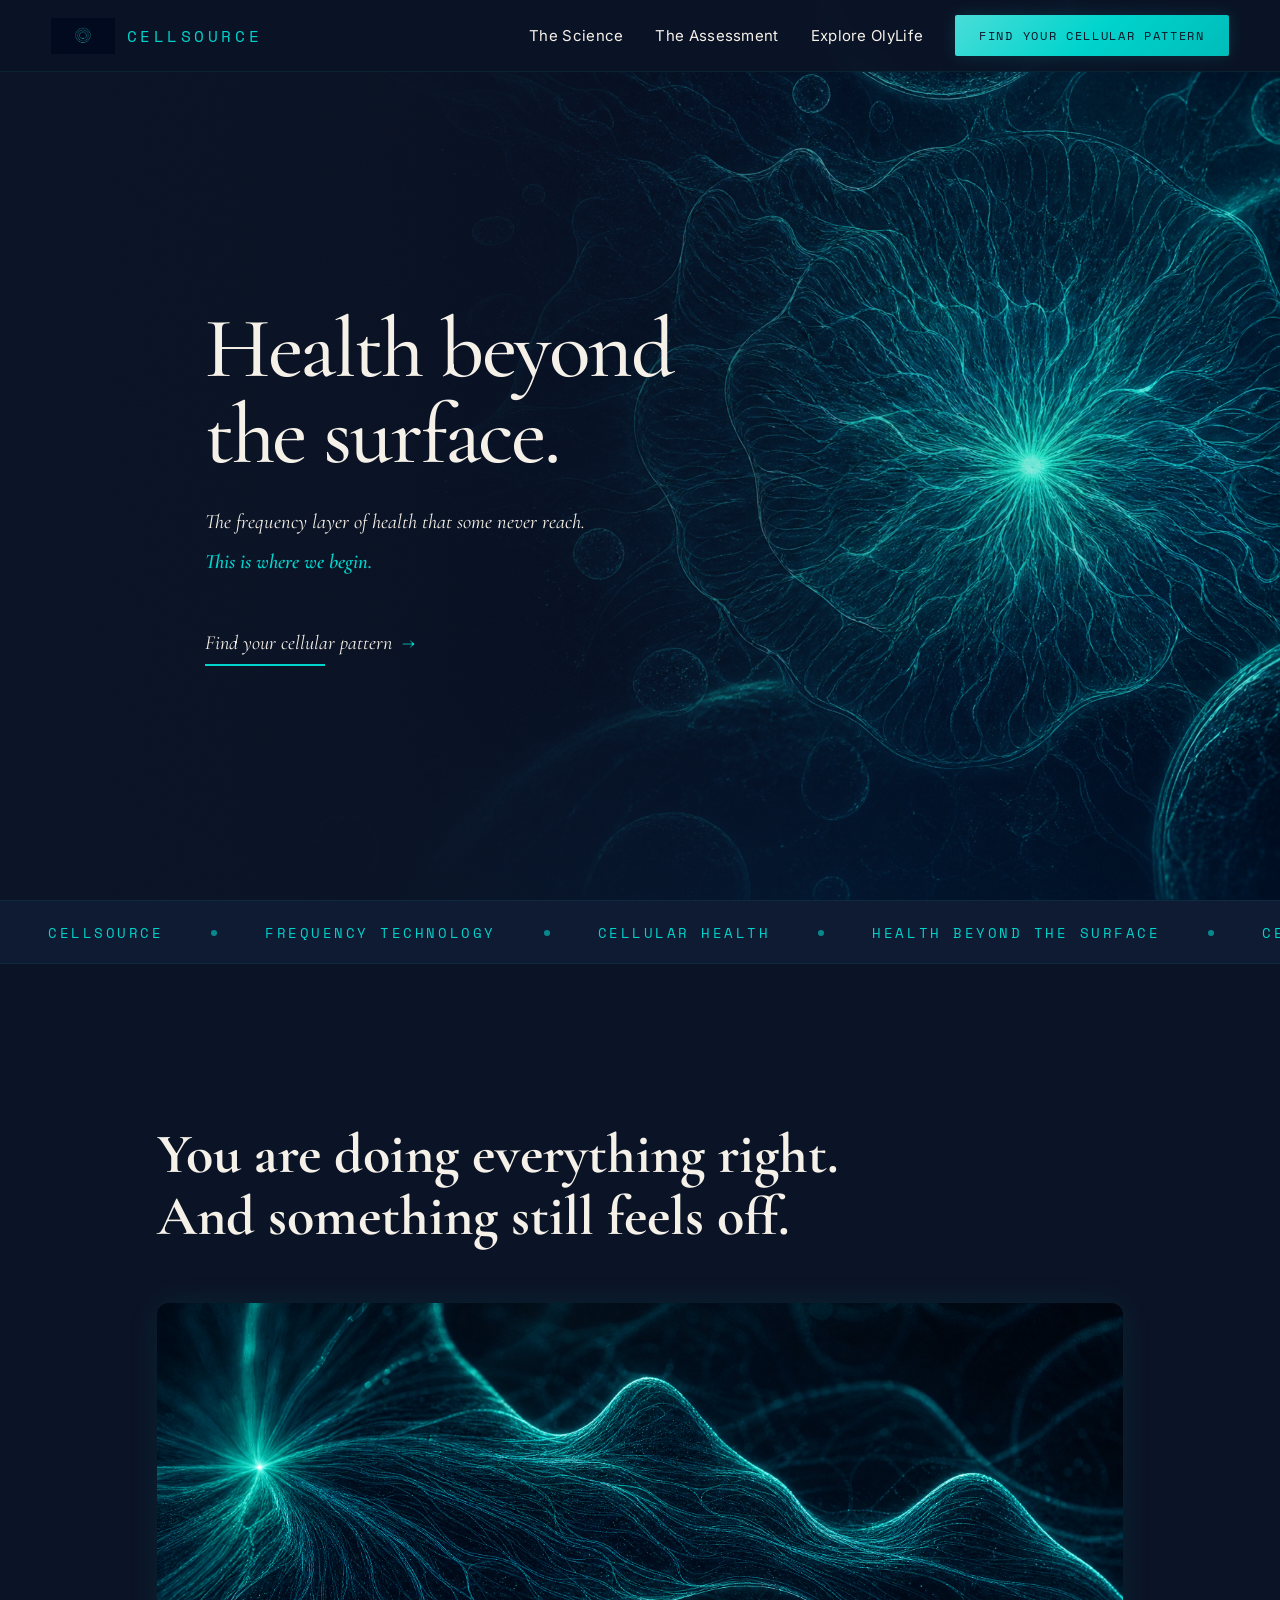
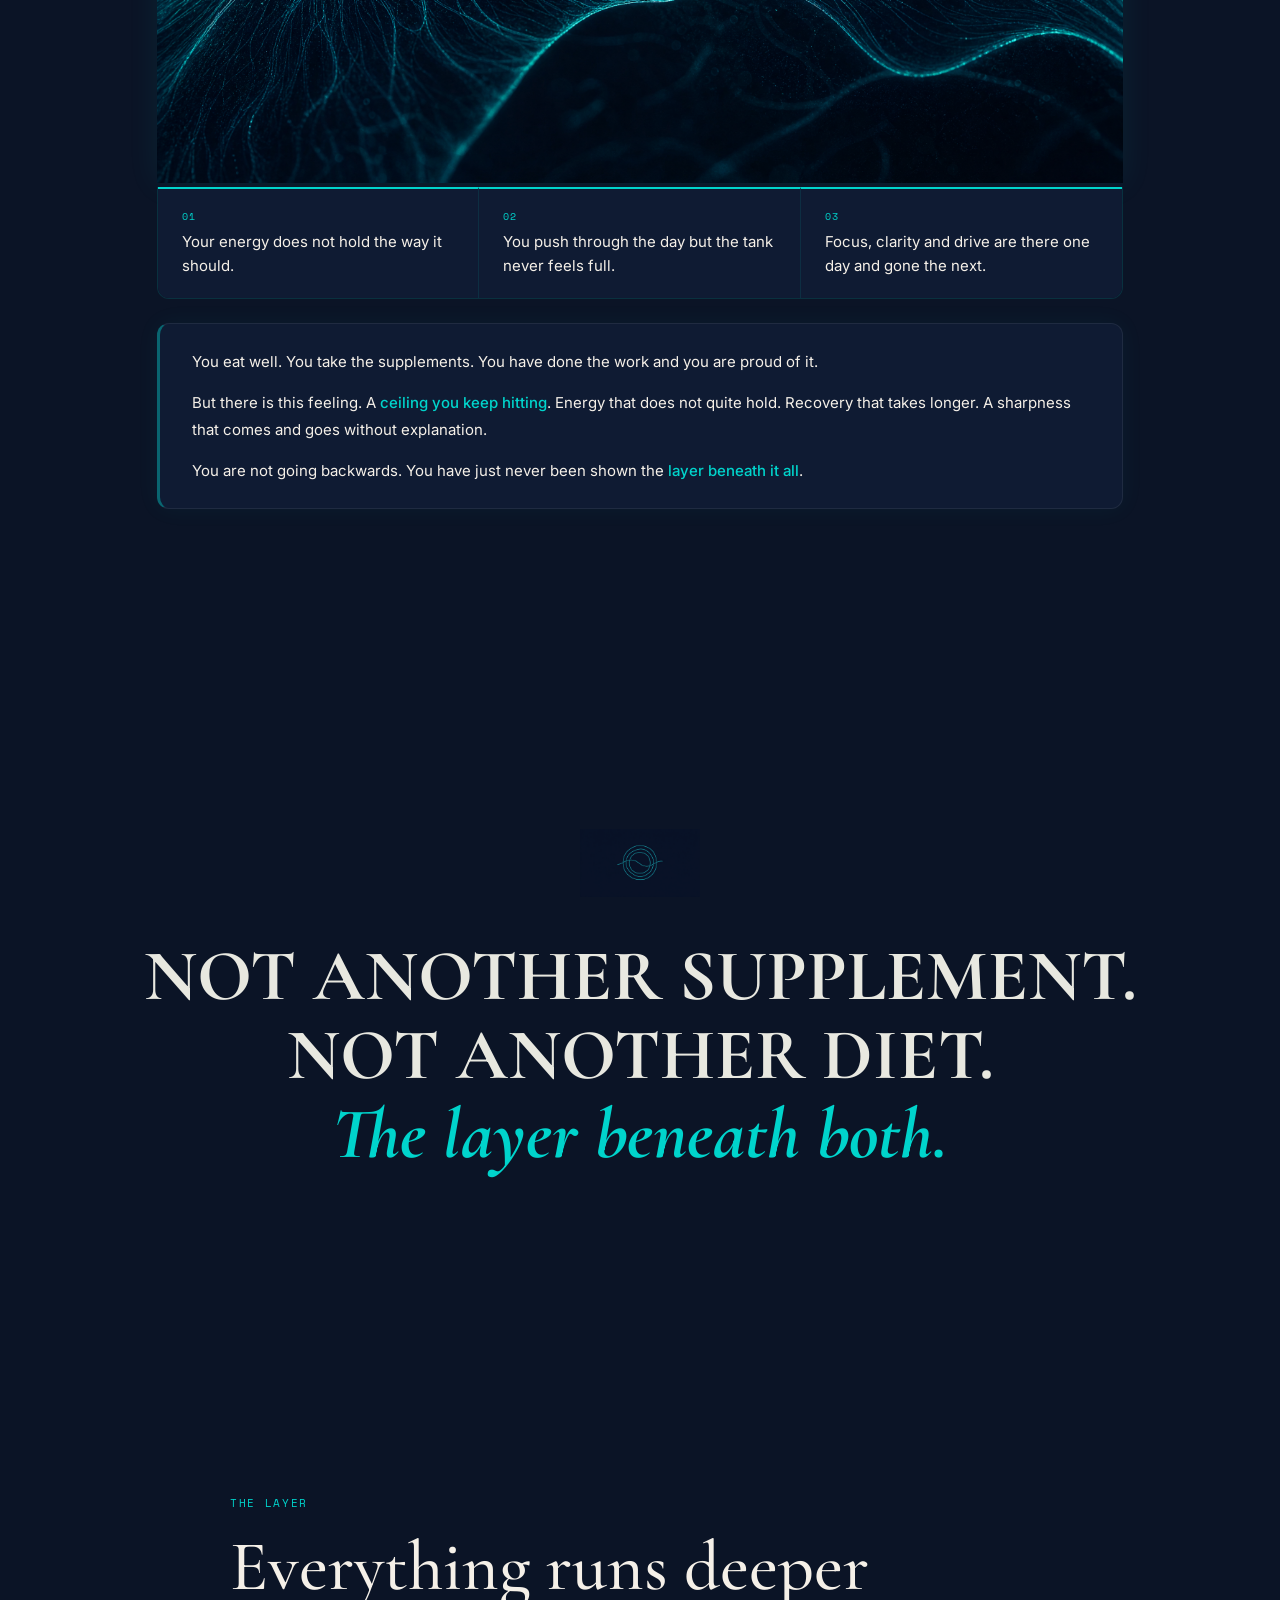
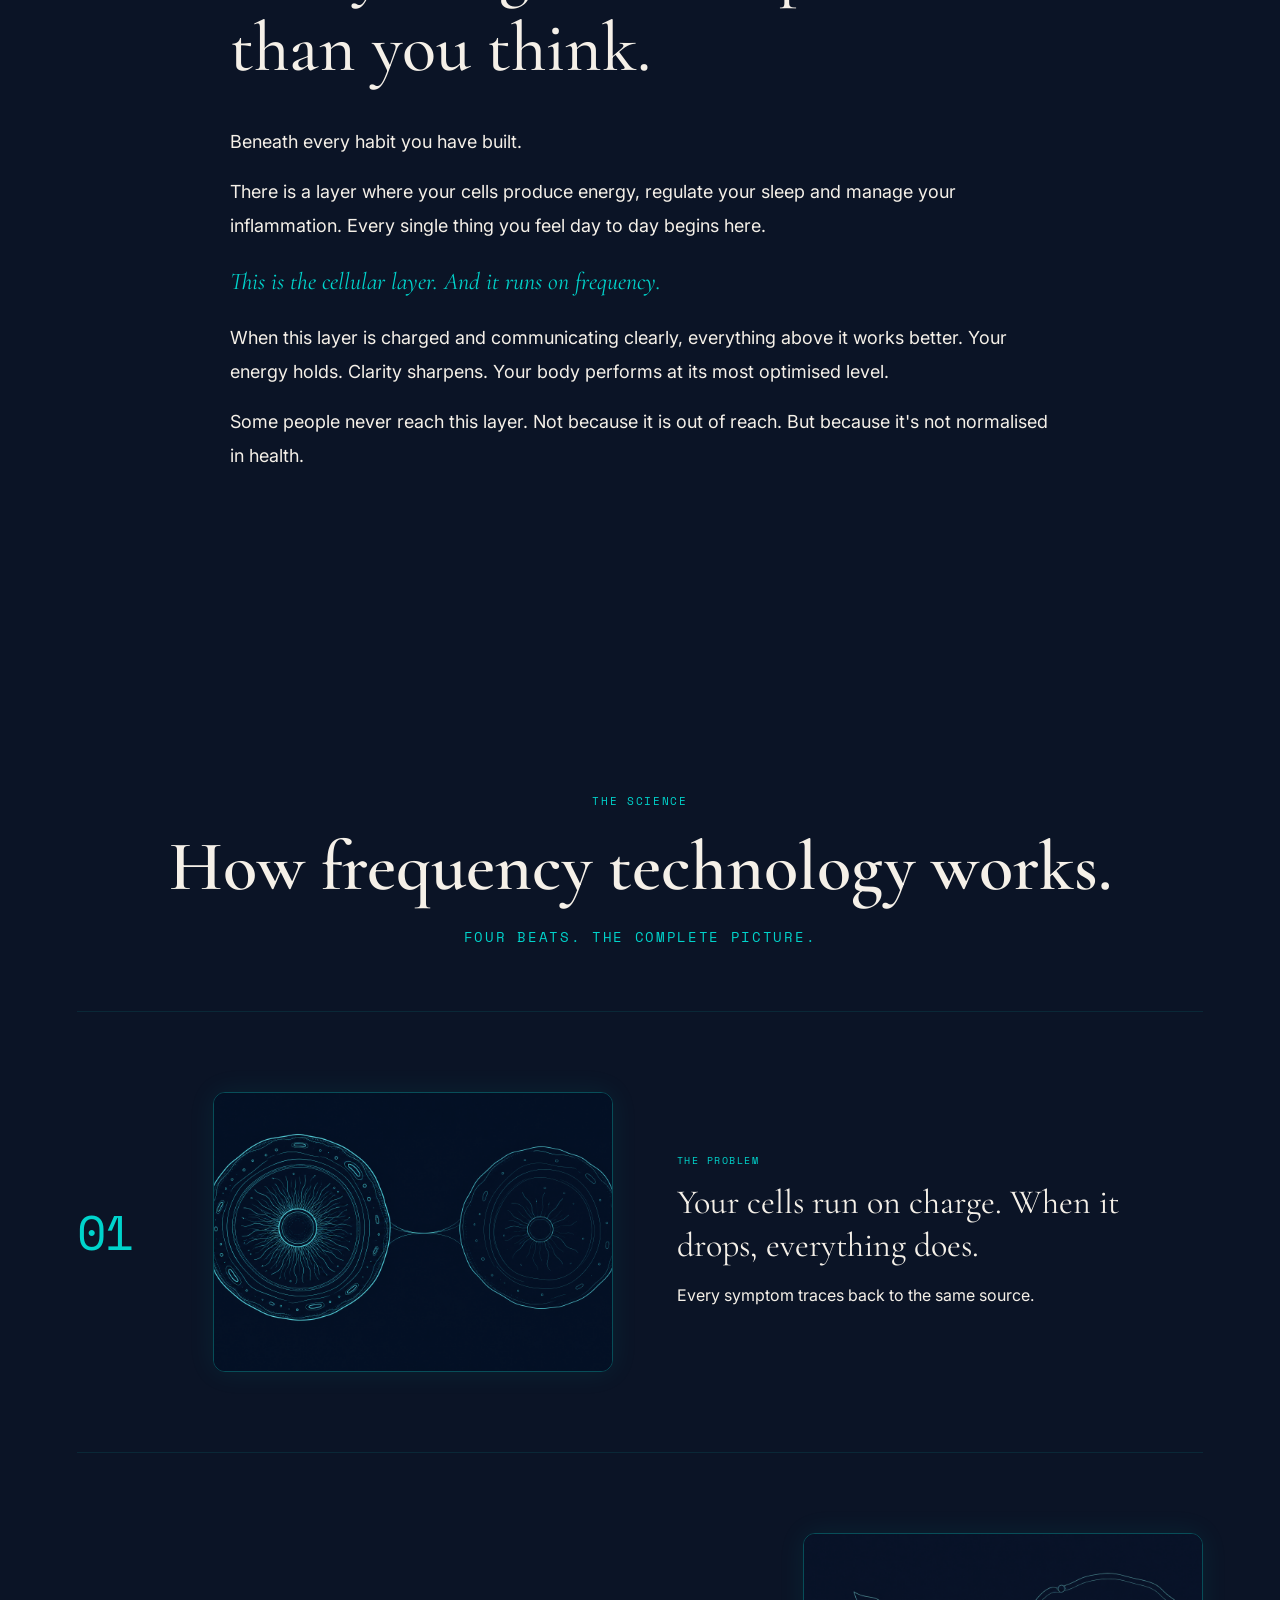
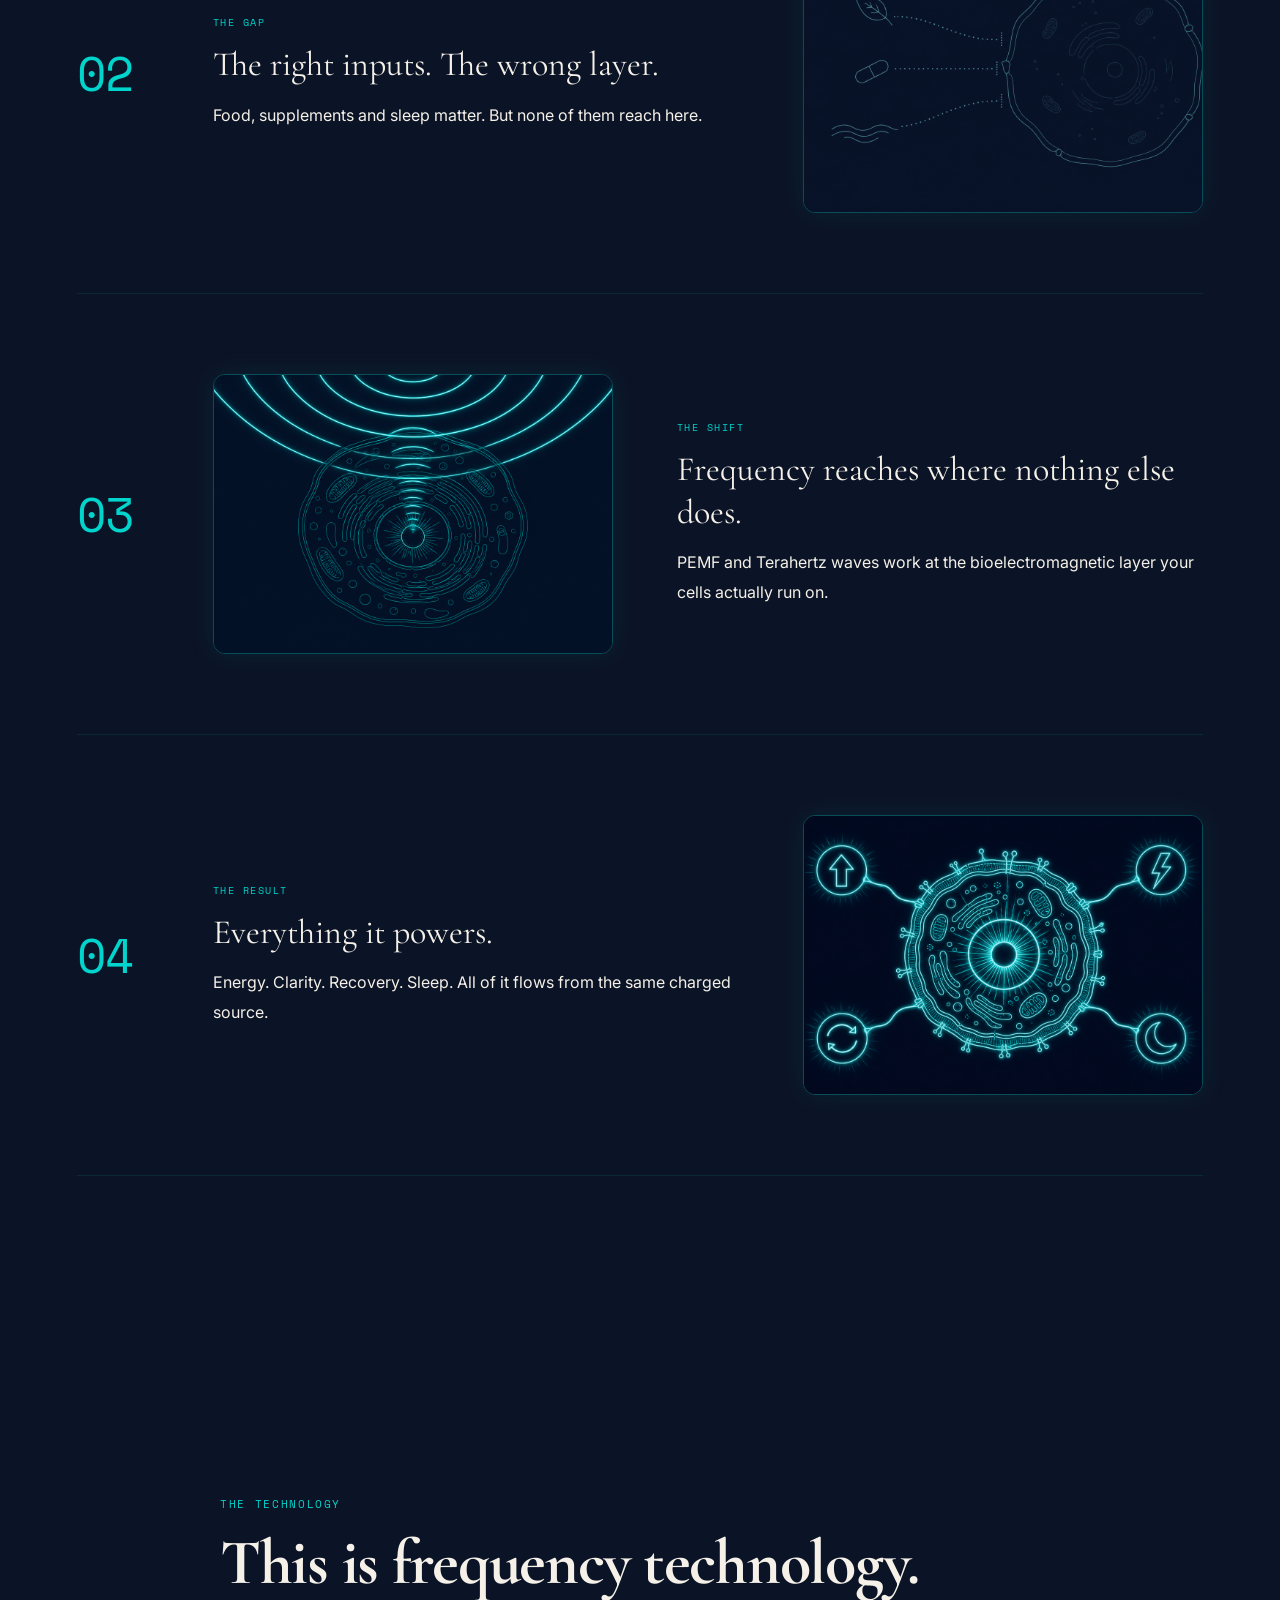
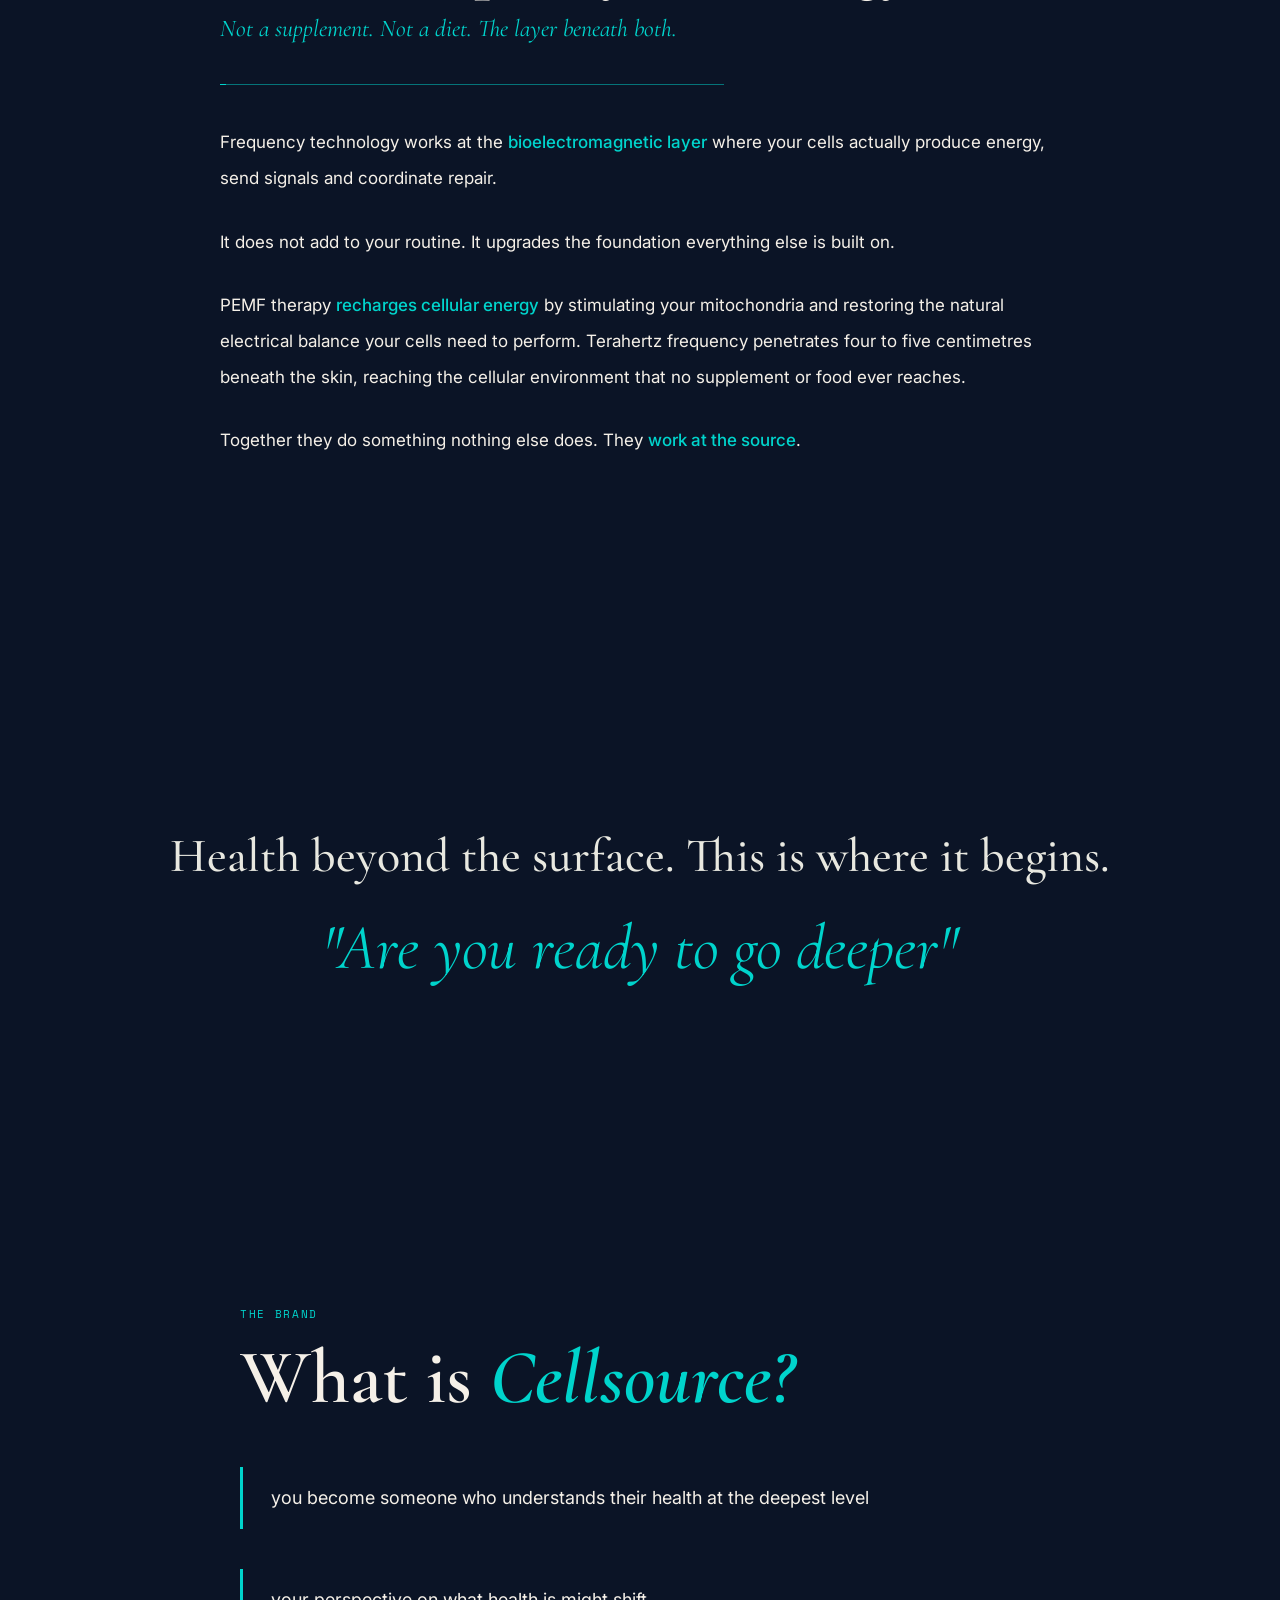
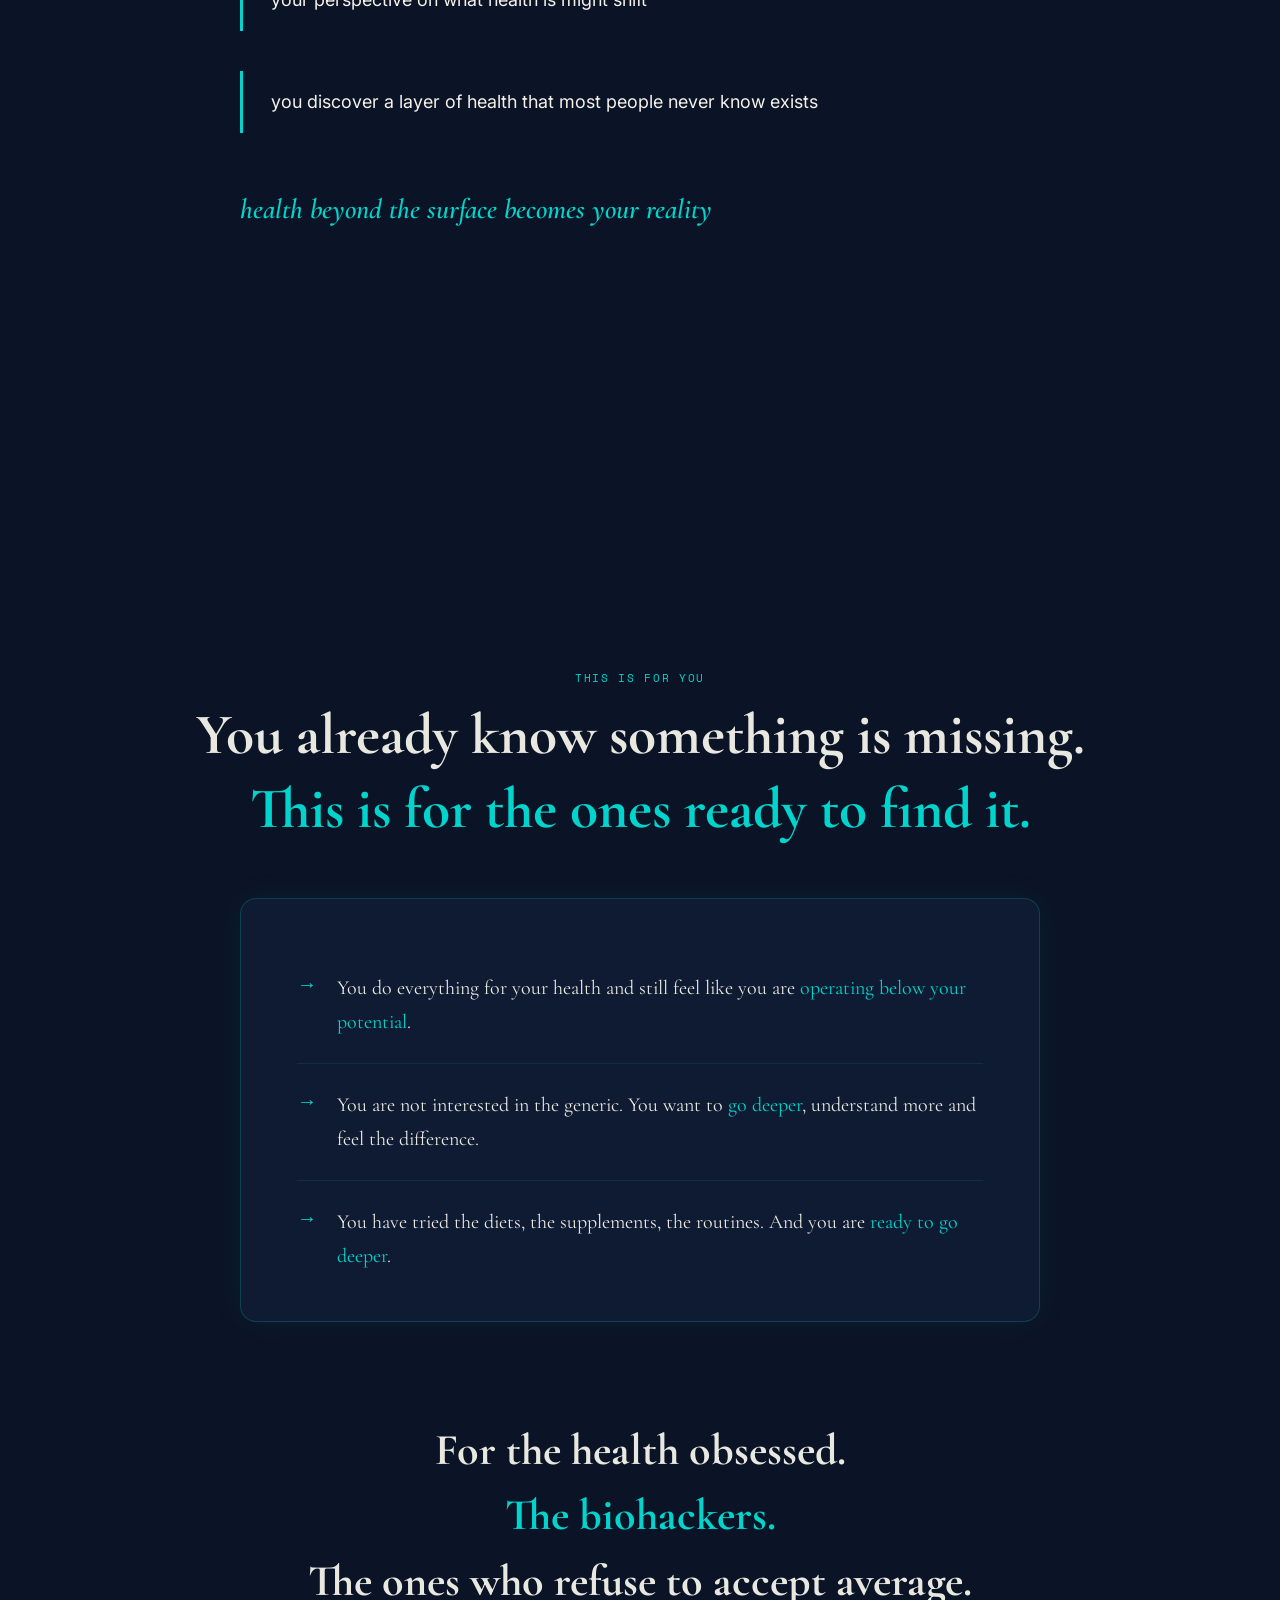
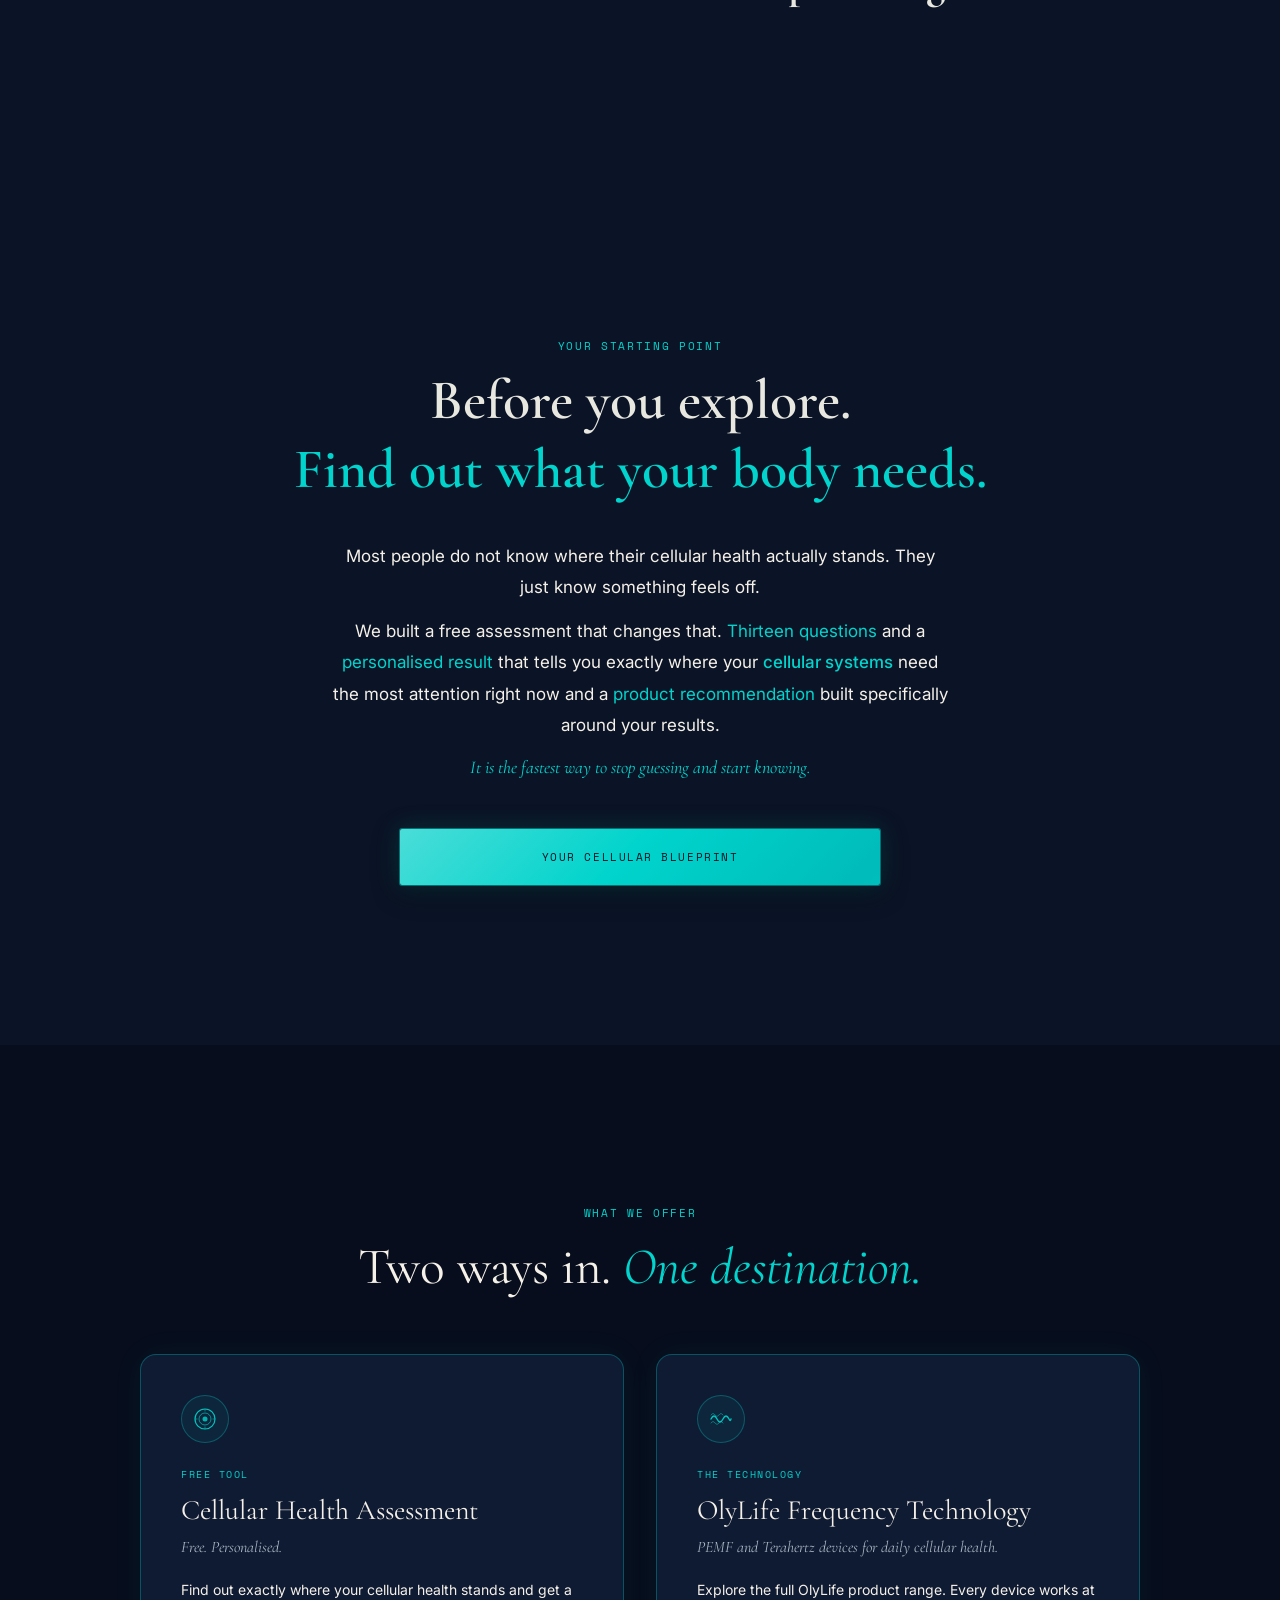
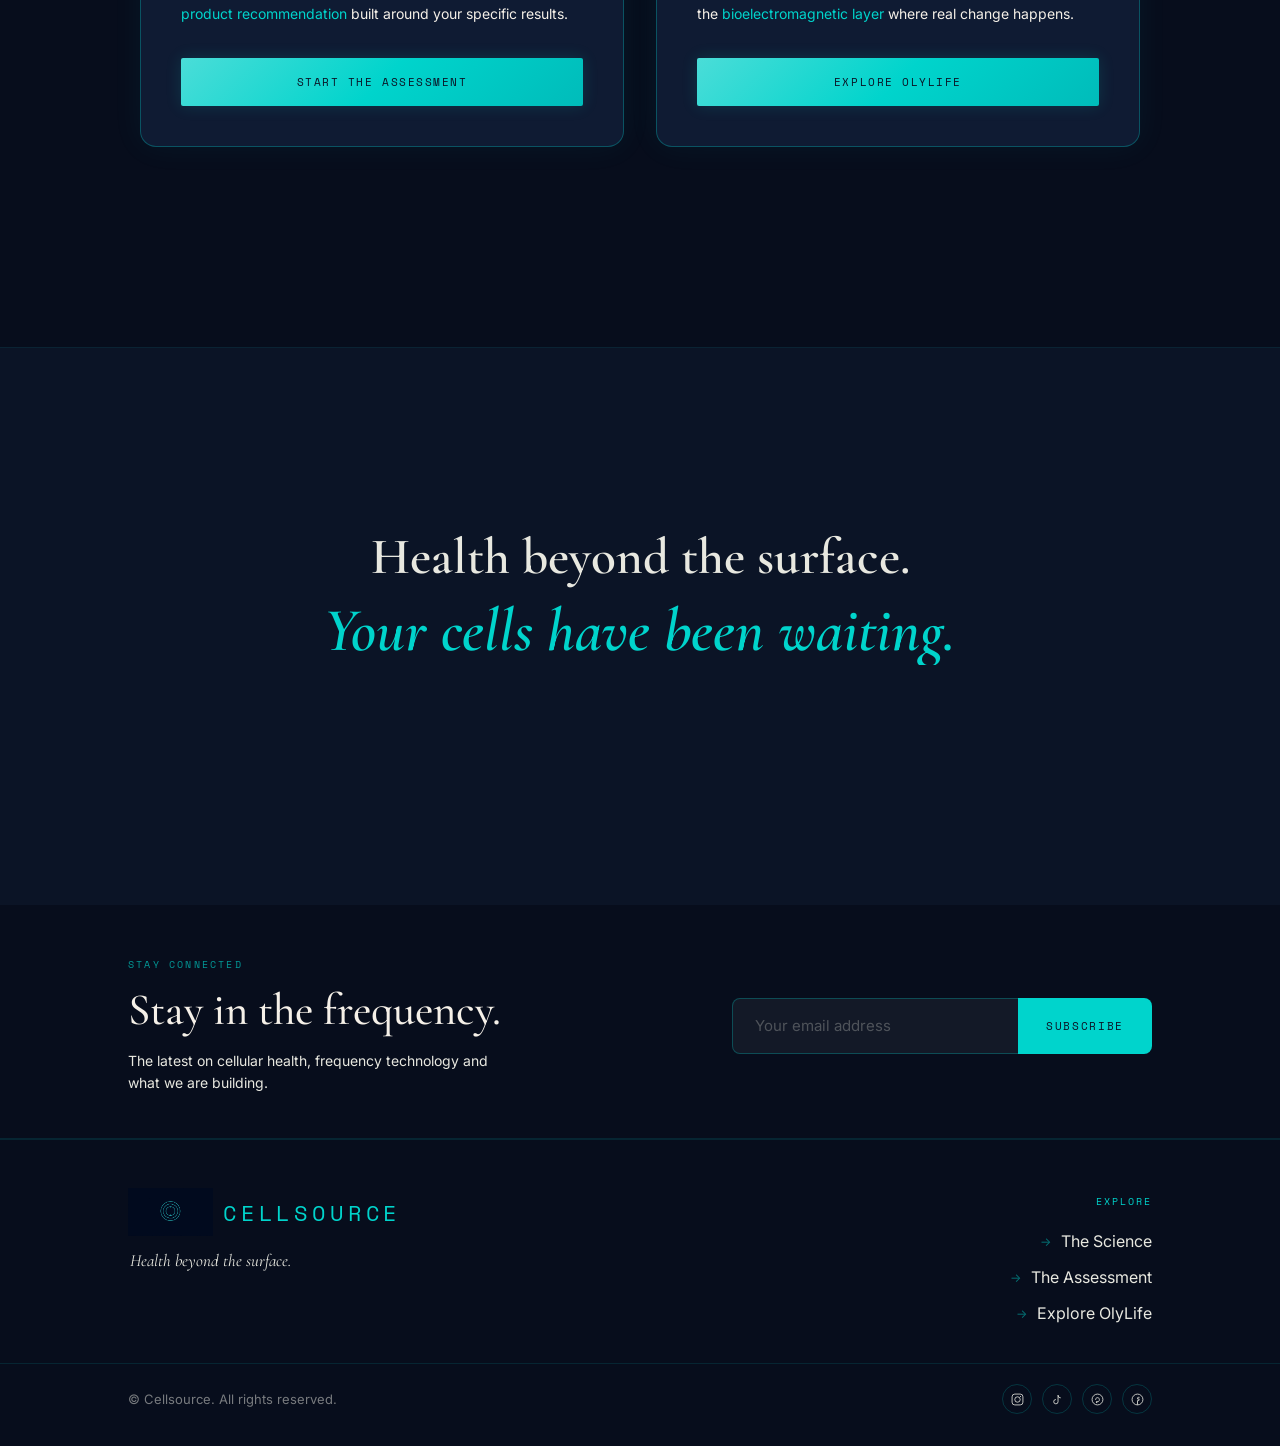
<file: index.html>
<!DOCTYPE html>
<html lang="en">
<head>
  <meta charset="UTF-8">
  <meta name="viewport" content="width=device-width, initial-scale=1.0">
  <title>Cellsource — Health Beyond the Surface</title>
  <link rel="preconnect" href="https://fonts.googleapis.com">
  <link rel="preconnect" href="https://fonts.gstatic.com" crossorigin>
  <link href="https://fonts.googleapis.com/css2?family=Cormorant+Garamond:ital,wght@0,300;0,400;0,500;0,600;1,300;1,400;1,500;1,600&family=Inter:wght@300;400;500&family=Space+Mono:wght@400&display=swap" rel="stylesheet">
  <link rel="stylesheet" href="hub.css?v=2">
</head>
<body>

<!-- ═══════════════════════════════════════
     NAVIGATION
═══════════════════════════════════════ -->
<nav class="hub-nav" role="navigation" aria-label="Main navigation">
  <div class="hub-nav-inner">

    <a href="index.html" class="hub-nav-brand">
      <img
        src="images/nav-brand-mark.png"
        alt="Cellsource"
        class="hub-nav-brandmark"
        width="36"
        height="36"
      >
      <span class="hub-nav-wordmark">Cellsource</span>
    </a>

    <div class="hub-nav-right">
      <ul class="hub-nav-links">
        <li><a href="science/science.html">The Science</a></li>
        <li><a href="assessment/index.html">The Assessment</a></li>
        <li><a href="olylife/olylife.html" target="_blank" rel="noopener">Explore OlyLife</a></li>
      </ul>
      <a href="assessment/index.html" class="hub-nav-cta desktop-only">Find your cellular pattern</a>
    </div>

    <button class="hub-hamburger" aria-label="Open menu" aria-expanded="false">
      <span></span>
      <span></span>
      <span></span>
    </button>

  </div>
</nav>

<!-- Mobile Menu Overlay -->
<div class="hub-mobile-menu" role="dialog" aria-label="Navigation menu">
  <a href="#science">The Science</a>
  <a href="assessment/index.html">The Assessment</a>
  <a href="olylife/olylife.html" target="_blank" rel="noopener">Explore OlyLife</a>
  <a href="assessment/index.html" class="hub-nav-cta">Find your cellular pattern</a>
</div>

<!-- ═══════════════════════════════════════
     SECTION 1 — HERO
═══════════════════════════════════════ -->
<section class="hub-hero" aria-label="Hero">

  <div class="hub-hero-bg" style="background-image: url('images/hero-background.png');"></div>
  <div class="hub-hero-atmosphere"></div>
  <div class="hub-hero-grain"></div>

  <div class="hub-hero-content hub-hero__content">

    <h1 class="hub-hero-headline hub-hero__headline">Health beyond the surface.</h1>

    <p class="hub-hero-sub">
      <span class="hub-hero-sub-first">The frequency layer of health that some never reach.</span>
      <span class="hub-hero-sub-second">This is where we begin.</span>
    </p>

    <a href="assessment/index.html" class="hub-hero-cta-link">
      <span class="hub-hero-cta-label">Find your cellular pattern <span class="hub-hero-cta-chevron">→</span></span>
      <span class="hub-hero-cta-underline"></span>
    </a>

  </div>

  <div class="hub-scroll-indicator" aria-hidden="true">
    <svg width="20" height="20" viewBox="0 0 20 20" fill="none" xmlns="http://www.w3.org/2000/svg">
      <path d="M10 3v14M4 11l6 6 6-6" stroke="#00D4CC" stroke-width="1.5" stroke-linecap="round" stroke-linejoin="round"/>
    </svg>
  </div>

</section>

<!-- ═══════════════════════════════════════
     TICKER STRIP
═══════════════════════════════════════ -->
<div class="hub-ticker" aria-hidden="true">
  <div id="tickerTrack" class="hub-ticker-track hub-ticker__track">
    <div id="tickerGroup" class="hub-ticker-group">
      <span class="hub-ticker-phrase">Cellsource</span>
      <span class="hub-ticker-sep"></span>
      <span class="hub-ticker-phrase">Frequency Technology</span>
      <span class="hub-ticker-sep"></span>
      <span class="hub-ticker-phrase">Cellular Health</span>
      <span class="hub-ticker-sep"></span>
      <span class="hub-ticker-phrase">Health Beyond the Surface</span>
      <span class="hub-ticker-sep"></span>
    </div>
  </div>
</div>

<!-- ═══════════════════════════════════════
     SECTION 2 — THE REALITY CHECK
═══════════════════════════════════════ -->
<section class="hub-section hub-reality" aria-label="The Reality Check">
  <div class="hub-section-inner">

    <h2 class="hub-reality-headline-above reveal">You are doing everything right.<br>And something still feels off.</h2>

    <div class="hub-reality-cols">

      <!-- Image: full width, top of stack -->
      <div class="hub-reality-image-wrap reveal reveal-d1">
        <img
          src="images/visual-2-macro.png"
          alt="Cellular health visualised"
          class="hub-reality-image"
          loading="lazy"
          width="600"
          height="700"
        >
      </div>

      <!-- Boxes: three-column row below image -->
      <div class="hub-reality-boxes reveal reveal-d2">
        <div class="hub-reality-box">
          <span class="hub-reality-box-num">01</span>
          <span class="hub-reality-box-text">Your energy does not hold the way it should.</span>
        </div>
        <div class="hub-reality-box">
          <span class="hub-reality-box-num">02</span>
          <span class="hub-reality-box-text">You push through the day but the tank never feels full.</span>
        </div>
        <div class="hub-reality-box">
          <span class="hub-reality-box-num">03</span>
          <span class="hub-reality-box-text">Focus, clarity and drive are there one day and gone the next.</span>
        </div>
      </div>

      <!-- Body text: card below boxes -->
      <div class="hub-reality-body reveal reveal-d3">
        <p>You eat well. You take the supplements. You have done the work and you are proud of it.</p>
        <p>But there is this feeling. A <span class="hub-kw">ceiling you keep hitting</span>. Energy that does not quite hold. Recovery that takes longer. A sharpness that comes and goes without explanation.</p>
        <p>You are not going backwards. You have just never been shown the <span class="hub-kw">layer beneath it all</span>.</p>
      </div>

    </div>

  </div>
</section>

<!-- ═══════════════════════════════════════
     QUOTE MOMENT 1
═══════════════════════════════════════ -->
<section class="hub-quote-moment" aria-label="Quote">

  <img
    src="images/quote-symbol-1.png"
    alt=""
    class="hub-quote-symbol reveal"
    loading="lazy"
    width="120"
    height="120"
    aria-hidden="true"
  >

  <span class="hub-qm-line-1 hub-quote__line1 reveal reveal-d1">Not another supplement.</span>
  <span class="hub-qm-line-2 hub-quote__line2 reveal reveal-d2">NOT ANOTHER DIET.</span>
  <span class="hub-qm-line-3 hub-quote__line3 reveal reveal-d3">The layer beneath both.</span>

</section>

<!-- ═══════════════════════════════════════
     SECTION 3 — THE LAYER
═══════════════════════════════════════ -->
<section class="hub-section hub-layer" id="science" aria-label="The Layer">
  <div class="hub-layer-inner reveal">

    <span class="hub-label">The Layer</span>

    <h2 class="hub-layer-headline">Everything runs deeper<br>than you think.</h2>

    <div class="hub-layer-body">
      <p>Beneath every habit you have built.</p>
      <p>There is a layer where your cells produce energy, regulate your sleep and manage your inflammation. Every single thing you feel day to day begins here.</p>
      <p><span class="hub-layer-emphasis">This is the cellular layer. And it runs on frequency.</span></p>
      <p>When this layer is charged and communicating clearly, everything above it works better. Your energy holds. Clarity sharpens. Your body performs at its most optimised level.</p>
      <p>Some people never reach this layer. Not because it is out of reach. But because it's not normalised in health.</p>
    </div>

  </div>
</section>

<!-- ═══════════════════════════════════════
     THE SCIENCE — VERTICAL STEPS
═══════════════════════════════════════ -->
<section class="hub-beats" aria-label="How frequency technology works">

  <div class="hub-beats-header-wrap">
    <span class="hub-label reveal">The Science</span>
    <h2 class="hub-beats-title reveal reveal-d1">How frequency technology works.</h2>
    <p class="hub-beats-sub reveal reveal-d2">Four beats. The complete picture.</p>
  </div>

  <div class="hub-beats-steps">

    <!-- Beat 1: num | image | copy -->
    <div class="hub-beat-row hub-beat-row-odd reveal">
      <div class="hub-beat-row-divider"></div>
      <div class="hub-beat-row-inner">
        <div class="hub-beat-row-num">01</div>
        <div class="hub-beat-row-image">
          <img
            src="images/beat-1.png"
            alt="Charged vs depleted cells"
            loading="lazy"
            width="320"
            height="220"
          >
        </div>
        <div class="hub-beat-row-copy">
          <span class="hub-beat-label">The Problem</span>
          <h3 class="hub-beat-headline">Your cells run on charge. When it drops, everything does.</h3>
          <p class="hub-beat-body">Every symptom traces back to the same source.</p>
        </div>
      </div>
    </div>

    <!-- Beat 2: num | copy | image -->
    <div class="hub-beat-row hub-beat-row-even reveal reveal-d1">
      <div class="hub-beat-row-divider"></div>
      <div class="hub-beat-row-inner">
        <div class="hub-beat-row-num">02</div>
        <div class="hub-beat-row-image">
          <img
            src="images/beat-2.png"
            alt="Inputs blocked at cellular level"
            loading="lazy"
            width="320"
            height="220"
          >
        </div>
        <div class="hub-beat-row-copy">
          <span class="hub-beat-label">The Gap</span>
          <h3 class="hub-beat-headline">The right inputs. The wrong layer.</h3>
          <p class="hub-beat-body">Food, supplements and sleep matter. But none of them reach here.</p>
        </div>
      </div>
    </div>

    <!-- Beat 3: num | image | copy -->
    <div class="hub-beat-row hub-beat-row-odd reveal reveal-d1">
      <div class="hub-beat-row-divider"></div>
      <div class="hub-beat-row-inner">
        <div class="hub-beat-row-num">03</div>
        <div class="hub-beat-row-image">
          <img
            src="images/beat-3.png"
            alt="Frequency arriving at cellular level"
            loading="lazy"
            width="320"
            height="220"
          >
        </div>
        <div class="hub-beat-row-copy">
          <span class="hub-beat-label">The Shift</span>
          <h3 class="hub-beat-headline">Frequency reaches where nothing else does.</h3>
          <p class="hub-beat-body">PEMF and Terahertz waves work at the bioelectromagnetic layer your cells actually run on.</p>
        </div>
      </div>
    </div>

    <!-- Beat 4: num | copy | image -->
    <div class="hub-beat-row hub-beat-row-even reveal reveal-d2">
      <div class="hub-beat-row-divider"></div>
      <div class="hub-beat-row-inner">
        <div class="hub-beat-row-num">04</div>
        <div class="hub-beat-row-image">
          <img
            src="images/beat-4.png"
            alt="Fully charged cells"
            loading="lazy"
            width="320"
            height="220"
          >
        </div>
        <div class="hub-beat-row-copy">
          <span class="hub-beat-label">The Result</span>
          <h3 class="hub-beat-headline">Everything it powers.</h3>
          <p class="hub-beat-body">Energy. Clarity. Recovery. Sleep. All of it flows from the same charged source.</p>
        </div>
      </div>
    </div>

    <!-- Final divider -->
    <div class="hub-beat-row-divider"></div>

  </div>

</section>

<!-- ═══════════════════════════════════════
     SECTION 4 — THE TECHNOLOGY
═══════════════════════════════════════ -->
<section class="hub-tech" aria-label="The Technology">

  <div class="hub-tech-content">
    <span class="hub-label reveal">The Technology</span>

    <h2 class="hub-tech-headline reveal reveal-d1">This is frequency technology.</h2>

    <p class="hub-tech-sub reveal reveal-d2">Not a supplement. Not a diet. The layer beneath both.</p>

    <hr class="hub-tech-rule reveal reveal-d3">

    <div class="hub-tech-body reveal reveal-d4">
      <p>Frequency technology works at the <span class="hub-kw">bioelectromagnetic layer</span> where your cells actually produce energy, send signals and coordinate repair.</p>
      <p>It does not add to your routine. It upgrades the foundation everything else is built on.</p>
      <p>PEMF therapy <span class="hub-kw">recharges cellular energy</span> by stimulating your mitochondria and restoring the natural electrical balance your cells need to perform. Terahertz frequency penetrates four to five centimetres beneath the skin, reaching the cellular environment that no supplement or food ever reaches.</p>
      <p>Together they do something nothing else does. They <span class="hub-kw">work at the source</span>.</p>
    </div>

  </div>

</section>

<!-- ═══════════════════════════════════════
     QUOTE COMBINED
═══════════════════════════════════════ -->
<section class="hub-quote-combined" aria-label="Quote">
  <p class="hub-quote-combined__line1">Health beyond the surface. This is where it begins.</p>
  <p class="hub-quote-combined__line2">"Are you ready to go deeper"</p>
</section>

<!-- ═══════════════════════════════════════
     SECTION 5 — WHAT IS CELLSOURCE
═══════════════════════════════════════ -->
<section class="hub-section hub-brand" aria-label="What is Cellsource">
  <div class="hub-section-inner hub-brand__content">

    <!-- Full-width heading -->
    <div class="hub-brand-heading-wrap reveal">
      <span class="hub-label">The Brand</span>
      <h2 class="hub-brand-main-heading">What is <span class="teal-italic">Cellsource?</span></h2>
    </div>

    <!-- Single column content -->
    <div class="hub-brand-cols">

      <div class="hub-brand-left reveal reveal-d1">
        <div class="hub-brand-editorial-lines">
          <div class="hub-brand-editorial-line">
            <p class="hub-brand-editorial-text">you become someone who understands their health at the deepest level</p>
          </div>
          <div class="hub-brand-editorial-line">
            <p class="hub-brand-editorial-text">your perspective on what health is might shift</p>
          </div>
          <div class="hub-brand-editorial-line">
            <p class="hub-brand-editorial-text">you discover a layer of health that most people never know exists</p>
          </div>
        </div>
        <p class="hub-brand-closing">health beyond the surface becomes your reality</p>
      </div>

    </div>

  </div>
</section>

<!-- ═══════════════════════════════════════
     SECTION 6 — WHO THIS IS FOR
═══════════════════════════════════════ -->
<section class="hub-section hub-audience" aria-label="Who this is for">
  <div class="hub-audience-inner">

    <span class="hub-label reveal">This Is For You</span>

    <h2 class="hub-audience-headline reveal reveal-d1">
      <span class="tify-line1">You already know something is missing.</span>
      <span class="tify-line2">This is for the ones ready to find it.</span>
    </h2>

    <div class="tify-card">
      <div class="tify-card__item">
        <span class="tify-card__arrow">→</span>
        <p class="tify-card__text">You do everything for your health and still feel like you are <span style="color:#00D4CC">operating below your potential</span>.</p>
      </div>
      <div class="tify-card__item">
        <span class="tify-card__arrow">→</span>
        <p class="tify-card__text">You are not interested in the generic. You want to <span style="color:#00D4CC">go deeper</span>, understand more and feel the difference.</p>
      </div>
      <div class="tify-card__item">
        <span class="tify-card__arrow">→</span>
        <p class="tify-card__text">You have tried the diets, the supplements, the routines. And you are <span style="color:#00D4CC">ready to go deeper</span>.</p>
      </div>
    </div>

    <div class="tify-closing">
      <span class="tify-closing__text tify-closing__text--white">For the health obsessed.</span>
      <span class="tify-closing__text tify-closing__text--teal">The biohackers.</span>
      <span class="tify-closing__text tify-closing__text--white">The ones who refuse to accept average.</span>
    </div>

  </div>
</section>

<!-- ═══════════════════════════════════════
     SECTION 8 — YOUR STARTING POINT
═══════════════════════════════════════ -->
<section class="hub-section hub-start" aria-label="Your Starting Point">
  <div class="hub-start-inner">

    <span class="hub-label reveal">Your Starting Point</span>

    <div class="sp-heading reveal reveal-d1">
      <span class="sp-heading__line1">Before you explore.</span>
      <span class="sp-heading__line2">Find out what your body needs.</span>
    </div>

    <div class="hub-start-body reveal reveal-d2">
      <p>Most people do not know where their cellular health actually stands. They just know something feels off.</p>
      <p>We built a free assessment that changes that. <span class="hub-teal-highlight">Thirteen questions</span> and a <span class="hub-teal-highlight">personalised result</span> that tells you exactly where your <span class="hub-kw">cellular systems</span> need the most attention right now and a <span class="hub-teal-highlight">product recommendation</span> built specifically around your results.</p>
    </div>

    <span class="hub-start-italic hub-start-italic-teal reveal reveal-d3">It is the fastest way to stop guessing and start knowing.</span>

    <a href="assessment/index.html" class="hub-start-cta hub-start-cta-spaced reveal reveal-d4">Your cellular blueprint</a>

  </div>
</section>

<!-- ═══════════════════════════════════════
     SECTION 9 — WHAT WE OFFER
═══════════════════════════════════════ -->
<section class="hub-section hub-offer" aria-label="What we offer">
  <div class="hub-offer-inner">

    <span class="hub-label reveal">What We Offer</span>

    <h2 class="hub-offer-headline reveal reveal-d1">Two ways in. <span class="hub-offer-destination">One destination.</span></h2>

    <div class="hub-offer-cards">

      <!-- Card 1: Assessment -->
      <div class="hub-offer-card reveal reveal-d1">
        <div class="hub-offer-card-icon">
          <svg width="24" height="24" viewBox="0 0 24 24" fill="none" xmlns="http://www.w3.org/2000/svg" aria-hidden="true"><circle cx="12" cy="12" r="10" stroke="#00D4CC" stroke-width="1.2" opacity="0.9"/><circle cx="12" cy="12" r="6" stroke="#00D4CC" stroke-width="1" opacity="0.6"/><circle cx="12" cy="12" r="2.5" fill="#00D4CC" opacity="0.8"/><line x1="12" y1="2" x2="12" y2="4.5" stroke="#00D4CC" stroke-width="1" opacity="0.5"/><line x1="12" y1="19.5" x2="12" y2="22" stroke="#00D4CC" stroke-width="1" opacity="0.5"/><line x1="2" y1="12" x2="4.5" y2="12" stroke="#00D4CC" stroke-width="1" opacity="0.5"/><line x1="19.5" y1="12" x2="22" y2="12" stroke="#00D4CC" stroke-width="1" opacity="0.5"/></svg>
        </div>
        <span class="hub-offer-card-label">Free Tool</span>
        <h3 class="hub-offer-card-heading">Cellular Health Assessment</h3>
        <p class="hub-offer-card-sub">Free. Personalised.</p>
        <p class="hub-offer-card-body">Find out exactly where your cellular health stands and get a <span class="hub-teal-highlight">product recommendation</span> built around your specific results.</p>
        <a href="assessment/index.html" class="hub-offer-btn hub-offer-btn-primary">Start the assessment</a>
      </div>

      <!-- Card 2: OlyLife -->
      <div class="hub-offer-card reveal reveal-d2">
        <div class="hub-offer-card-icon">
          <svg width="24" height="24" viewBox="0 0 24 24" fill="none" xmlns="http://www.w3.org/2000/svg" aria-hidden="true"><path d="M2 12 Q5 6 8 12 Q11 18 14 12 Q17 6 20 12 Q21.5 15 22 12" stroke="#00D4CC" stroke-width="1.4" stroke-linecap="round" fill="none" opacity="0.9"/><path d="M2 16 Q4 13 6 16 Q8 19 10 16 Q12 13 14 16" stroke="#00D4CC" stroke-width="1" stroke-linecap="round" fill="none" opacity="0.45"/><path d="M2 8 Q4 5 6 8 Q8 11 10 8 Q12 5 14 8" stroke="#00D4CC" stroke-width="1" stroke-linecap="round" fill="none" opacity="0.45"/></svg>
        </div>
        <span class="hub-offer-card-label">The Technology</span>
        <h3 class="hub-offer-card-heading">OlyLife Frequency Technology</h3>
        <p class="hub-offer-card-sub">PEMF and Terahertz devices for daily cellular health.</p>
        <p class="hub-offer-card-body">Explore the full OlyLife product range. Every device works at the <span class="hub-teal-highlight">bioelectromagnetic layer</span> where real change happens.</p>
        <a href="olylife/olylife.html" target="_blank" rel="noopener" class="hub-offer-btn hub-offer-btn-primary">Explore OlyLife</a>
      </div>

    </div>

  </div>
</section>

<!-- ═══════════════════════════════════════
     SECTION 10 — THE CLOSE
═══════════════════════════════════════ -->
<section class="hub-close" aria-label="Closing">
  <div class="hub-close-content reveal" style="transition-delay: 300ms;">
    <p class="hub-close-line-1">Health beyond the surface.</p>
    <p class="hub-close-line-2">Your cells have been waiting.</p>
  </div>
</section>

<!-- ═══════════════════════════════════════
     NEWSLETTER
═══════════════════════════════════════ -->
<section class="hub-newsletter">
  <div class="hub-newsletter-inner">
    <div class="hub-newsletter-left">
      <p class="hub-newsletter-eyebrow">Stay Connected</p>
      <p class="hub-newsletter-heading">Stay in the frequency.</p>
      <p class="hub-newsletter-sub">The latest on cellular health, frequency technology and what we are building.</p>
    </div>
    <form class="hub-newsletter-form" id="hub-newsletter-form" onsubmit="return false;">
      <input type="email" class="hub-newsletter-input" id="hub-email-input" placeholder="Your email address" aria-label="Email address">
      <button type="submit" class="hub-newsletter-btn" id="hub-submit-btn">Subscribe</button>
    </form>
    <p id="hub-form-msg" style="display:none; margin-top:12px; font-family:'Inter',sans-serif; font-size:14px;"></p>
  </div>
</section>

<!-- ═══════════════════════════════════════
     FOOTER
═══════════════════════════════════════ -->
<footer class="hub-footer" role="contentinfo">

  <div class="hub-footer-wrap">

    <div class="hub-newsletter-footer-divider"></div>

    <div class="hub-footer-inner">

      <div class="hub-footer-brand">
        <a href="index.html" class="hub-footer-brand-row">
          <img
            src="images/nav-brand-mark.png"
            alt="Cellsource"
            class="hub-footer-brandmark"
            onerror="this.style.display='none'"
          >
          <span class="hub-footer-wordmark">Cellsource</span>
        </a>
        <span class="hub-footer-tagline">Health beyond the surface.</span>
      </div>

      <nav class="hub-footer-nav" aria-label="Footer navigation">
        <p class="hub-footer-nav-heading">Explore</p>
        <ul class="hub-footer-nav-links">
          <li><a href="science/science.html">The Science</a></li>
          <li><a href="assessment/index.html">The Assessment</a></li>
          <li><a href="olylife/olylife.html">Explore OlyLife</a></li>
        </ul>
      </nav>

    </div>

    <hr class="hub-footer-divider">
    <div class="hub-footer-bottom">
      <p class="hub-footer-copyright">© Cellsource. All rights reserved.</p>
      <div class="hub-footer-socials">
        <a href="#" class="hub-footer-social-link" aria-label="Instagram">
          <svg width="13" height="13" viewBox="0 0 24 24" fill="none" stroke="currentColor" stroke-width="1.5" aria-hidden="true"><rect x="2" y="2" width="20" height="20" rx="5"/><circle cx="12" cy="12" r="5"/><circle cx="17.5" cy="6.5" r="1" fill="currentColor" stroke="none"/></svg>
        </a>
        <a href="#" class="hub-footer-social-link" aria-label="TikTok">
          <svg width="13" height="13" viewBox="0 0 24 24" fill="none" stroke="currentColor" stroke-width="1.5" aria-hidden="true"><path d="M9 12a4 4 0 1 0 4 4V4a5 5 0 0 0 5 5"/></svg>
        </a>
        <a href="#" class="hub-footer-social-link" aria-label="Pinterest">
          <svg width="13" height="13" viewBox="0 0 24 24" fill="none" stroke="currentColor" stroke-width="1.5" aria-hidden="true"><circle cx="12" cy="12" r="10"/><path d="M8.5 12c0-1.9 1.5-3.5 3.5-3.5s3.5 1.6 3.5 3.5c0 2.5-1.1 4-2.8 4-.6 0-1.1-.3-1.2-.7l-.3 1.3c-.2.7-.6 1.4-.9 1.9-.3-.9-.5-1.8-.3-2.6" stroke-linecap="round"/></svg>
        </a>
        <a href="#" class="hub-footer-social-link" aria-label="Facebook">
          <svg width="13" height="13" viewBox="0 0 24 24" fill="none" stroke="currentColor" stroke-width="1.5" aria-hidden="true"><circle cx="12" cy="12" r="10"/><path d="M15 8h-1.5A1.5 1.5 0 0 0 12 9.5V11h3l-.5 3H12v7" stroke-linecap="round" stroke-linejoin="round"/></svg>
        </a>
      </div>
    </div>

  </div>

</footer>

<!-- ═══════════════════════════════════════
     JAVASCRIPT
═══════════════════════════════════════ -->
<script>
(function () {
  'use strict';

  /* ── Scroll indicator hide ── */
  var scrollIndicator = document.querySelector('.hub-scroll-indicator');
  if (scrollIndicator) {
    window.addEventListener('scroll', function () {
      if (window.scrollY > 120) {
        scrollIndicator.classList.add('is-hidden');
      }
    }, { passive: true });
  }

  /* ── Navigation hamburger ── */
  var hamburger = document.querySelector('.hub-hamburger');
  var mobileMenu = document.querySelector('.hub-mobile-menu');
  if (hamburger && mobileMenu) {
    hamburger.addEventListener('click', function () {
      var isOpen = hamburger.classList.toggle('is-open');
      mobileMenu.classList.toggle('is-open', isOpen);
      hamburger.setAttribute('aria-expanded', String(isOpen));
      document.body.style.overflow = isOpen ? 'hidden' : '';
    });
    mobileMenu.querySelectorAll('a').forEach(function (link) {
      link.addEventListener('click', function () {
        hamburger.classList.remove('is-open');
        mobileMenu.classList.remove('is-open');
        hamburger.setAttribute('aria-expanded', 'false');
        document.body.style.overflow = '';
      });
    });
    document.addEventListener('keydown', function (e) {
      if (e.key === 'Escape' && mobileMenu.classList.contains('is-open')) {
        hamburger.classList.remove('is-open');
        mobileMenu.classList.remove('is-open');
        hamburger.setAttribute('aria-expanded', 'false');
        document.body.style.overflow = '';
      }
    });
  }

  /* ── Ticker — JS seamless loop ── */
  (function () {
    function initTicker() {
      var track = document.getElementById('tickerTrack');
      var group = document.getElementById('tickerGroup');
      if (!track || !group) return;
      track.innerHTML = '';
      track.appendChild(group);
      var groupWidth = group.getBoundingClientRect().width;
      if (groupWidth === 0) {
        requestAnimationFrame(initTicker);
        return;
      }
      var clone = group.cloneNode(true);
      clone.removeAttribute('id');
      clone.setAttribute('aria-hidden', 'true');
      track.appendChild(clone);
      var styleEl = document.getElementById('ticker-keyframe-style');
      if (!styleEl) {
        styleEl = document.createElement('style');
        styleEl.id = 'ticker-keyframe-style';
        document.head.appendChild(styleEl);
      }
      styleEl.textContent =
        '@keyframes ticker-js {' +
        '0% { transform: translateX(0); }' +
        '100% { transform: translateX(-' + groupWidth + 'px); }' +
        '}';
      track.style.animation = 'none';
      track.style.display = 'flex';
      track.style.width = 'max-content';
      track.style.whiteSpace = 'nowrap';
      void track.offsetWidth;
      track.style.animation = 'ticker-js 32s linear infinite';
    }
    if (document.readyState === 'loading') {
      document.addEventListener('DOMContentLoaded', initTicker);
    } else {
      initTicker();
    }
  })();

  /* ── Intersection Observer — scroll reveal ── */
  var revealEls = document.querySelectorAll('.reveal');
  if ('IntersectionObserver' in window) {
    var revealObs = new IntersectionObserver(function (entries) {
      entries.forEach(function (entry) {
        if (entry.isIntersecting) {
          entry.target.classList.add('is-visible');
          revealObs.unobserve(entry.target);
        }
      });
    }, { threshold: 0.15 });
    revealEls.forEach(function (el) { revealObs.observe(el); });
  } else {
    revealEls.forEach(function (el) { el.classList.add('is-visible'); });
  }

  /* ── Hide nav on scroll down, show on scroll up ── */
  (function () {
    var nav = document.querySelector('.hub-nav');
    if (!nav) return;

    var lastScrollY = window.scrollY;
    var ticking = false;
    var navHeight = 72;
    var isHidden = false;

    function updateNav() {
      var currentScrollY = window.scrollY;
      var scrollDelta = currentScrollY - lastScrollY;

      if (currentScrollY < navHeight) {
        if (isHidden) {
          nav.style.transform = 'translateY(0)';
          nav.style.opacity = '1';
          isHidden = false;
        }
      } else if (scrollDelta > 4 && !isHidden) {
        nav.style.transform = 'translateY(-100%)';
        nav.style.opacity = '0';
        isHidden = true;
      } else if (scrollDelta < -4 && isHidden) {
        nav.style.transform = 'translateY(0)';
        nav.style.opacity = '1';
        isHidden = false;
      }

      lastScrollY = currentScrollY;
      ticking = false;
    }

    window.addEventListener('scroll', function () {
      if (!ticking) {
        requestAnimationFrame(updateNav);
        ticking = true;
      }
    }, { passive: true });
  })();

  /* ── Smooth flowing scroll (desktop only) ── */
  (function () {
    var isTouch = ('ontouchstart' in window) ||
      (navigator.maxTouchPoints > 0);
    if (isTouch) return;

    var currentY = window.scrollY;
    var targetY = window.scrollY;
    var ease = 0.07;
    var running = false;
    var maxStep = 120;

    function lerp(a, b, t) {
      return a + (b - a) * t;
    }

    function clamp(val, min, max) {
      return Math.min(Math.max(val, min), max);
    }

    function tick() {
      currentY = lerp(currentY, targetY, ease);
      var diff = Math.abs(targetY - currentY);
      if (diff < 0.5) {
        currentY = targetY;
        running = false;
        return;
      }
      window.scrollTo(0, currentY);
      requestAnimationFrame(tick);
    }

    window.addEventListener('wheel', function (e) {
      e.preventDefault();
      var step = clamp(e.deltaY, -maxStep, maxStep);
      targetY = clamp(targetY + step, 0, document.body.scrollHeight - window.innerHeight);
      if (!running) {
        running = true;
        requestAnimationFrame(tick);
      }
    }, { passive: false });
  })();

  /* ── Newsletter email capture ── */
  (function() {
    var form = document.getElementById('hub-newsletter-form');
    var input = document.getElementById('hub-email-input');
    var btn = document.getElementById('hub-submit-btn');
    var msg = document.getElementById('hub-form-msg');
    if (!form) return;
    btn.addEventListener('click', async function() {
      var email = input.value.trim();
      if (!email) return;
      btn.textContent = 'Sending...';
      btn.disabled = true;
      try {
        var res = await fetch(
          'https://cellsource-email-capture.jaidasuthers.workers.dev',
          {
            method: 'POST',
            headers: { 'Content-Type': 'application/json' },
            body: JSON.stringify({
              email: email,
              source: 'Hub Page Newsletter',
              destination: 'website'
            })
          }
        );
        var data = await res.json();
        if (res.ok) {
          msg.textContent = 'You are in.';
          msg.style.color = '#00D4CC';
          msg.style.display = 'block';
          input.value = '';
        } else {
          msg.textContent = data.error || 'Something went wrong. Try again.';
          msg.style.color = '#E8E8E0';
          msg.style.display = 'block';
        }
      } catch(e) {
        msg.textContent = 'Something went wrong. Try again.';
        msg.style.color = '#E8E8E0';
        msg.style.display = 'block';
      }
      btn.textContent = 'Subscribe';
      btn.disabled = false;
    });
  })();

})();
</script>

</body>
</html>
</file>
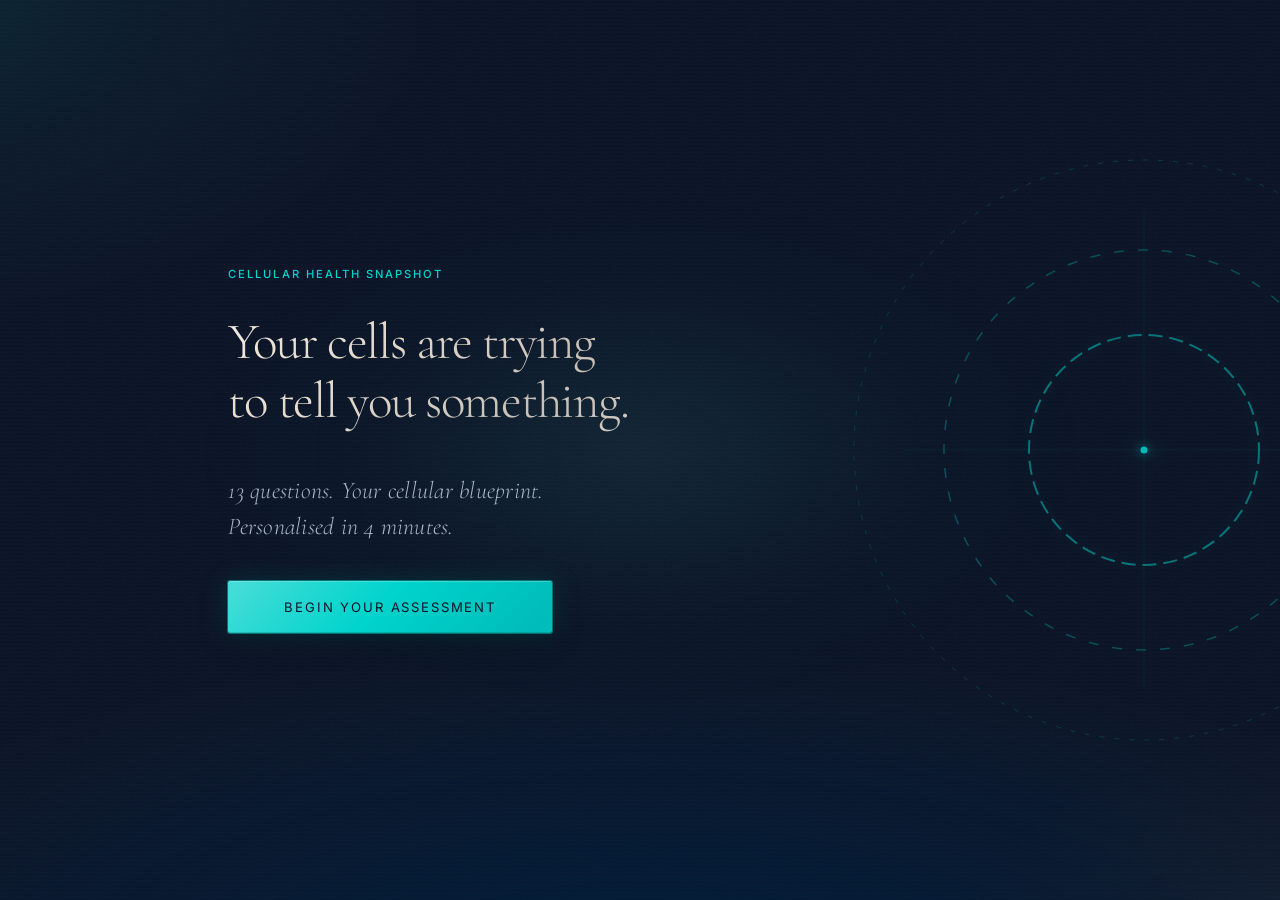
<file: assessment/index.html>
<!DOCTYPE html>
<html lang="en">
<head>
  <meta charset="UTF-8">
  <meta name="viewport" content="width=device-width, initial-scale=1.0">
  <title>Cellsource — Cellular Health Snapshot</title>
  <meta name="description" content="13 questions. Your cellular blueprint. Personalised in 4 minutes.">
  <link rel="preconnect" href="https://fonts.googleapis.com">
  <link rel="preconnect" href="https://fonts.gstatic.com" crossorigin>
  <link href="https://fonts.googleapis.com/css2?family=Cormorant+Garamond:ital,wght@0,300;0,400;0,600;1,300;1,400&family=Inter:wght@300;400;500&family=Space+Mono:wght@400&display=swap" rel="stylesheet">
  <link rel="stylesheet" href="styles.css">
</head>
<body>
  <div id="app">

    <!-- ═══════════════════════════════════════
         ATMOSPHERIC BACKGROUND (fixed, always visible)
    ════════════════════════════════════════ -->
    <div class="bg-atmosphere" aria-hidden="true">
      <div class="bg-layer bg-layer-foundation"></div>
      <div class="bg-layer bg-layer-teal"></div>
      <div class="bg-layer bg-layer-gold"></div>
      <div class="bg-layer bg-layer-grain"></div>
      <div class="bg-layer bg-layer-scanlines"></div>
    </div>

    <!-- Cursor-reactive light layers -->
    <div class="bg-cursor-teal" aria-hidden="true"></div>
    <div class="bg-cursor-gold" aria-hidden="true"></div>

    <!-- Floating particles container -->
    <div id="particles-container" aria-hidden="true"></div>

    <!-- ═══════════════════════════════════════
         SCREEN 0 — LANDING PAGE
    ════════════════════════════════════════ -->
    <div id="screen-landing" class="screen active" role="main">
      <div class="landing-layout">

        <div class="landing-text-col">
          <div class="landing-content">
            <span class="type-label landing-element landing-label">Cellular Health Snapshot</span>

            <h1 class="type-display gradient-text gradient-text-animated landing-element landing-headline">
              Your cells are trying<br>to tell you something.
            </h1>

            <p class="type-sub landing-element landing-sub">
              13 questions. Your cellular blueprint.<br>Personalised in 4 minutes.
            </p>

            <div class="landing-element landing-cta">
              <button class="btn-primary" id="btn-begin" aria-label="Begin the cellular health assessment">
                <span class="gradient-text">Begin Your Assessment</span>
              </button>
            </div>
          </div>
        </div>

        <div class="landing-right" aria-hidden="true">
          <div class="cell-membrane-wrap">
            <svg class="cell-membrane-svg" viewBox="0 0 640 640" xmlns="http://www.w3.org/2000/svg">
              <circle class="cm-ring cm-ring-outer" cx="320" cy="320" r="290"
                fill="none" stroke="rgba(0,212,204,0.18)" stroke-width="1" stroke-dasharray="5 10"/>
              <circle class="cm-ring cm-ring-mid" cx="320" cy="320" r="200"
                fill="none" stroke="rgba(0,212,204,0.30)" stroke-width="1.5" stroke-dasharray="10 14"/>
              <circle class="cm-ring cm-ring-inner" cx="320" cy="320" r="115"
                fill="none" stroke="rgba(0,212,204,0.50)" stroke-width="2" stroke-dasharray="14 7"/>
              <circle class="cm-core" cx="320" cy="320" r="3.5" fill="rgba(0,212,204,0.85)"/>
              <line class="cm-wave" x1="320" y1="320" x2="320" y2="80"
                stroke="rgba(0,212,204,0.06)" stroke-width="1"/>
              <line class="cm-wave" x1="320" y1="320" x2="560" y2="320"
                stroke="rgba(0,212,204,0.06)" stroke-width="1"/>
              <line class="cm-wave" x1="320" y1="320" x2="320" y2="560"
                stroke="rgba(0,212,204,0.06)" stroke-width="1"/>
              <line class="cm-wave" x1="320" y1="320" x2="80" y2="320"
                stroke="rgba(0,212,204,0.06)" stroke-width="1"/>
            </svg>
          </div>
        </div>

      </div>
    </div>

    <!-- ═══════════════════════════════════════
         SCREENS 1–13 — QUESTION CONTAINER
    ════════════════════════════════════════ -->
    <div id="screen-questions" class="screen" style="display:none;" role="main" aria-label="Assessment questions">
      <div class="question-outer content-grid">

        <!-- Frequency field graphic (background, left bleed) -->
        <svg class="freq-field-svg" viewBox="0 0 600 600" xmlns="http://www.w3.org/2000/svg"
             overflow="visible" aria-hidden="true">
          <path class="ff-arc ff-arc-1" d="M 300,100 A 200,200 0 0,1 300,500"
            fill="none" stroke="rgba(0,212,204,0.08)" stroke-width="1"/>
          <path class="ff-arc ff-arc-2" d="M 300,60 A 240,240 0 0,1 300,540"
            fill="none" stroke="rgba(0,212,204,0.06)" stroke-width="1"/>
          <path class="ff-arc ff-arc-3" d="M 300,20 A 280,280 0 0,1 300,580"
            fill="none" stroke="rgba(0,212,204,0.04)" stroke-width="1"/>
          <path class="ff-arc ff-arc-4" d="M 300,-20 A 320,320 0 0,1 300,620"
            fill="none" stroke="rgba(0,212,204,0.025)" stroke-width="1"/>
        </svg>

        <div class="question-container">
          <!-- Progress -->
          <div class="progress-area">
            <span class="type-data" id="q-progress-label" aria-live="polite">QUESTION 01 OF 13</span>
            <div class="progress-bar-track" role="progressbar" aria-valuemin="0" aria-valuemax="13" aria-valuenow="1">
              <div class="progress-bar-fill" id="progress-bar-fill"></div>
            </div>
          </div>

          <!-- Question content (dynamically rendered) -->
          <div id="question-content" class="question-content-wrap">
          </div>
        </div>

      </div>
    </div>

    <!-- ═══════════════════════════════════════
         SCREEN 14 — EMAIL CAPTURE
    ════════════════════════════════════════ -->
    <div id="screen-email" class="screen" style="display:none;" role="main" aria-label="Enter your email to unlock results">
      <div class="email-outer content-grid">
        <div class="email-container">

          <span class="type-label email-anim" style="--email-delay:0ms">Almost There</span>

          <h2 class="email-headline gradient-text email-anim" style="--email-delay:150ms">
            Your Results Are Ready
          </h2>

          <p class="email-body-text email-anim" style="--email-delay:300ms;">
            Enter your email to unlock your complete Cellular Health Snapshot — your pattern,
            the science behind it, and your personalised product recommendations. Completely free.
          </p>

          <div class="email-form-wrap email-anim" style="--email-delay:450ms">
            <input
              type="email"
              id="email-input"
              class="email-input"
              placeholder="your@email.com"
              autocomplete="email"
              aria-label="Email address"
            >
            <div class="email-error" id="email-error" role="alert" aria-live="assertive"></div>
            <button class="btn-primary" id="btn-unlock" aria-label="Unlock my results">
              <span class="gradient-text">Unlock My Results</span>
            </button>
          </div>

          <p class="type-data email-anim" style="--email-delay:600ms; color:var(--soft-silver); margin-top:var(--space-sm);">
            No spam. Just your results.
          </p>

          <div class="email-stats email-anim" style="--email-delay:750ms" aria-label="Assessment overview">
            <span class="type-data">13 Questions</span>
            <span class="email-stat-dot" aria-hidden="true">·</span>
            <span class="type-data">5–7 Minutes</span>
            <span class="email-stat-dot" aria-hidden="true">·</span>
            <span class="type-data">Free</span>
          </div>

        </div>
      </div>
    </div>

    <!-- ═══════════════════════════════════════
         Q13 REVEAL OVERLAY (full-screen moment)
    ════════════════════════════════════════ -->
    <div id="q13-reveal" class="q13-reveal" style="display:none;" aria-live="polite" role="region" aria-label="Your words reflected back">
      <div class="q13-quote" id="q13-quote-text"></div>
      <div class="q13-response" id="q13-response-text"></div>
      <div class="q13-scroll-prompt">Your report is ready — scroll to reveal</div>
    </div>

    <!-- ═══════════════════════════════════════
         SCREEN 15 — RESULTS PAGE
    ════════════════════════════════════════ -->
    <div id="screen-results" class="screen" style="display:none;" role="main" aria-label="Your Cellular Health Report">

      <!-- Cell membrane graphic (results version — ambient, top right) -->
      <div class="results-membrane-wrap" aria-hidden="true">
        <svg class="cell-membrane-svg" viewBox="0 0 640 640" xmlns="http://www.w3.org/2000/svg">
          <circle class="cm-ring cm-ring-outer" cx="320" cy="320" r="290"
            fill="none" stroke="rgba(0,212,204,0.18)" stroke-width="1" stroke-dasharray="5 10"/>
          <circle class="cm-ring cm-ring-mid" cx="320" cy="320" r="200"
            fill="none" stroke="rgba(0,212,204,0.30)" stroke-width="1.5" stroke-dasharray="10 14"/>
          <circle class="cm-ring cm-ring-inner" cx="320" cy="320" r="115"
            fill="none" stroke="rgba(0,212,204,0.50)" stroke-width="2" stroke-dasharray="14 7"/>
          <circle class="cm-core" cx="320" cy="320" r="3.5" fill="rgba(0,212,204,0.85)"/>
          <line class="cm-wave" x1="320" y1="320" x2="320" y2="80"
            stroke="rgba(0,212,204,0.06)" stroke-width="1"/>
          <line class="cm-wave" x1="320" y1="320" x2="560" y2="320"
            stroke="rgba(0,212,204,0.06)" stroke-width="1"/>
          <line class="cm-wave" x1="320" y1="320" x2="320" y2="560"
            stroke="rgba(0,212,204,0.06)" stroke-width="1"/>
          <line class="cm-wave" x1="320" y1="320" x2="80" y2="320"
            stroke="rgba(0,212,204,0.06)" stroke-width="1"/>
        </svg>
      </div>

      <!-- Results content (dynamically rendered by app.js) -->
      <div class="content-grid" id="results-content">
      </div>

      <!-- Debug panel -->
      <div class="content-grid" style="padding-top:0;">
        <details class="debug-panel">
          <summary class="type-data" style="cursor:pointer; color:var(--soft-silver); padding:var(--space-sm) 0; list-style:none;">
            ▸ Score Debug Panel
          </summary>
          <div id="debug-content" class="type-data debug-content"></div>
        </details>
      </div>

    </div>

  </div><!-- /#app -->

  <script src="app.js"></script>
</body>
</html>
</file>
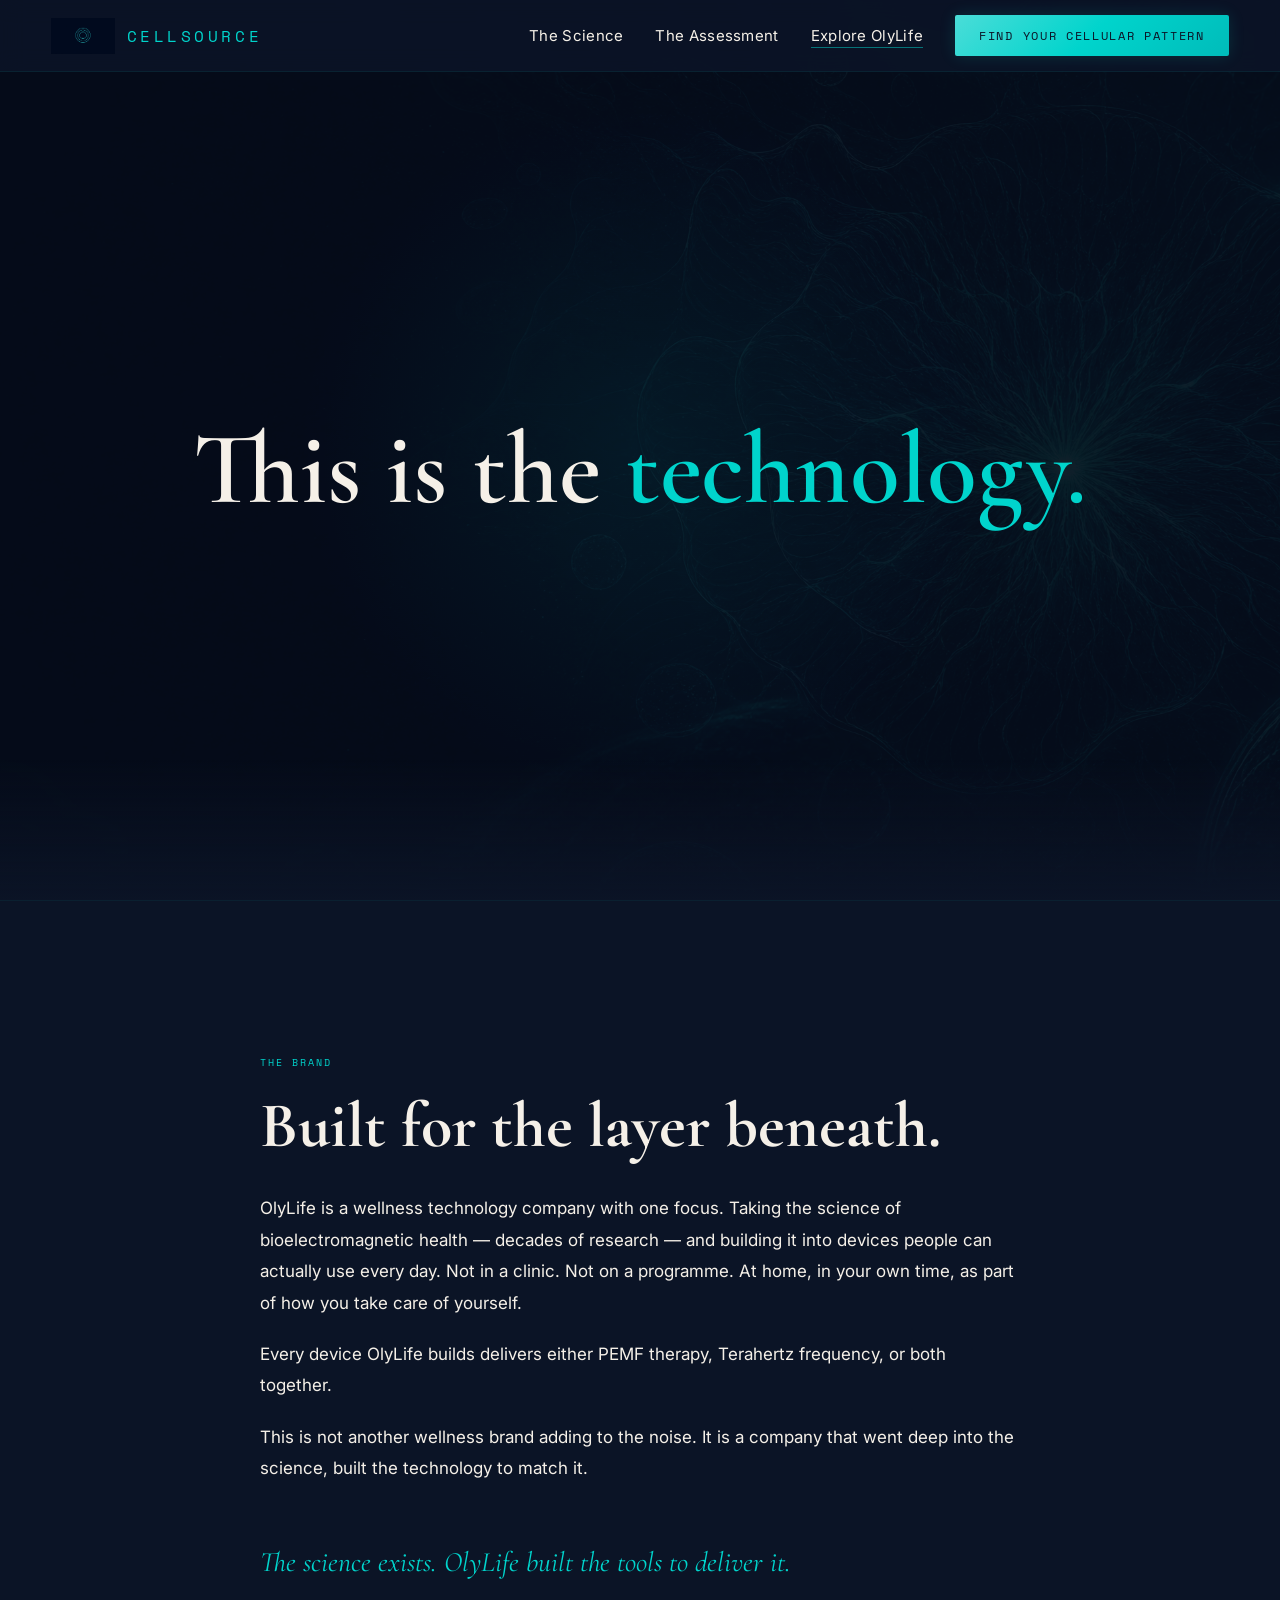
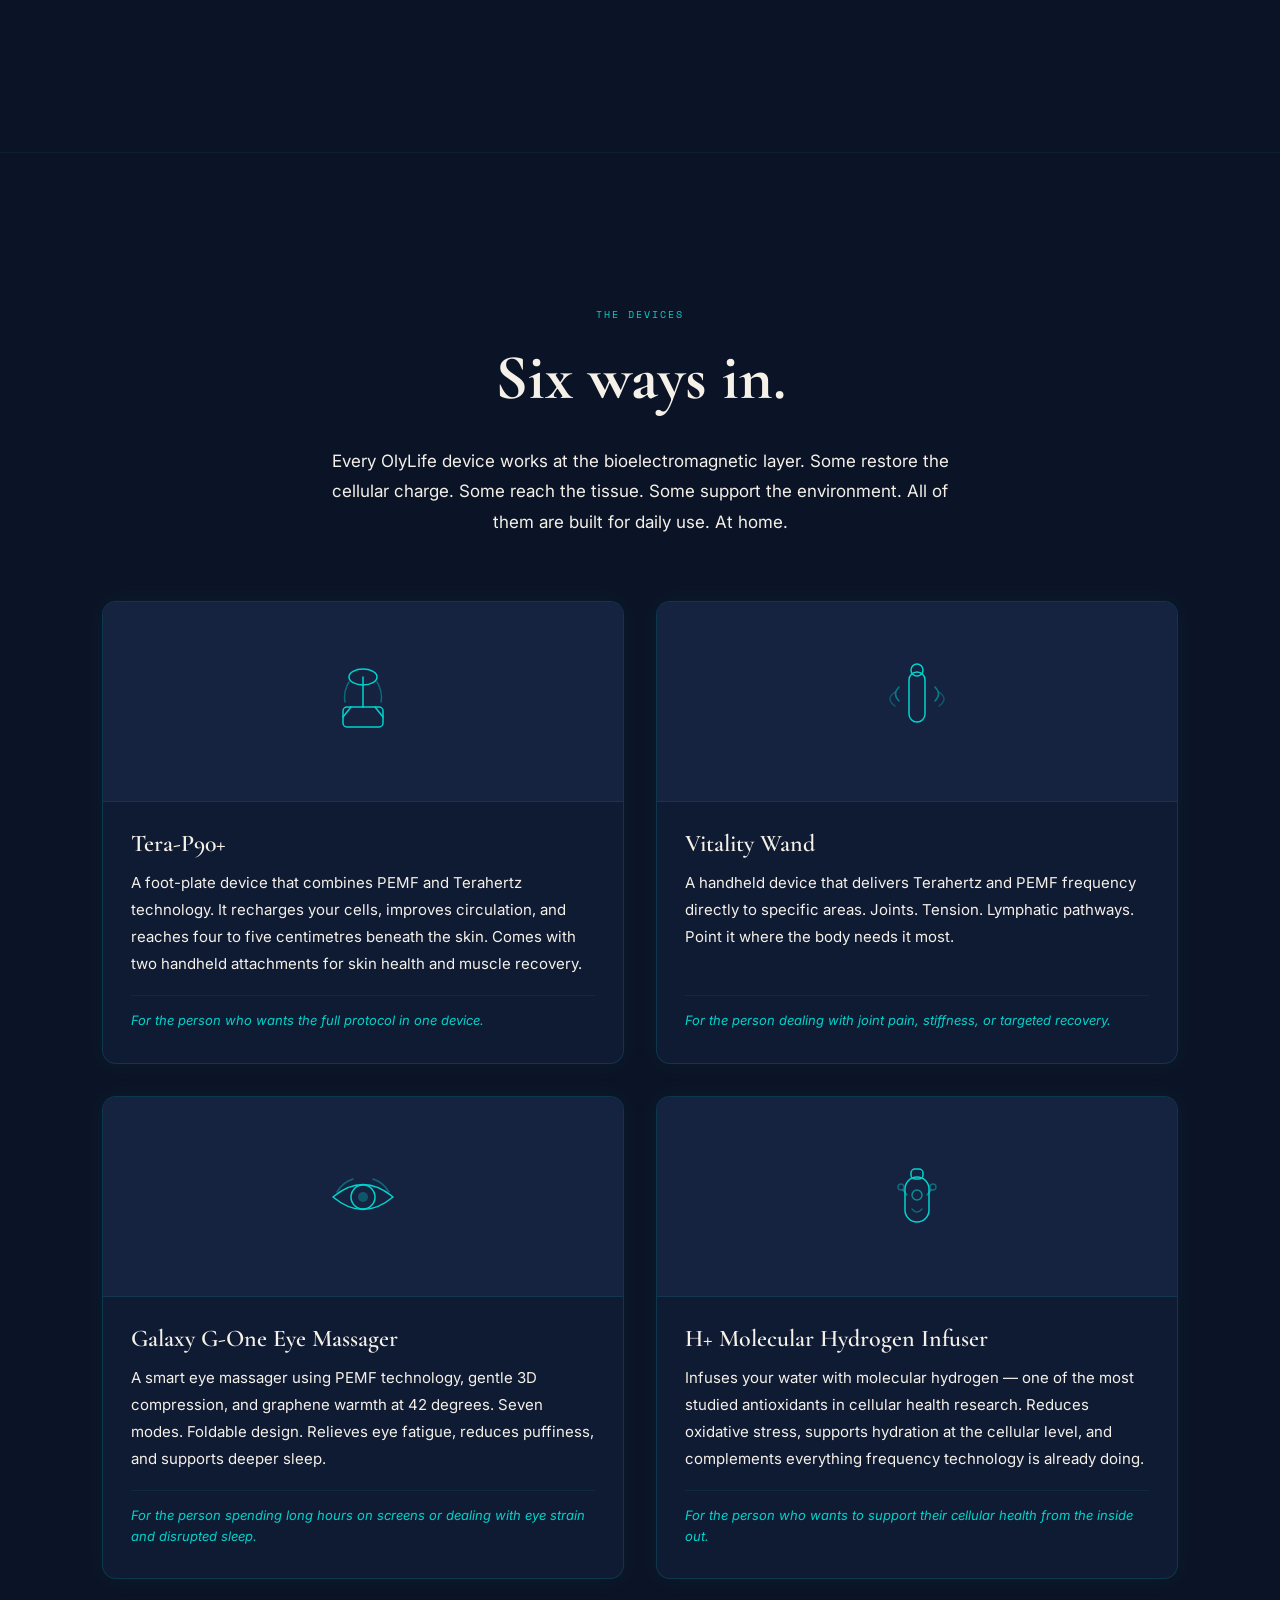
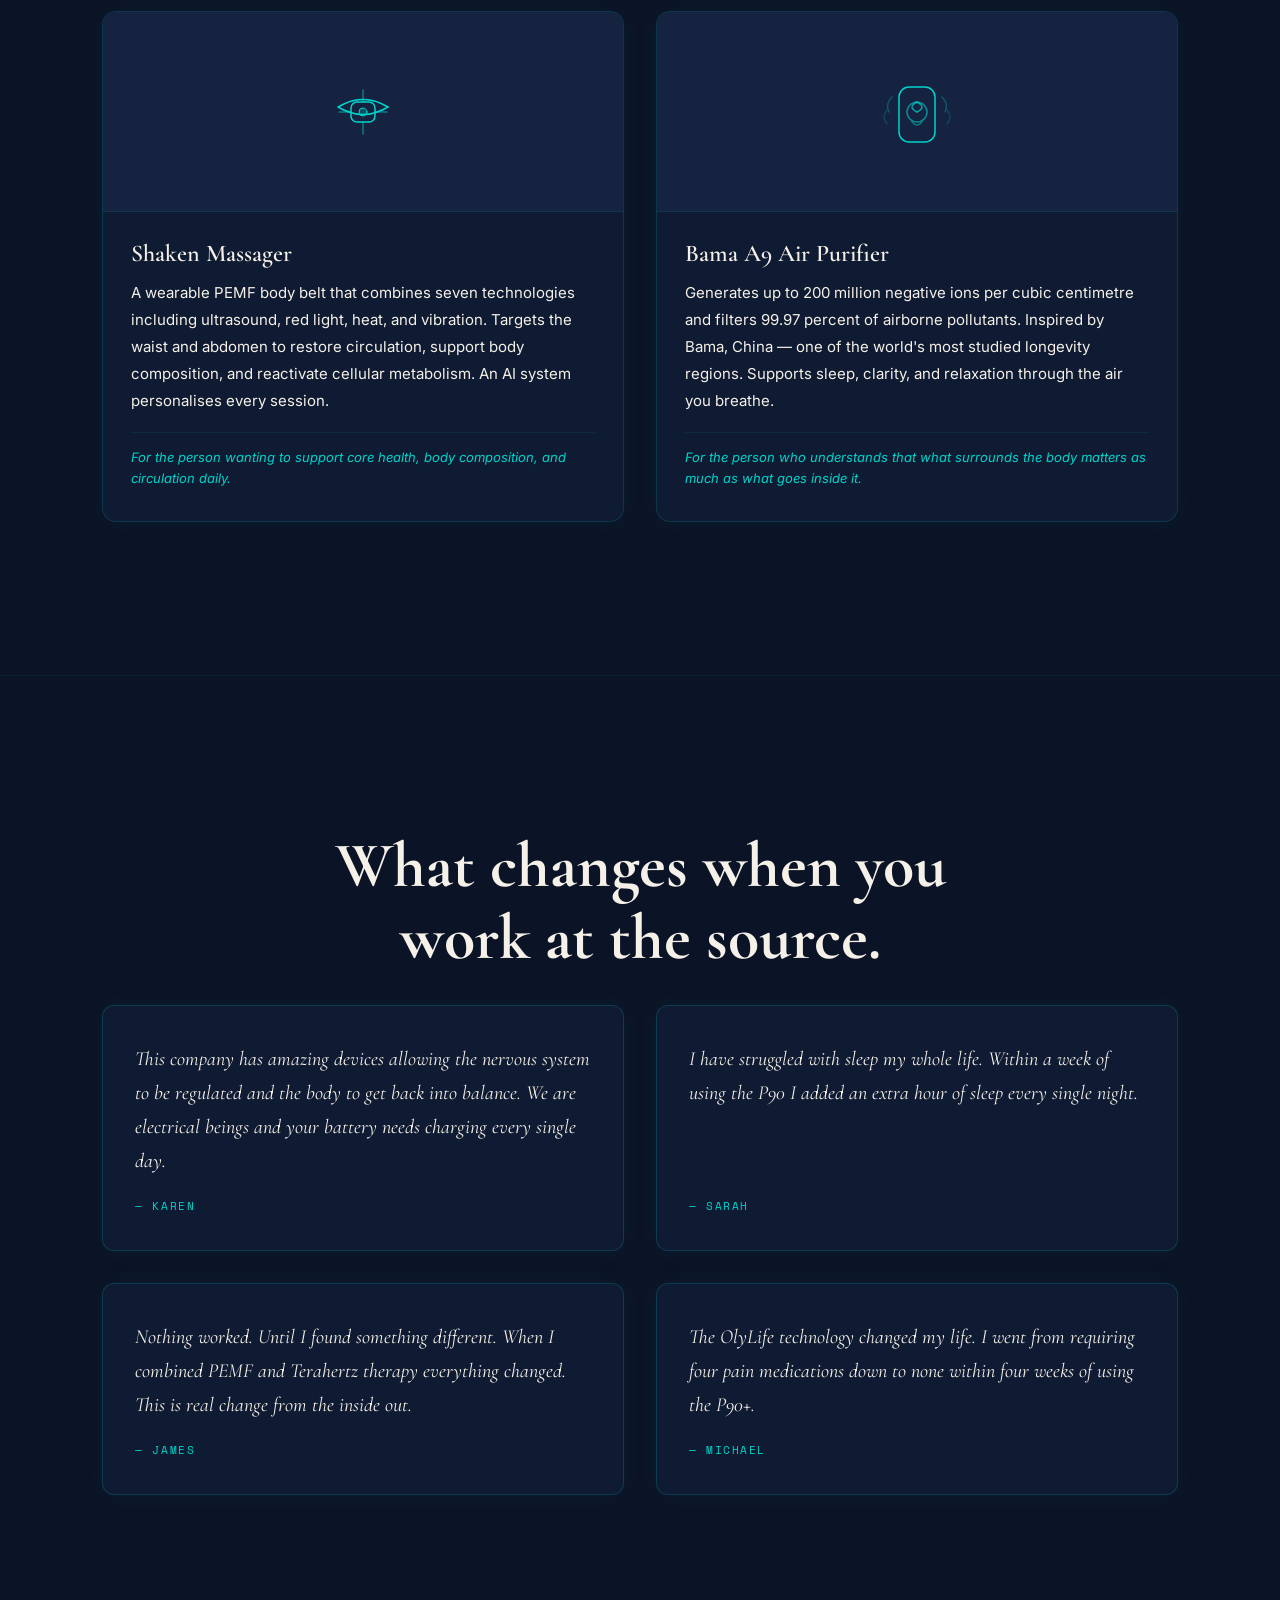
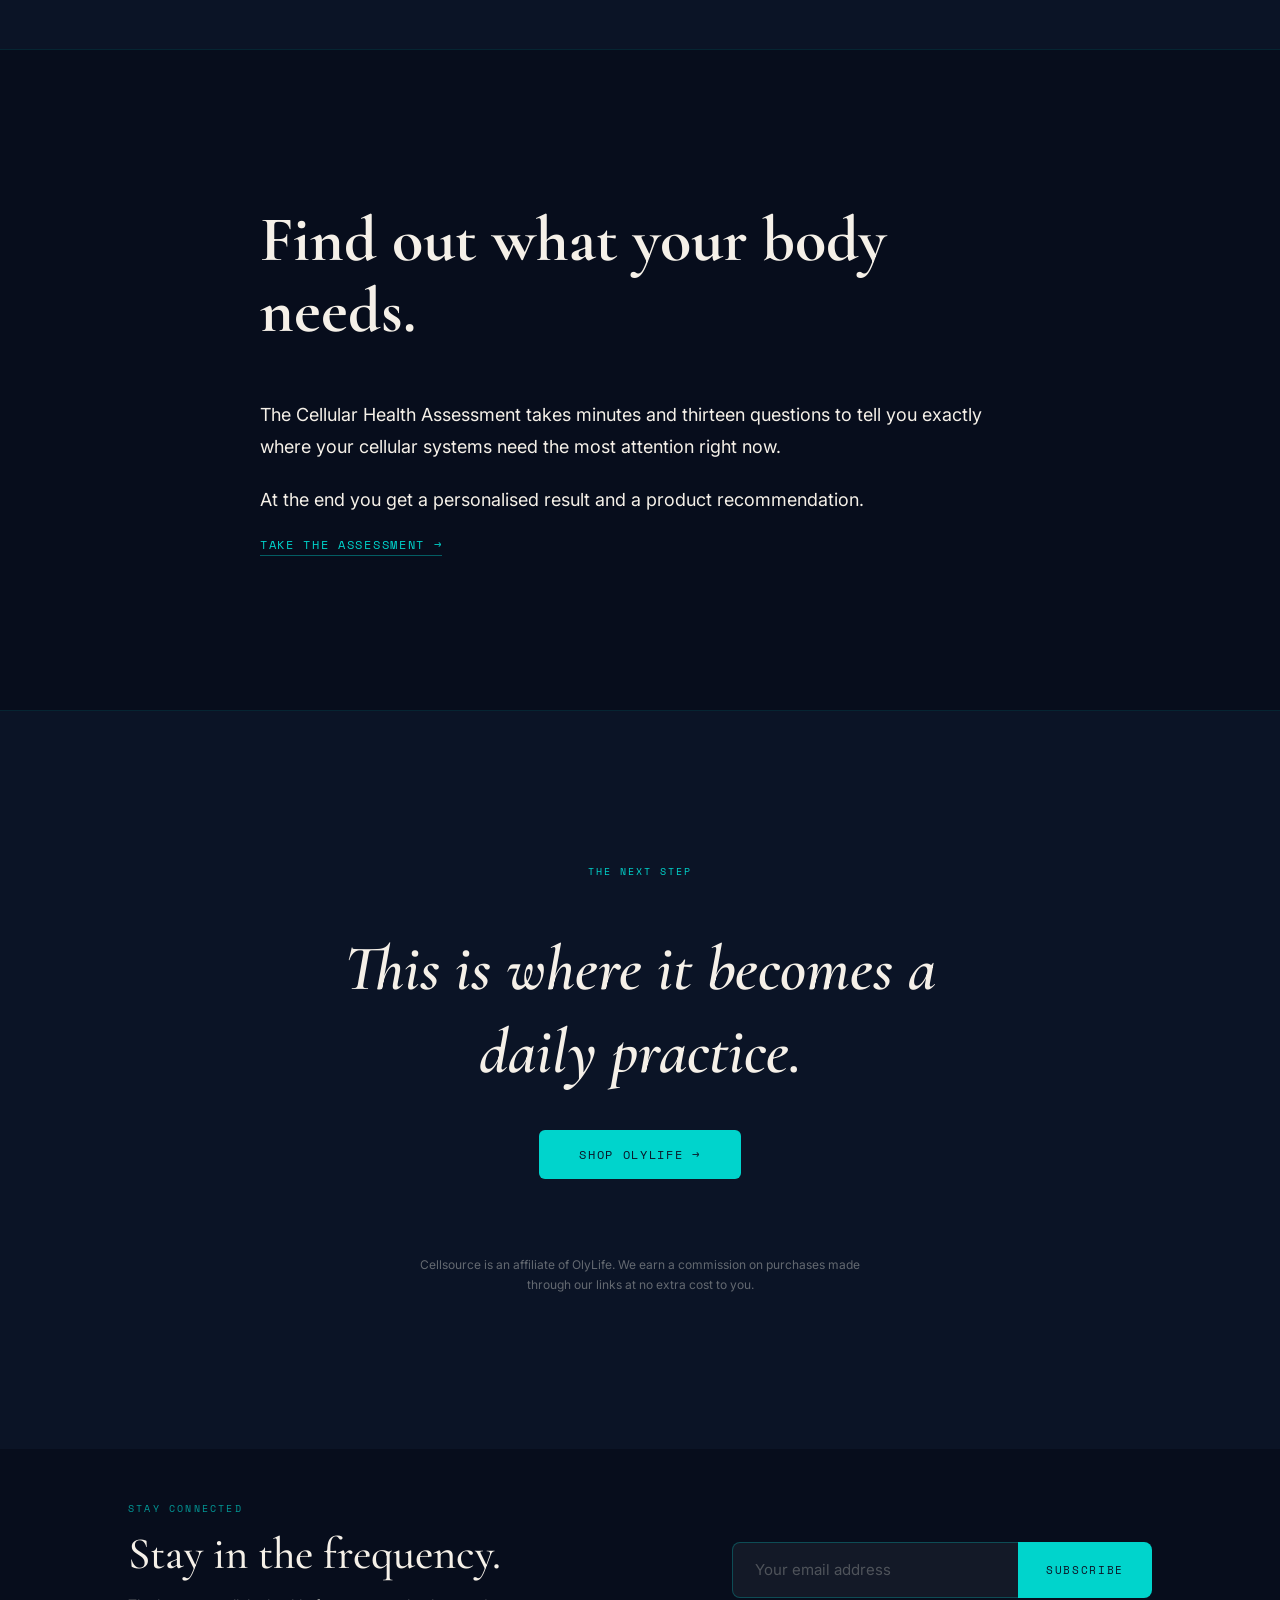
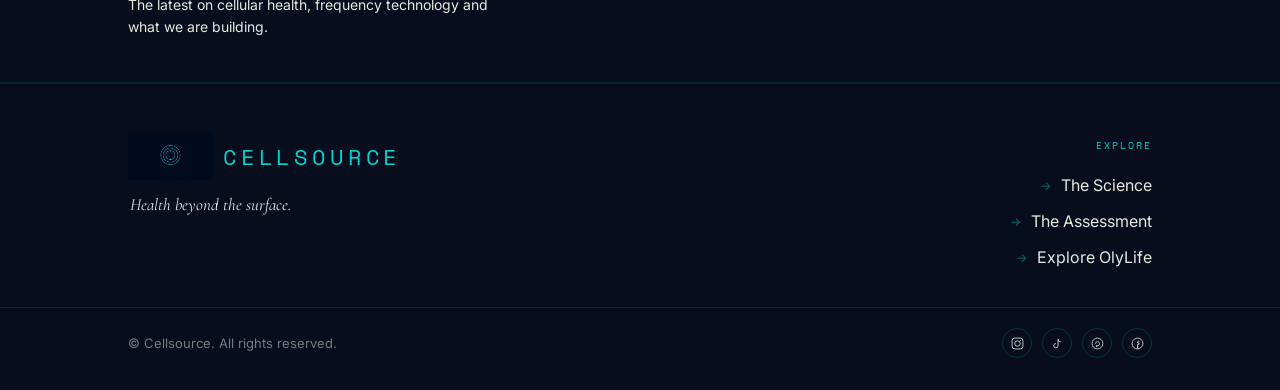
<file: olylife/olylife.html>
<!DOCTYPE html>
<html lang="en">
<head>
  <meta charset="UTF-8">
  <meta name="viewport" content="width=device-width, initial-scale=1.0">
  <meta name="description" content="Explore OlyLife frequency technology devices. PEMF and Terahertz wellness technology built for daily use at home. Backed by the science of bioelectromagnetic health.">
  <title>Explore OlyLife — Cellsource</title>
  <link rel="preconnect" href="https://fonts.googleapis.com">
  <link rel="preconnect" href="https://fonts.gstatic.com" crossorigin>
  <link href="https://fonts.googleapis.com/css2?family=Cormorant+Garamond:ital,wght@0,300;0,400;0,500;0,600;0,700;1,300;1,400;1,500;1,600;1,700&family=Inter:wght@300;400;500&family=Space+Mono:wght@400;700&display=swap" rel="stylesheet">
  <link rel="stylesheet" href="../hub.css?v=1">
  <link rel="stylesheet" href="olylife.css?v=1">
</head>
<body>

<!-- ═══════════════════════════════════════
     NAVIGATION
═══════════════════════════════════════ -->
<nav class="hub-nav" role="navigation" aria-label="Main navigation">
  <div class="hub-nav-inner">

    <a href="../index.html" class="hub-nav-brand">
      <img
        src="../images/nav-brand-mark.png"
        alt="Cellsource"
        class="hub-nav-brandmark"
        width="36"
        height="36"
      >
      <span class="hub-nav-wordmark">Cellsource</span>
    </a>

    <div class="hub-nav-right">
      <ul class="hub-nav-links">
        <li><a href="../science/science.html">The Science</a></li>
        <li><a href="../assessment/index.html">The Assessment</a></li>
        <li><a href="olylife.html" class="hub-nav-link--active">Explore OlyLife</a></li>
      </ul>
      <a href="../assessment/index.html" class="hub-nav-cta desktop-only">Find your cellular pattern</a>
    </div>

    <button class="hub-hamburger" aria-label="Open menu" aria-expanded="false">
      <span></span>
      <span></span>
      <span></span>
    </button>

  </div>
</nav>

<!-- Mobile Menu Overlay -->
<div class="hub-mobile-menu" role="dialog" aria-label="Navigation menu">
  <a href="../science/science.html">The Science</a>
  <a href="../assessment/index.html">The Assessment</a>
  <a href="olylife.html" class="hub-nav-link--active">Explore OlyLife</a>
  <a href="../assessment/index.html" class="hub-nav-cta">Find your cellular pattern</a>
</div>

<!-- ═══════════════════════════════════════
     SECTION 00 — THE LIVING OPENING
═══════════════════════════════════════ -->
<section class="ol-hero" aria-label="The Living Opening">

  <div class="ol-hero-bg" aria-hidden="true"></div>

  <div class="ol-hero-content reveal">
    <h1 class="ol-hero-headline">This is the <span style="color: #00D4CC">technology.</span></h1>
  </div>

</section>

<!-- ═══════════════════════════════════════
     SECTION 01 — WHO OLYLIFE IS
═══════════════════════════════════════ -->
<section class="ol-section ol-brand reveal" aria-label="Who OlyLife Is">

  <div class="ol-section-inner">
    <div class="ol-section-copy">
      <p class="ol-section-label">The Brand</p>
      <h2 class="ol-section-headline">Built for the layer beneath.</h2>
      <p class="ol-section-body">OlyLife is a wellness technology company with one focus. Taking the science of bioelectromagnetic health — decades of research — and building it into devices people can actually use every day. Not in a clinic. Not on a programme. At home, in your own time, as part of how you take care of yourself.</p>
      <p class="ol-section-body">Every device OlyLife builds delivers either PEMF therapy, Terahertz frequency, or both together.</p>
      <p class="ol-section-body">This is not another wellness brand adding to the noise. It is a company that went deep into the science, built the technology to match it.</p>
      <blockquote class="ol-callout" style="border-left: none; padding-left: 0;">The science exists. OlyLife built the tools to deliver it.</blockquote>
    </div>
  </div>

</section>

<!-- ═══════════════════════════════════════
     SECTION 02 — THE PRODUCTS
═══════════════════════════════════════ -->
<section class="ol-section ol-products reveal" aria-label="The Devices">

  <div class="ol-products-inner">
    <p class="ol-section-label">The Devices</p>
    <h2 class="ol-section-headline ol-headline-centre">Six ways in.</h2>
    <p class="ol-products-intro">Every OlyLife device works at the bioelectromagnetic layer. Some restore the cellular charge. Some reach the tissue. Some support the environment. All of them are built for daily use. At home.</p>

    <div class="ol-products-grid">

      <!-- Card 1: Tera-P90+ -->
      <div class="ol-product-card reveal">
        <div class="ol-product-image" aria-hidden="true">
          <svg width="80" height="80" viewBox="0 0 80 80" fill="none" stroke="#00D4CC" stroke-width="1.5" stroke-linecap="round">
            <rect x="20" y="45" width="40" height="20" rx="4"/>
            <line x1="40" y1="45" x2="40" y2="15"/>
            <ellipse cx="40" cy="15" rx="14" ry="8"/>
            <line x1="28" y1="45" x2="20" y2="55"/>
            <line x1="52" y1="45" x2="60" y2="55"/>
            <path d="M 26 20 Q 20 30 22 40" opacity="0.4"/>
            <path d="M 54 20 Q 60 30 58 40" opacity="0.4"/>
          </svg>
        </div>
        <div class="ol-product-copy">
          <p class="ol-product-name">Tera-P90+</p>
          <p class="ol-product-body">A foot-plate device that combines PEMF and Terahertz technology. It recharges your cells, improves circulation, and reaches four to five centimetres beneath the skin. Comes with two handheld attachments for skin health and muscle recovery.</p>
          <p class="ol-product-for"><span style="color: #00D4CC">For the person who wants the full protocol in one device.</span></p>
        </div>
      </div>

      <!-- Card 2: Vitality Wand -->
      <div class="ol-product-card reveal">
        <div class="ol-product-image" aria-hidden="true">
          <svg width="80" height="80" viewBox="0 0 80 80" fill="none" stroke="#00D4CC" stroke-width="1.5" stroke-linecap="round">
            <rect x="32" y="10" width="16" height="50" rx="8"/>
            <circle cx="40" cy="8" r="6"/>
            <path d="M 22 25 Q 15 32 22 39" opacity="0.5"/>
            <path d="M 58 25 Q 65 32 58 39" opacity="0.5"/>
            <path d="M 18 30 Q 8 37 18 44" opacity="0.3"/>
            <path d="M 62 30 Q 72 37 62 44" opacity="0.3"/>
          </svg>
        </div>
        <div class="ol-product-copy">
          <p class="ol-product-name">Vitality Wand</p>
          <p class="ol-product-body">A handheld device that delivers Terahertz and PEMF frequency directly to specific areas. Joints. Tension. Lymphatic pathways. Point it where the body needs it most.</p>
          <p class="ol-product-for"><span style="color: #00D4CC">For the person dealing with joint pain, stiffness, or targeted recovery.</span></p>
        </div>
      </div>

      <!-- Card 3: Galaxy G-One Eye Massager -->
      <div class="ol-product-card reveal">
        <div class="ol-product-image" aria-hidden="true">
          <svg width="80" height="80" viewBox="0 0 80 80" fill="none" stroke="#00D4CC" stroke-width="1.5" stroke-linecap="round">
            <path d="M 10 40 Q 40 15 70 40 Q 40 65 10 40"/>
            <circle cx="40" cy="40" r="12"/>
            <circle cx="40" cy="40" r="5" fill="rgba(0,212,204,0.3)" stroke="none"/>
            <path d="M 14 35 Q 20 25 30 22" opacity="0.4"/>
            <path d="M 66 35 Q 60 25 50 22" opacity="0.4"/>
          </svg>
        </div>
        <div class="ol-product-copy">
          <p class="ol-product-name">Galaxy G-One Eye Massager</p>
          <p class="ol-product-body">A smart eye massager using PEMF technology, gentle 3D compression, and graphene warmth at 42 degrees. Seven modes. Foldable design. Relieves eye fatigue, reduces puffiness, and supports deeper sleep.</p>
          <p class="ol-product-for"><span style="color: #00D4CC">For the person spending long hours on screens or dealing with eye strain and disrupted sleep.</span></p>
        </div>
      </div>

      <!-- Card 4: H+ Molecular Hydrogen Infuser -->
      <div class="ol-product-card reveal">
        <div class="ol-product-image" aria-hidden="true">
          <svg width="80" height="80" viewBox="0 0 80 80" fill="none" stroke="#00D4CC" stroke-width="1.5" stroke-linecap="round">
            <rect x="28" y="20" width="24" height="45" rx="12"/>
            <rect x="34" y="12" width="12" height="10" rx="4"/>
            <circle cx="40" cy="38" r="5" opacity="0.6"/>
            <line x1="30" y1="38" x2="26" y2="33" opacity="0.5"/>
            <line x1="50" y1="38" x2="54" y2="33" opacity="0.5"/>
            <circle cx="24" cy="30" r="3" opacity="0.4"/>
            <circle cx="56" cy="30" r="3" opacity="0.4"/>
            <path d="M 35 52 Q 40 58 45 52" opacity="0.4"/>
          </svg>
        </div>
        <div class="ol-product-copy">
          <p class="ol-product-name">H+ Molecular Hydrogen Infuser</p>
          <p class="ol-product-body">Infuses your water with molecular hydrogen — one of the most studied antioxidants in cellular health research. Reduces oxidative stress, supports hydration at the cellular level, and complements everything frequency technology is already doing.</p>
          <p class="ol-product-for"><span style="color: #00D4CC">For the person who wants to support their cellular health from the inside out.</span></p>
        </div>
      </div>

      <!-- Card 5: Shaken Massager -->
      <div class="ol-product-card reveal">
        <div class="ol-product-image" aria-hidden="true">
          <svg width="80" height="80" viewBox="0 0 80 80" fill="none" stroke="#00D4CC" stroke-width="1.5" stroke-linecap="round">
            <path d="M 15 35 Q 40 20 65 35 Q 40 50 15 35"/>
            <rect x="28" y="30" width="24" height="20" rx="6"/>
            <line x1="40" y1="30" x2="40" y2="18" opacity="0.5"/>
            <line x1="40" y1="50" x2="40" y2="62" opacity="0.5"/>
            <line x1="28" y1="40" x2="16" y2="40" opacity="0.5"/>
            <line x1="52" y1="40" x2="64" y2="40" opacity="0.5"/>
            <circle cx="40" cy="40" r="4" fill="rgba(0,212,204,0.25)" stroke="#00D4CC" stroke-width="1"/>
          </svg>
        </div>
        <div class="ol-product-copy">
          <p class="ol-product-name">Shaken Massager</p>
          <p class="ol-product-body">A wearable PEMF body belt that combines seven technologies including ultrasound, red light, heat, and vibration. Targets the waist and abdomen to restore circulation, support body composition, and reactivate cellular metabolism. An AI system personalises every session.</p>
          <p class="ol-product-for"><span style="color: #00D4CC">For the person wanting to support core health, body composition, and circulation daily.</span></p>
        </div>
      </div>

      <!-- Card 6: Bama A9 Air Purifier -->
      <div class="ol-product-card reveal">
        <div class="ol-product-image" aria-hidden="true">
          <svg width="80" height="80" viewBox="0 0 80 80" fill="none" stroke="#00D4CC" stroke-width="1.5" stroke-linecap="round">
            <rect x="22" y="15" width="36" height="55" rx="10"/>
            <circle cx="40" cy="40" r="10" opacity="0.6"/>
            <path d="M 40 30 Q 50 35 40 40" opacity="0.7"/>
            <path d="M 40 30 Q 30 35 40 40" opacity="0.7"/>
            <path d="M 35 50 Q 40 56 45 50" opacity="0.5"/>
            <path d="M 15 25 Q 8 32 12 40" opacity="0.3"/>
            <path d="M 65 25 Q 72 32 68 40" opacity="0.3"/>
            <path d="M 10 38 Q 4 45 10 52" opacity="0.2"/>
            <path d="M 70 38 Q 76 45 70 52" opacity="0.2"/>
          </svg>
        </div>
        <div class="ol-product-copy">
          <p class="ol-product-name">Bama A9 Air Purifier</p>
          <p class="ol-product-body">Generates up to 200 million negative ions per cubic centimetre and filters 99.97 percent of airborne pollutants. Inspired by Bama, China — one of the world's most studied longevity regions. Supports sleep, clarity, and relaxation through the air you breathe.</p>
          <p class="ol-product-for"><span style="color: #00D4CC">For the person who understands that what surrounds the body matters as much as what goes inside it.</span></p>
        </div>
      </div>

    </div>
  </div>

</section>

<!-- ═══════════════════════════════════════
     SECTION 03 — REAL EXPERIENCES
═══════════════════════════════════════ -->
<section class="ol-section ol-experiences reveal" aria-label="Real Experiences">

  <div class="ol-experiences-inner">
    <h2 class="ol-section-headline ol-headline-centre">What changes when you work at the source.</h2>
    <div class="ol-testimonials-grid">

      <div class="ol-testimonial-card reveal">
        <blockquote class="ol-testimonial-quote">This company has amazing devices allowing the nervous system to be regulated and the body to get back into balance. We are electrical beings and your battery needs charging every single day.</blockquote>
        <p class="ol-testimonial-name">— Karen</p>
      </div>

      <div class="ol-testimonial-card reveal">
        <blockquote class="ol-testimonial-quote">I have struggled with sleep my whole life. Within a week of using the P90 I added an extra hour of sleep every single night.</blockquote>
        <p class="ol-testimonial-name">— Sarah</p>
      </div>

      <div class="ol-testimonial-card reveal">
        <blockquote class="ol-testimonial-quote">Nothing worked. Until I found something different. When I combined PEMF and Terahertz therapy everything changed. This is real change from the inside out.</blockquote>
        <p class="ol-testimonial-name">— James</p>
      </div>

      <div class="ol-testimonial-card reveal">
        <blockquote class="ol-testimonial-quote">The OlyLife technology changed my life. I went from requiring four pain medications down to none within four weeks of using the P90+.</blockquote>
        <p class="ol-testimonial-name">— Michael</p>
      </div>

    </div>
  </div>

</section>

<!-- ═══════════════════════════════════════
     SECTION 04 — THE ASSESSMENT BRIDGE
═══════════════════════════════════════ -->
<section class="ol-section ol-assessment-bridge reveal" aria-label="Your Starting Point">

  <div class="ol-bridge-inner">
    <h2 class="ol-section-headline ol-headline-centre">Find out what your body needs.</h2>
    <p class="ol-bridge-body">The Cellular Health Assessment takes minutes and thirteen questions to tell you exactly where your cellular systems need the most attention right now.</p>
    <p class="ol-bridge-body">At the end you get a personalised result and a product recommendation.</p>
    <a href="../assessment/index.html" class="ol-bridge-cta">Take the assessment →</a>
  </div>

</section>

<!-- ═══════════════════════════════════════
     SECTION 05 — THE PURCHASE BRIDGE
═══════════════════════════════════════ -->
<section class="ol-closing reveal" aria-label="The Next Step">

  <div class="ol-closing-inner">
    <p class="ol-section-label">The Next Step</p>
    <p class="ol-closing-body">This is where it becomes a daily practice.</p>
    <a href="https://www.olylife.com" target="_blank" rel="noopener noreferrer" class="ol-closing-cta">Shop OlyLife →</a>
    <p class="ol-closing-disclosure">Cellsource is an affiliate of OlyLife. We earn a commission on purchases made through our links at no extra cost to you.</p>
  </div>

</section>

<!-- ═══════════════════════════════════════
     NEWSLETTER
═══════════════════════════════════════ -->
<section class="hub-newsletter">
  <div class="hub-newsletter-inner">
    <div class="hub-newsletter-left">
      <p class="hub-newsletter-eyebrow">Stay Connected</p>
      <p class="hub-newsletter-heading">Stay in the frequency.</p>
      <p class="hub-newsletter-sub">The latest on cellular health, frequency technology and what we are building.</p>
    </div>
    <form class="hub-newsletter-form" id="ol-newsletter-form" onsubmit="return false;">
      <input type="email" class="hub-newsletter-input" id="ol-email-input" placeholder="Your email address" aria-label="Email address">
      <button type="submit" class="hub-newsletter-btn" id="ol-submit-btn">Subscribe</button>
    </form>
    <p id="ol-form-msg" style="display:none; margin-top:12px; font-family:'Inter',sans-serif; font-size:14px;"></p>
  </div>
</section>

<!-- ═══════════════════════════════════════
     FOOTER
═══════════════════════════════════════ -->
<footer class="hub-footer" role="contentinfo">

  <div class="hub-footer-wrap">

    <div class="hub-newsletter-footer-divider"></div>

    <div class="hub-footer-inner">

      <div class="hub-footer-brand">
        <a href="../index.html" class="hub-footer-brand-row">
          <img
            src="../images/nav-brand-mark.png"
            alt="Cellsource"
            class="hub-footer-brandmark"
            onerror="this.style.display='none'"
          >
          <span class="hub-footer-wordmark">Cellsource</span>
        </a>
        <span class="hub-footer-tagline">Health beyond the surface.</span>
      </div>

      <nav class="hub-footer-nav" aria-label="Footer navigation">
        <p class="hub-footer-nav-heading">Explore</p>
        <ul class="hub-footer-nav-links">
          <li><a href="../science/science.html">The Science</a></li>
          <li><a href="../assessment/index.html">The Assessment</a></li>
          <li><a href="olylife.html">Explore OlyLife</a></li>
        </ul>
      </nav>

    </div>

    <hr class="hub-footer-divider">
    <div class="hub-footer-bottom">
      <p class="hub-footer-copyright">© Cellsource. All rights reserved.</p>
      <div class="hub-footer-socials">
        <a href="#" class="hub-footer-social-link" aria-label="Instagram">
          <svg width="13" height="13" viewBox="0 0 24 24" fill="none" stroke="currentColor" stroke-width="1.5" aria-hidden="true"><rect x="2" y="2" width="20" height="20" rx="5"/><circle cx="12" cy="12" r="5"/><circle cx="17.5" cy="6.5" r="1" fill="currentColor" stroke="none"/></svg>
        </a>
        <a href="#" class="hub-footer-social-link" aria-label="TikTok">
          <svg width="13" height="13" viewBox="0 0 24 24" fill="none" stroke="currentColor" stroke-width="1.5" aria-hidden="true"><path d="M9 12a4 4 0 1 0 4 4V4a5 5 0 0 0 5 5"/></svg>
        </a>
        <a href="#" class="hub-footer-social-link" aria-label="Pinterest">
          <svg width="13" height="13" viewBox="0 0 24 24" fill="none" stroke="currentColor" stroke-width="1.5" aria-hidden="true"><circle cx="12" cy="12" r="10"/><path d="M8.5 12c0-1.9 1.5-3.5 3.5-3.5s3.5 1.6 3.5 3.5c0 2.5-1.1 4-2.8 4-.6 0-1.1-.3-1.2-.7l-.3 1.3c-.2.7-.6 1.4-.9 1.9-.3-.9-.5-1.8-.3-2.6" stroke-linecap="round"/></svg>
        </a>
        <a href="#" class="hub-footer-social-link" aria-label="Facebook">
          <svg width="13" height="13" viewBox="0 0 24 24" fill="none" stroke="currentColor" stroke-width="1.5" aria-hidden="true"><circle cx="12" cy="12" r="10"/><path d="M15 8h-1.5A1.5 1.5 0 0 0 12 9.5V11h3l-.5 3H12v7" stroke-linecap="round" stroke-linejoin="round"/></svg>
        </a>
      </div>
    </div>

  </div>

</footer>

<!-- ═══════════════════════════════════════
     JAVASCRIPT
═══════════════════════════════════════ -->
<script>
(function () {
  'use strict';

  /* ── Scroll indicator hide ── */
  var scrollIndicator = document.querySelector('.hub-scroll-indicator');
  if (scrollIndicator) {
    window.addEventListener('scroll', function () {
      if (window.scrollY > 120) {
        scrollIndicator.classList.add('is-hidden');
      }
    }, { passive: true });
  }

  /* ── Navigation hamburger ── */
  var hamburger = document.querySelector('.hub-hamburger');
  var mobileMenu = document.querySelector('.hub-mobile-menu');
  if (hamburger && mobileMenu) {
    hamburger.addEventListener('click', function () {
      var isOpen = hamburger.classList.toggle('is-open');
      mobileMenu.classList.toggle('is-open', isOpen);
      hamburger.setAttribute('aria-expanded', String(isOpen));
      document.body.style.overflow = isOpen ? 'hidden' : '';
    });
    mobileMenu.querySelectorAll('a').forEach(function (link) {
      link.addEventListener('click', function () {
        hamburger.classList.remove('is-open');
        mobileMenu.classList.remove('is-open');
        hamburger.setAttribute('aria-expanded', 'false');
        document.body.style.overflow = '';
      });
    });
    document.addEventListener('keydown', function (e) {
      if (e.key === 'Escape' && mobileMenu.classList.contains('is-open')) {
        hamburger.classList.remove('is-open');
        mobileMenu.classList.remove('is-open');
        hamburger.setAttribute('aria-expanded', 'false');
        document.body.style.overflow = '';
      }
    });
  }

  /* ── Ticker — JS seamless loop ── */
  (function () {
    function initTicker() {
      var track = document.getElementById('tickerTrack');
      var group = document.getElementById('tickerGroup');
      if (!track || !group) return;
      track.innerHTML = '';
      track.appendChild(group);
      var groupWidth = group.getBoundingClientRect().width;
      if (groupWidth === 0) {
        requestAnimationFrame(initTicker);
        return;
      }
      var clone = group.cloneNode(true);
      clone.removeAttribute('id');
      clone.setAttribute('aria-hidden', 'true');
      track.appendChild(clone);
      var styleEl = document.getElementById('ticker-keyframe-style');
      if (!styleEl) {
        styleEl = document.createElement('style');
        styleEl.id = 'ticker-keyframe-style';
        document.head.appendChild(styleEl);
      }
      styleEl.textContent =
        '@keyframes ticker-js {' +
        '0% { transform: translateX(0); }' +
        '100% { transform: translateX(-' + groupWidth + 'px); }' +
        '}';
      track.style.animation = 'none';
      track.style.display = 'flex';
      track.style.width = 'max-content';
      track.style.whiteSpace = 'nowrap';
      void track.offsetWidth;
      track.style.animation = 'ticker-js 32s linear infinite';
    }
    if (document.readyState === 'loading') {
      document.addEventListener('DOMContentLoaded', initTicker);
    } else {
      initTicker();
    }
  })();

  /* ── Intersection Observer — scroll reveal ── */
  var revealEls = document.querySelectorAll('.reveal');
  if ('IntersectionObserver' in window) {
    var revealObs = new IntersectionObserver(function (entries) {
      entries.forEach(function (entry) {
        if (entry.isIntersecting) {
          entry.target.classList.add('is-visible');
          revealObs.unobserve(entry.target);
        }
      });
    }, { threshold: 0.15 });
    revealEls.forEach(function (el) { revealObs.observe(el); });
  } else {
    revealEls.forEach(function (el) { el.classList.add('is-visible'); });
  }

  /* ── Hide nav on scroll down, show on scroll up ── */
  (function () {
    var nav = document.querySelector('.hub-nav');
    if (!nav) return;

    var lastScrollY = window.scrollY;
    var ticking = false;
    var navHeight = 72;
    var isHidden = false;

    function updateNav() {
      var currentScrollY = window.scrollY;
      var scrollDelta = currentScrollY - lastScrollY;

      if (currentScrollY < navHeight) {
        if (isHidden) {
          nav.style.transform = 'translateY(0)';
          nav.style.opacity = '1';
          isHidden = false;
        }
      } else if (scrollDelta > 4 && !isHidden) {
        nav.style.transform = 'translateY(-100%)';
        nav.style.opacity = '0';
        isHidden = true;
      } else if (scrollDelta < -4 && isHidden) {
        nav.style.transform = 'translateY(0)';
        nav.style.opacity = '1';
        isHidden = false;
      }

      lastScrollY = currentScrollY;
      ticking = false;
    }

    window.addEventListener('scroll', function () {
      if (!ticking) {
        requestAnimationFrame(updateNav);
        ticking = true;
      }
    }, { passive: true });
  })();

  /* ── Smooth flowing scroll (desktop only) ── */
  (function () {
    var isTouch = ('ontouchstart' in window) ||
      (navigator.maxTouchPoints > 0);
    if (isTouch) return;

    var currentY = window.scrollY;
    var targetY = window.scrollY;
    var ease = 0.07;
    var running = false;
    var maxStep = 120;

    function lerp(a, b, t) {
      return a + (b - a) * t;
    }

    function clamp(val, min, max) {
      return Math.min(Math.max(val, min), max);
    }

    function tick() {
      currentY = lerp(currentY, targetY, ease);
      var diff = Math.abs(targetY - currentY);
      if (diff < 0.5) {
        currentY = targetY;
        running = false;
        return;
      }
      window.scrollTo(0, currentY);
      requestAnimationFrame(tick);
    }

    window.addEventListener('wheel', function (e) {
      e.preventDefault();
      var step = clamp(e.deltaY, -maxStep, maxStep);
      targetY = clamp(targetY + step, 0, document.body.scrollHeight - window.innerHeight);
      if (!running) {
        running = true;
        requestAnimationFrame(tick);
      }
    }, { passive: false });
  })();

  /* ── Newsletter email capture ── */
  (function() {
    var input = document.getElementById('ol-email-input');
    var btn = document.getElementById('ol-submit-btn');
    var msg = document.getElementById('ol-form-msg');
    if (!btn) return;
    btn.addEventListener('click', async function() {
      var email = input.value.trim();
      if (!email) return;
      btn.textContent = 'Sending...';
      btn.disabled = true;
      try {
        var res = await fetch(
          'https://cellsource-email-capture.jaidasuthers.workers.dev',
          {
            method: 'POST',
            headers: { 'Content-Type': 'application/json' },
            body: JSON.stringify({
              email: email,
              source: 'OlyLife Page Newsletter',
              destination: 'website'
            })
          }
        );
        var data = await res.json();
        if (res.ok) {
          msg.textContent = 'You are in.';
          msg.style.color = '#00D4CC';
          msg.style.display = 'block';
          input.value = '';
        } else {
          msg.textContent = data.error || 'Something went wrong. Try again.';
          msg.style.color = '#E8E8E0';
          msg.style.display = 'block';
        }
      } catch(e) {
        msg.textContent = 'Something went wrong. Try again.';
        msg.style.color = '#E8E8E0';
        msg.style.display = 'block';
      }
      btn.textContent = 'Subscribe';
      btn.disabled = false;
    });
  })();

})();
</script>

</body>
</html>
</file>
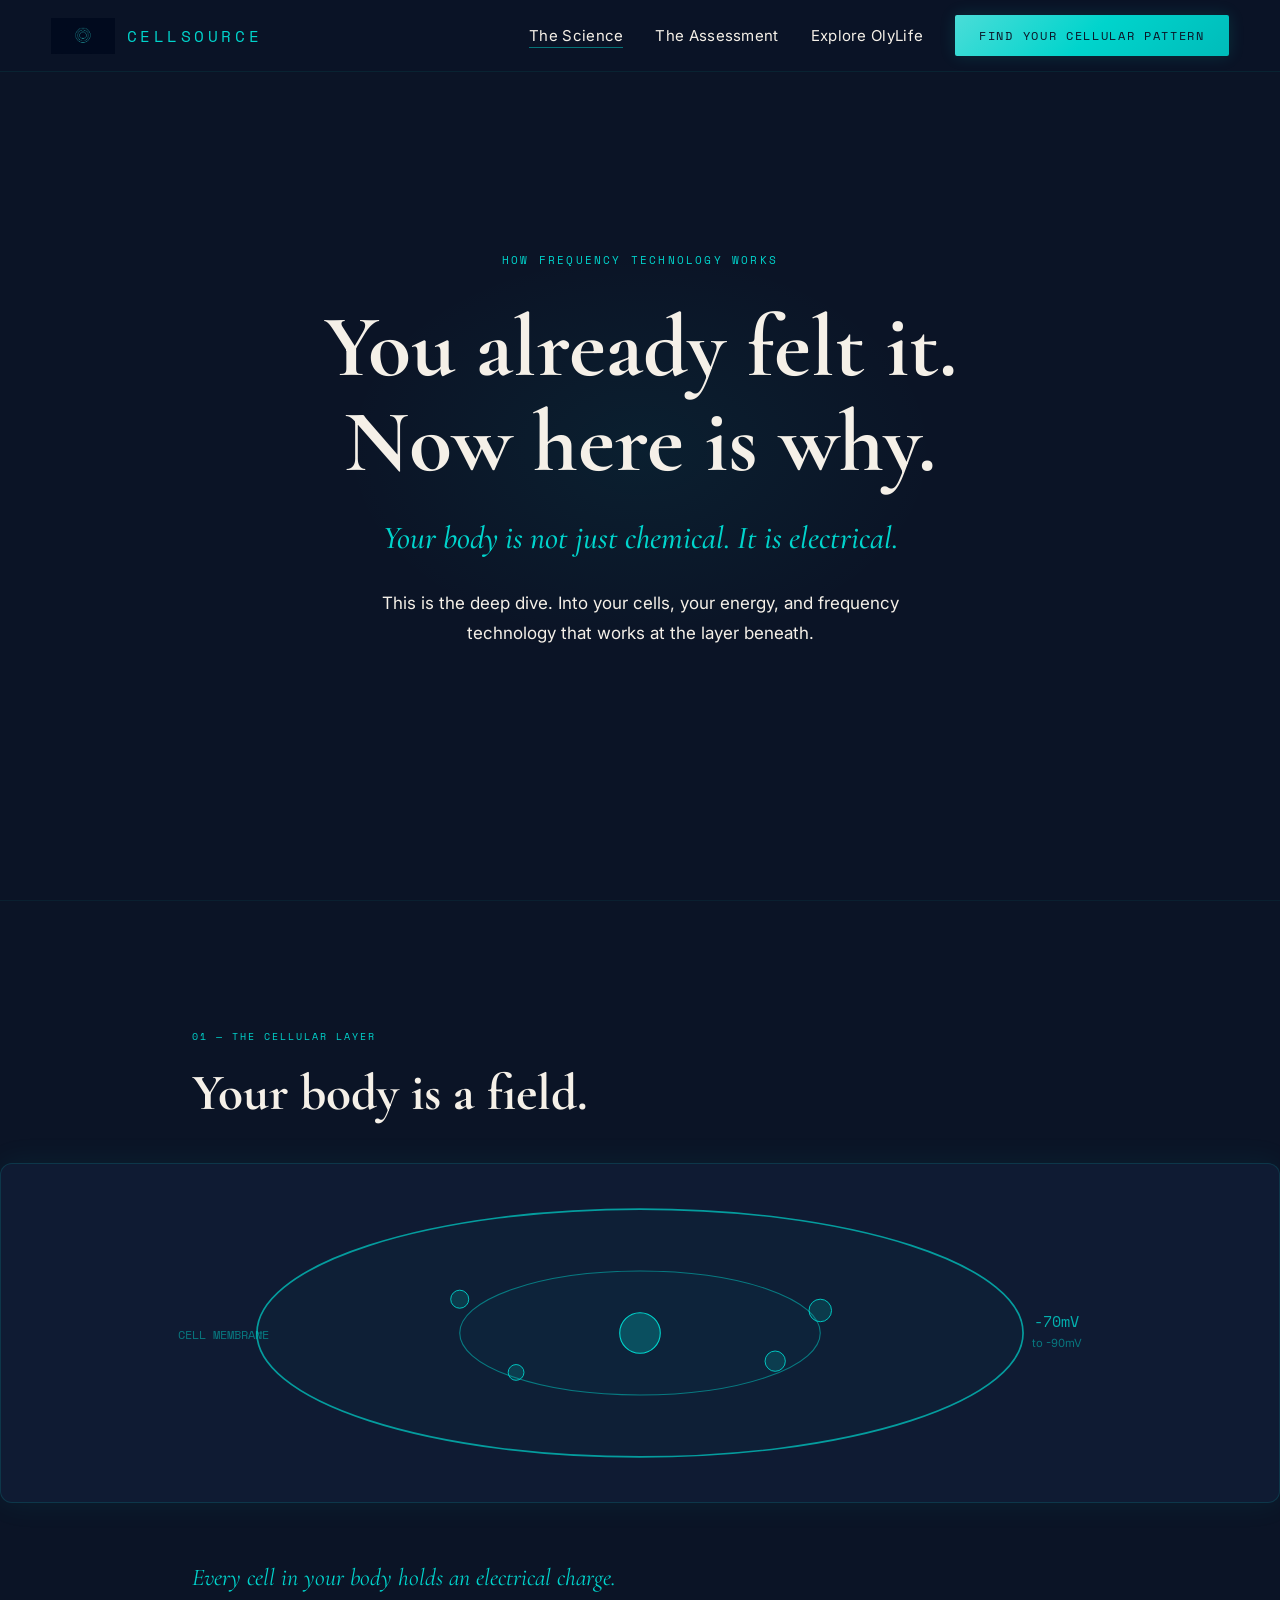
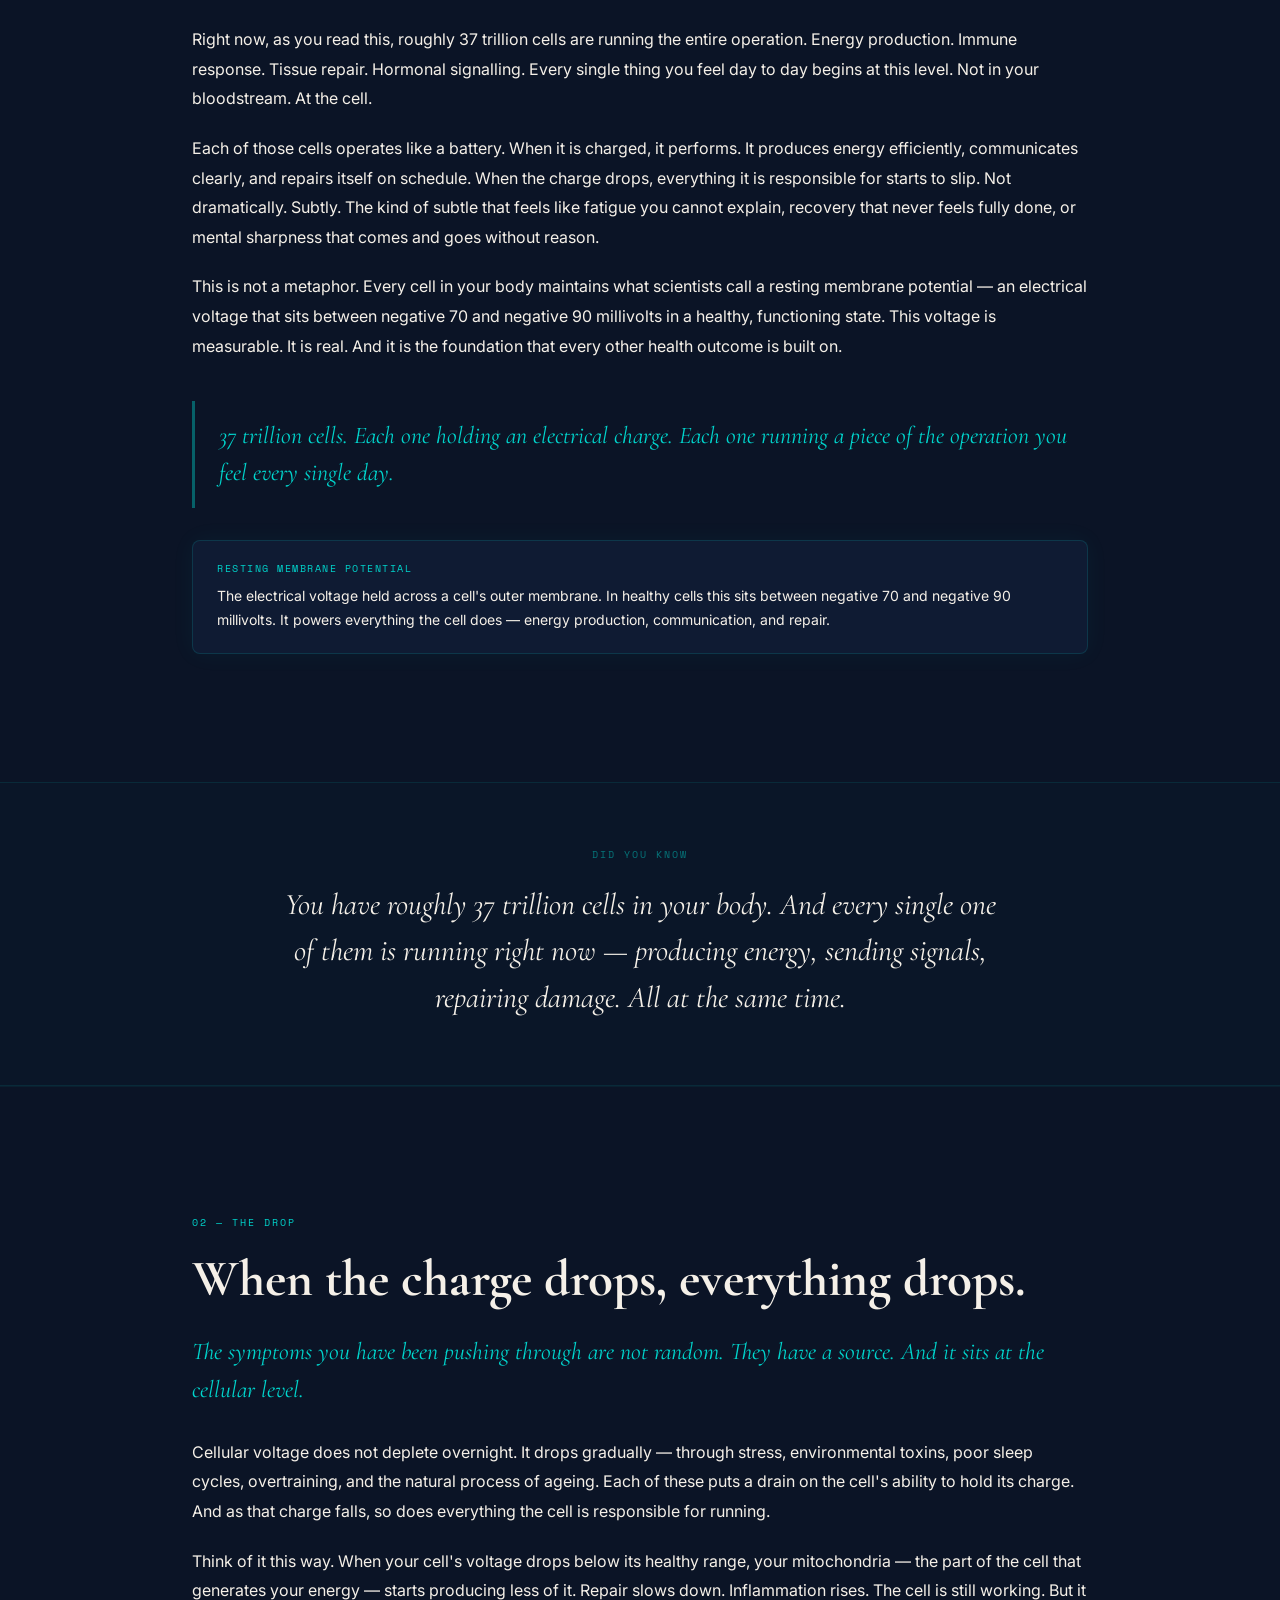
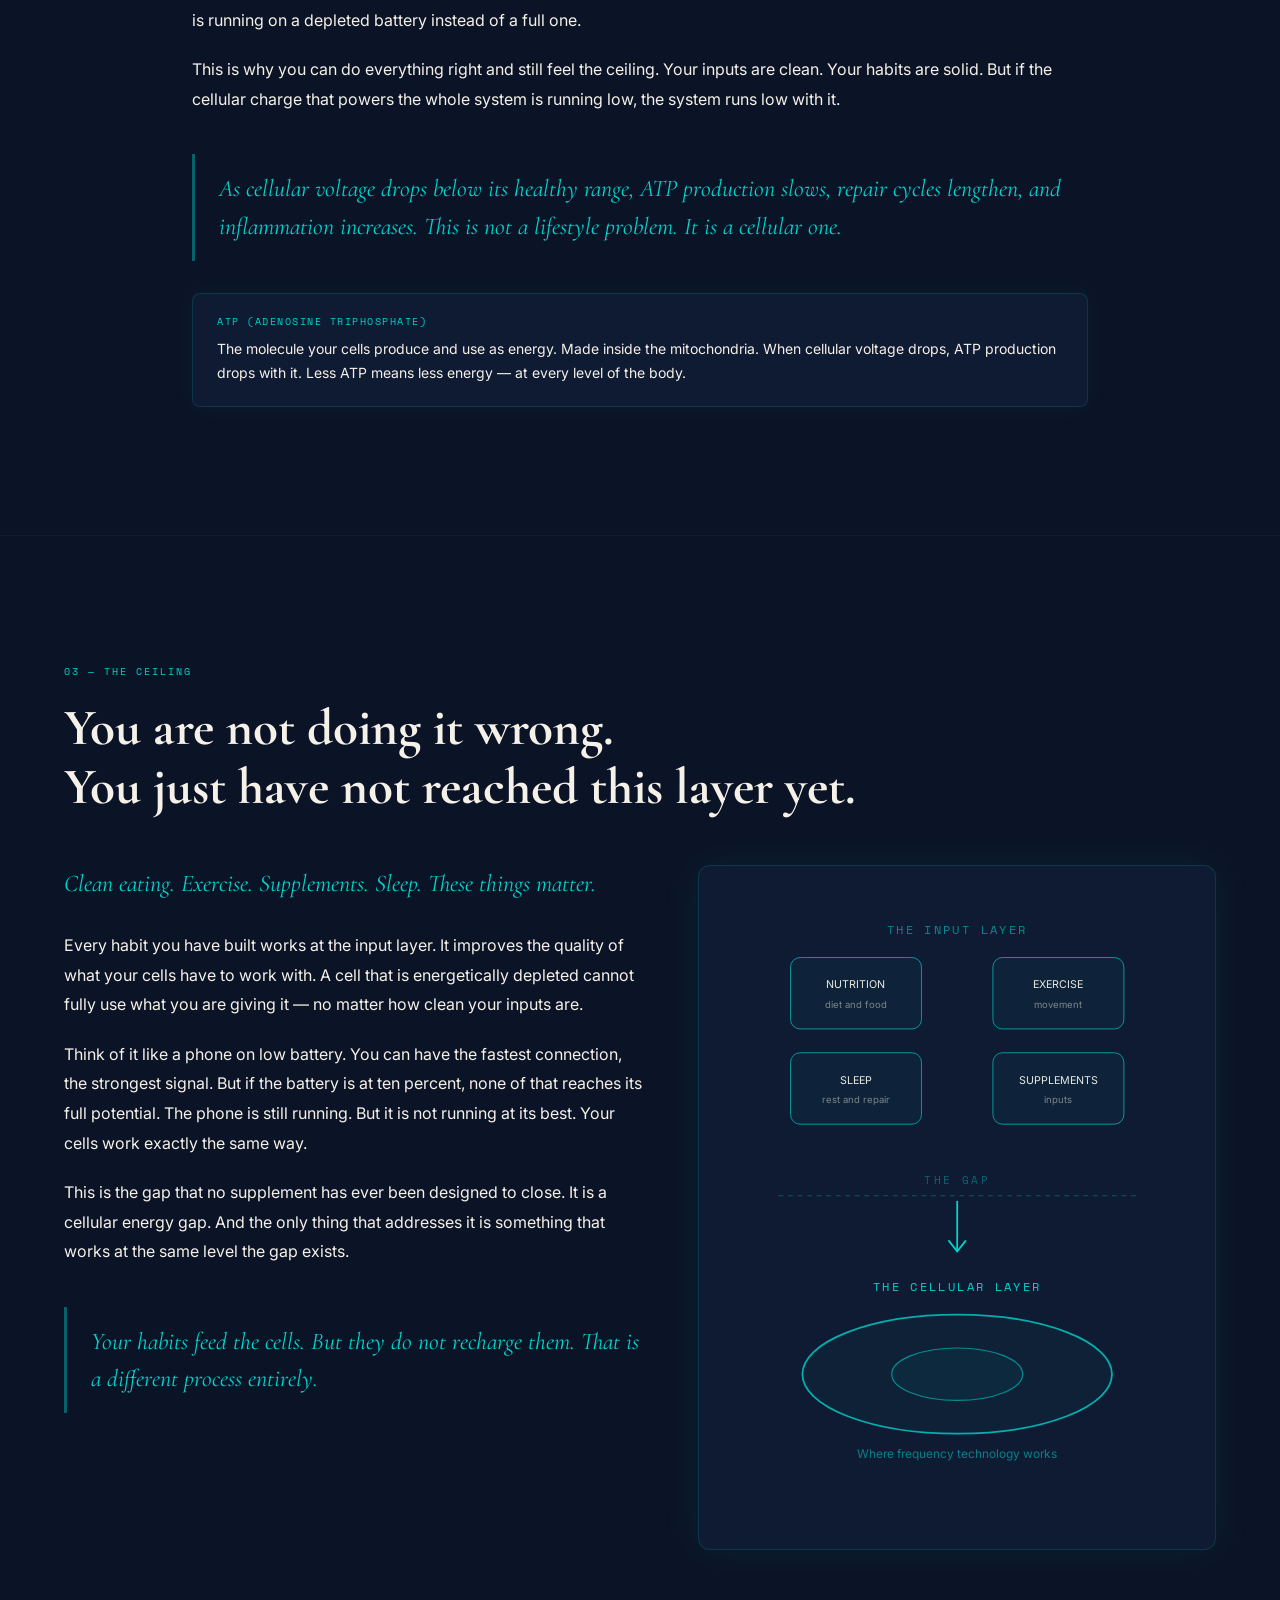
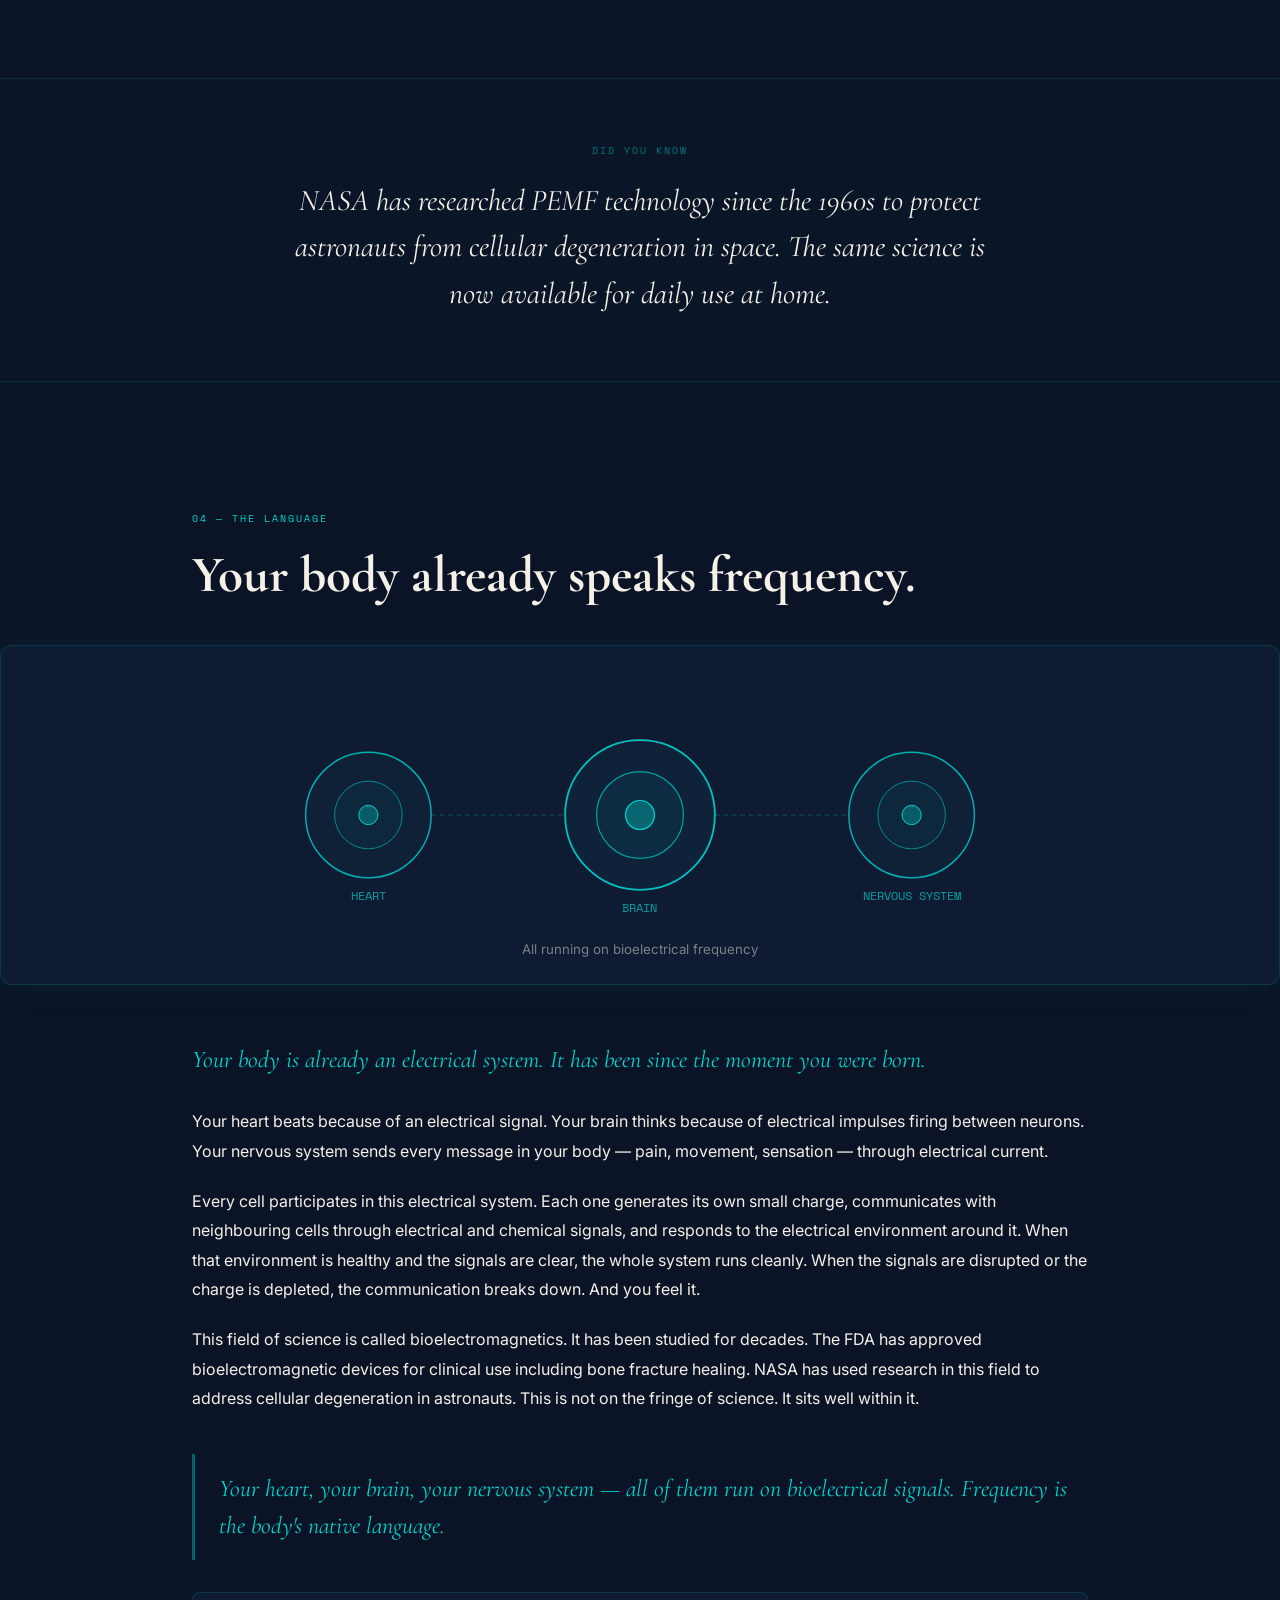
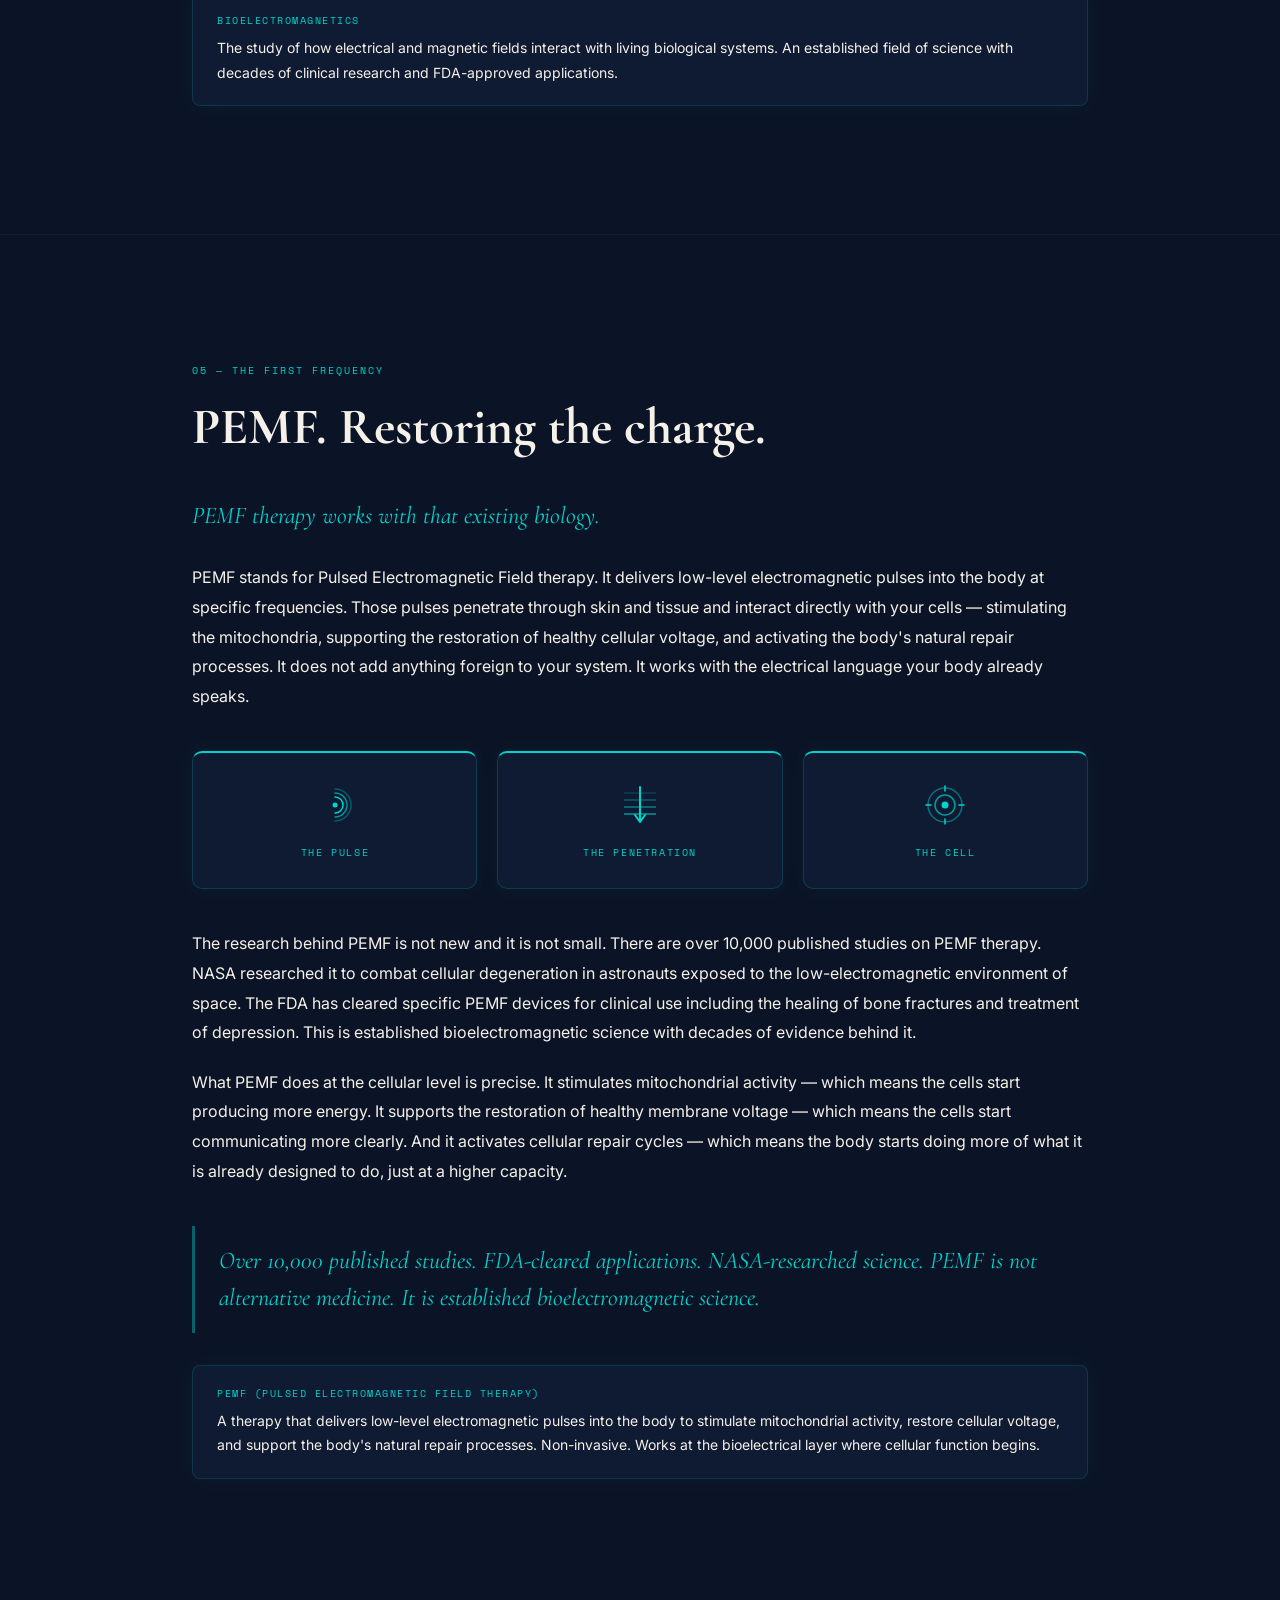
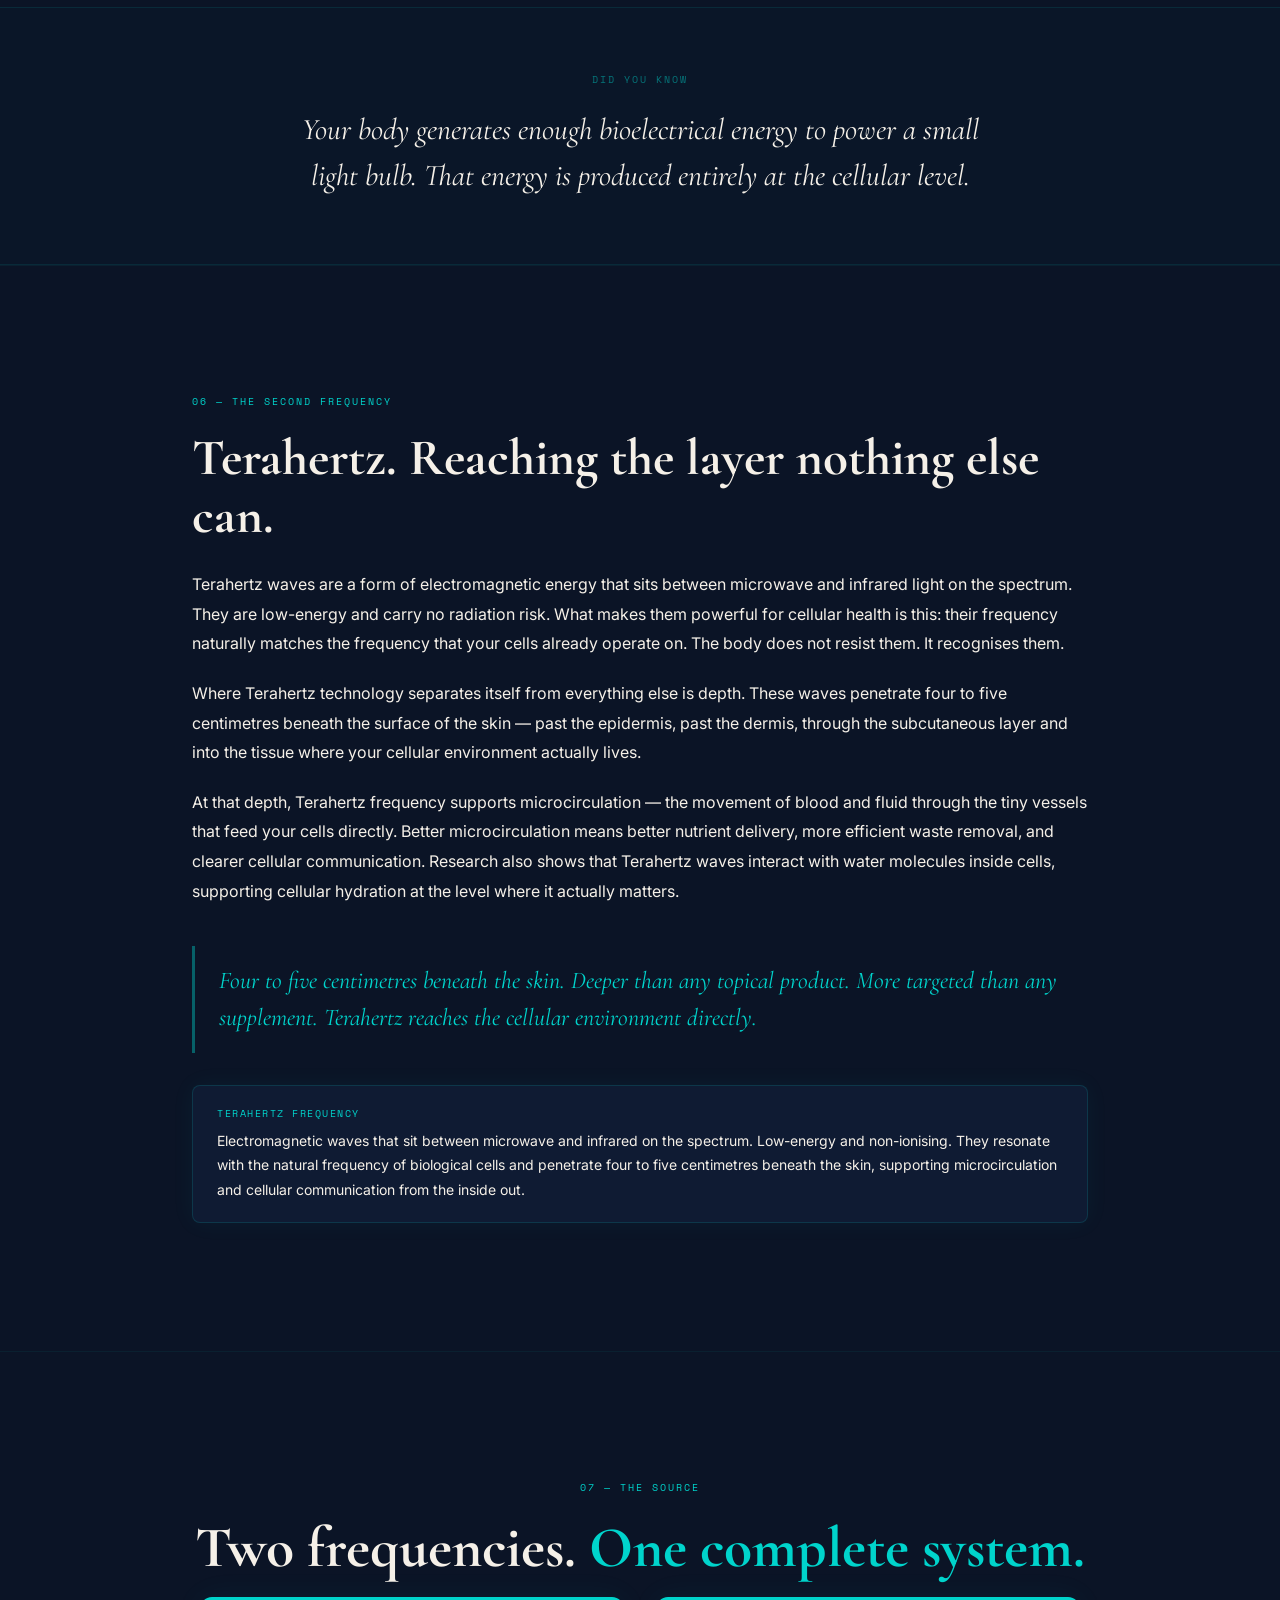
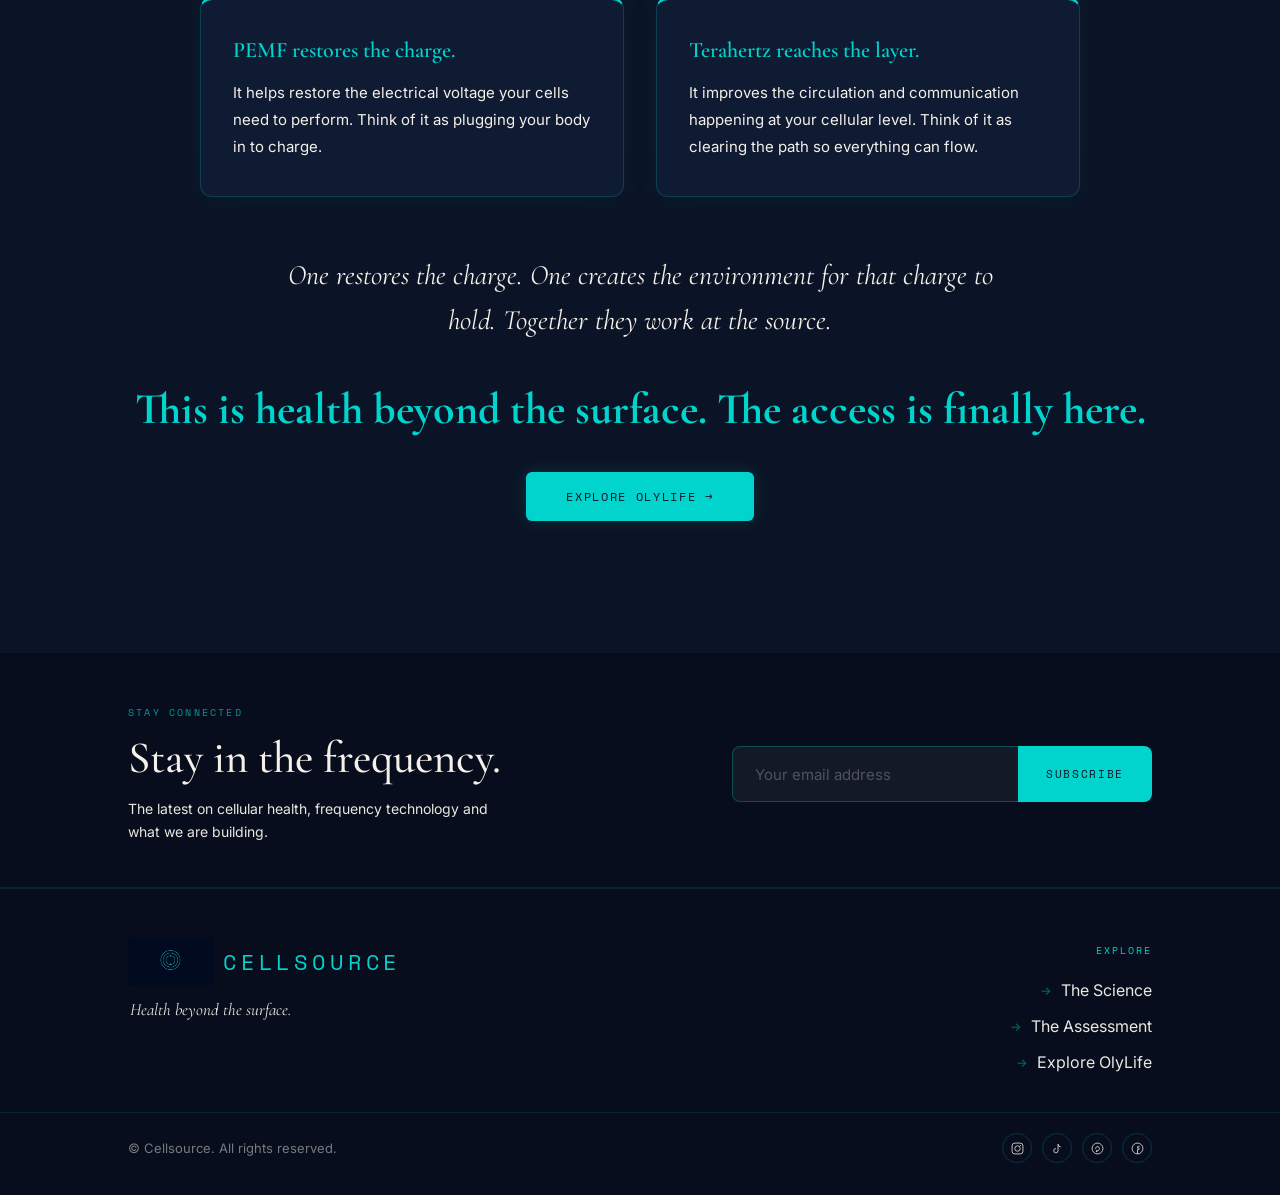
<file: science/science.html>
<!DOCTYPE html>
<html lang="en">
<head>
  <meta charset="UTF-8">
  <meta name="viewport" content="width=device-width, initial-scale=1.0">
  <meta name="description" content="The deep dive into cellular health and frequency technology. Everything you need to understand about your cells, your energy, and PEMF and Terahertz science.">
  <title>The Science — Cellsource</title>
  <link rel="preconnect" href="https://fonts.googleapis.com">
  <link rel="preconnect" href="https://fonts.gstatic.com" crossorigin>
  <link href="https://fonts.googleapis.com/css2?family=Cormorant+Garamond:ital,wght@0,300;0,400;0,500;0,600;0,700;1,300;1,400;1,500;1,600;1,700&family=Inter:wght@300;400;500&family=Space+Mono:wght@400;700&display=swap" rel="stylesheet">
  <link rel="stylesheet" href="../hub.css?v=1">
  <link rel="stylesheet" href="science.css?v=1">
</head>
<body>

<!-- ═══════════════════════════════════════
     NAVIGATION
═══════════════════════════════════════ -->
<nav class="hub-nav" role="navigation" aria-label="Main navigation">
  <div class="hub-nav-inner">

    <a href="../index.html" class="hub-nav-brand">
      <img
        src="../images/nav-brand-mark.png"
        alt="Cellsource"
        class="hub-nav-brandmark"
        width="36"
        height="36"
      >
      <span class="hub-nav-wordmark">Cellsource</span>
    </a>

    <div class="hub-nav-right">
      <ul class="hub-nav-links">
        <li><a href="../science/science.html" class="hub-nav-link--active">The Science</a></li>
        <li><a href="../assessment/index.html">The Assessment</a></li>
        <li><a href="../olylife/olylife.html" target="_blank" rel="noopener">Explore OlyLife</a></li>
      </ul>
      <a href="../assessment/index.html" class="hub-nav-cta desktop-only">Find your cellular pattern</a>
    </div>

    <button class="hub-hamburger" aria-label="Open menu" aria-expanded="false">
      <span></span>
      <span></span>
      <span></span>
    </button>

  </div>
</nav>

<!-- Mobile Menu Overlay -->
<div class="hub-mobile-menu" role="dialog" aria-label="Navigation menu">
  <a href="../science/science.html" class="hub-nav-link--active">The Science</a>
  <a href="../assessment/index.html">The Assessment</a>
  <a href="../olylife/olylife.html" target="_blank" rel="noopener">Explore OlyLife</a>
  <a href="../assessment/index.html" class="hub-nav-cta">Find your cellular pattern</a>
</div>

<!-- ═══════════════════════════════════════
     SECTION 00 — HERO
═══════════════════════════════════════ -->
<section class="sci-hero" aria-label="Hero">

  <div class="sci-hero-content reveal">
    <p class="sci-hero-eyebrow">How Frequency Technology Works</p>
    <h1 class="sci-hero-headline">You already felt it.<br>Now here is why.</h1>
    <p class="sci-hero-sub">Your body is not just chemical. It is electrical.</p>
    <p class="sci-hero-intro">This is the deep dive. Into your cells, your energy, and frequency technology that works at the layer beneath.</p>
  </div>

</section>

<!-- ═══════════════════════════════════════
     SECTION 01 — THE CELLULAR LAYER
═══════════════════════════════════════ -->
<section class="sci-section sci-section--odd reveal" aria-label="The Cellular Layer">

  <div class="sci-section-top reveal">
    <p class="sci-section-label">01 — The Cellular Layer</p>
    <h2 class="sci-section-headline">Your body is a field.</h2>
  </div>

  <div class="sci-visual-placeholder sci-visual-cell sci-visual-full" aria-hidden="true">
    <svg width="100%" height="100%" viewBox="0 0 900 300" preserveAspectRatio="xMidYMid meet" style="display:block">
      <ellipse cx="450" cy="150" rx="340" ry="110" stroke="#00D4CC" stroke-width="1.5" fill="rgba(0,212,204,0.03)" opacity="0.7"/>
      <ellipse cx="450" cy="150" rx="160" ry="55" stroke="#00D4CC" stroke-width="1" fill="rgba(0,212,204,0.05)" opacity="0.5"/>
      <circle cx="450" cy="150" r="18" fill="rgba(0,212,204,0.25)" stroke="#00D4CC" stroke-width="1"/>
      <circle cx="290" cy="120" r="8" fill="rgba(0,212,204,0.15)" stroke="#00D4CC" stroke-width="0.8"/>
      <circle cx="610" cy="130" r="10" fill="rgba(0,212,204,0.15)" stroke="#00D4CC" stroke-width="0.8"/>
      <circle cx="340" cy="185" r="7" fill="rgba(0,212,204,0.15)" stroke="#00D4CC" stroke-width="0.8"/>
      <circle cx="570" cy="175" r="9" fill="rgba(0,212,204,0.15)" stroke="#00D4CC" stroke-width="0.8"/>
      <text x="820" y="145" font-family="Space Mono" font-size="13" fill="#00D4CC" opacity="0.8" text-anchor="middle">-70mV</text>
      <text x="820" y="162" font-family="Inter" font-size="10" fill="rgba(0,212,204,0.5)" text-anchor="middle">to -90mV</text>
      <text x="80" y="155" font-family="Space Mono" font-size="11" fill="rgba(0,212,204,0.5)" text-anchor="middle">CELL MEMBRANE</text>
      <line x1="115" y1="150" x2="110" y2="150" stroke="#00D4CC" stroke-width="0.8" opacity="0.4"/>
    </svg>
  </div>

  <div class="sci-section-body-block reveal" style="transition-delay: 150ms">
    <p class="sci-section-opening"><span class="sci-teal">Every cell in your body holds an electrical charge.</span></p>
    <p class="sci-section-body">Right now, as you read this, roughly 37 trillion cells are running the entire operation. Energy production. Immune response. Tissue repair. Hormonal signalling. Every single thing you feel day to day begins at this level. Not in your bloodstream. At the cell.</p>
    <p class="sci-section-body">Each of those cells operates like a battery. When it is charged, it performs. It produces energy efficiently, communicates clearly, and repairs itself on schedule. When the charge drops, everything it is responsible for starts to slip. Not dramatically. Subtly. The kind of subtle that feels like fatigue you cannot explain, recovery that never feels fully done, or mental sharpness that comes and goes without reason.</p>
    <p class="sci-section-body">This is not a metaphor. Every cell in your body maintains what scientists call a resting membrane potential — an electrical voltage that sits between negative 70 and negative 90 millivolts in a healthy, functioning state. This voltage is measurable. It is real. And it is the foundation that every other health outcome is built on.</p>
    <blockquote class="sci-callout">37 trillion cells. Each one holding an electrical charge. Each one running a piece of the operation you feel every single day.</blockquote>
    <div class="sci-definition">
      <p class="sci-definition-label">Resting membrane potential</p>
      <p class="sci-definition-body">The electrical voltage held across a cell's outer membrane. In healthy cells this sits between negative 70 and negative 90 millivolts. It powers everything the cell does — energy production, communication, and repair.</p>
    </div>
  </div>

</section>

<!-- ═══════════════════════════════════════
     DID YOU KNOW — BAND 01
═══════════════════════════════════════ -->
<section class="sci-dyk reveal" aria-label="Did You Know">
  <div class="sci-dyk-inner reveal">
    <p class="sci-dyk-label">Did You Know</p>
    <p class="sci-dyk-fact">You have roughly 37 trillion cells in your body. And every single one of them is running right now — producing energy, sending signals, repairing damage. All at the same time.</p>
  </div>
</section>

<!-- ═══════════════════════════════════════
     SECTION 02 — THE DROP
═══════════════════════════════════════ -->
<section class="sci-section sci-section--even sci-section--no-visual reveal" aria-label="The Drop">
  <div class="sci-section-body-block reveal" style="transition-delay: 150ms">
    <p class="sci-section-label">02 — The Drop</p>
    <h2 class="sci-section-headline">When the charge drops, everything drops.</h2>
    <p class="sci-section-opening"><span class="sci-teal">The symptoms you have been pushing through are not random. They have a source. And it sits at the cellular level.</span></p>
    <p class="sci-section-body">Cellular voltage does not deplete overnight. It drops gradually — through stress, environmental toxins, poor sleep cycles, overtraining, and the natural process of ageing. Each of these puts a drain on the cell's ability to hold its charge. And as that charge falls, so does everything the cell is responsible for running.</p>
    <p class="sci-section-body">Think of it this way. When your cell's voltage drops below its healthy range, your mitochondria — the part of the cell that generates your energy — starts producing less of it. Repair slows down. Inflammation rises. The cell is still working. But it is running on a depleted battery instead of a full one.</p>
    <p class="sci-section-body">This is why you can do everything right and still feel the ceiling. Your inputs are clean. Your habits are solid. But if the cellular charge that powers the whole system is running low, the system runs low with it.</p>
    <blockquote class="sci-callout">As cellular voltage drops below its healthy range, ATP production slows, repair cycles lengthen, and inflammation increases. This is not a lifestyle problem. It is a cellular one.</blockquote>
    <div class="sci-definition">
      <p class="sci-definition-label">ATP (Adenosine Triphosphate)</p>
      <p class="sci-definition-body">The molecule your cells produce and use as energy. Made inside the mitochondria. When cellular voltage drops, ATP production drops with it. Less ATP means less energy — at every level of the body.</p>
    </div>
  </div>
</section>

<!-- ═══════════════════════════════════════
     SECTION 03 — THE CEILING
═══════════════════════════════════════ -->
<section class="sci-section sci-section--odd reveal" aria-label="The Ceiling">

  <div class="sci-section-top sci-section-top--full reveal">
    <p class="sci-section-label">03 — The Ceiling</p>
    <h2 class="sci-section-headline">You are not doing it wrong.<br>You just have not reached this layer yet.</h2>
  </div>

  <div class="sci-split-row reveal">
    <div class="sci-split-copy">
      <p class="sci-section-opening"><span class="sci-teal">Clean eating. Exercise. Supplements. Sleep. These things matter.</span></p>
      <p class="sci-section-body">Every habit you have built works at the input layer. It improves the quality of what your cells have to work with. A cell that is energetically depleted cannot fully use what you are giving it — no matter how clean your inputs are.</p>
      <p class="sci-section-body">Think of it like a phone on low battery. You can have the fastest connection, the strongest signal. But if the battery is at ten percent, none of that reaches its full potential. The phone is still running. But it is not running at its best. Your cells work exactly the same way.</p>
      <p class="sci-section-body">This is the gap that no supplement has ever been designed to close. It is a cellular energy gap. And the only thing that addresses it is something that works at the same level the gap exists.</p>
      <blockquote class="sci-callout">Your habits feed the cells. But they do not recharge them. That is a different process entirely.</blockquote>
    </div>
    <div class="sci-visual-placeholder sci-visual-ceiling sci-split-visual" aria-hidden="true">
      <svg width="100%" height="100%" viewBox="0 0 380 520" preserveAspectRatio="xMidYMid meet" style="display:block;padding:32px">
        <text x="190" y="30" font-family="Space Mono" font-size="10" fill="rgba(0,212,204,0.6)" text-anchor="middle" letter-spacing="2">THE INPUT LAYER</text>
        <rect x="50" y="50" width="110" height="60" rx="8" fill="rgba(0,212,204,0.06)" stroke="#00D4CC" stroke-width="0.8" opacity="0.7"/>
        <text x="105" y="76" font-family="Inter" font-size="9" fill="#E8E8E0" text-anchor="middle">NUTRITION</text>
        <text x="105" y="92" font-family="Inter" font-size="8" fill="rgba(232,232,224,0.5)" text-anchor="middle">diet and food</text>
        <rect x="220" y="50" width="110" height="60" rx="8" fill="rgba(0,212,204,0.06)" stroke="#00D4CC" stroke-width="0.8" opacity="0.7"/>
        <text x="275" y="76" font-family="Inter" font-size="9" fill="#E8E8E0" text-anchor="middle">EXERCISE</text>
        <text x="275" y="92" font-family="Inter" font-size="8" fill="rgba(232,232,224,0.5)" text-anchor="middle">movement</text>
        <rect x="50" y="130" width="110" height="60" rx="8" fill="rgba(0,212,204,0.06)" stroke="#00D4CC" stroke-width="0.8" opacity="0.7"/>
        <text x="105" y="156" font-family="Inter" font-size="9" fill="#E8E8E0" text-anchor="middle">SLEEP</text>
        <text x="105" y="172" font-family="Inter" font-size="8" fill="rgba(232,232,224,0.5)" text-anchor="middle">rest and repair</text>
        <rect x="220" y="130" width="110" height="60" rx="8" fill="rgba(0,212,204,0.06)" stroke="#00D4CC" stroke-width="0.8" opacity="0.7"/>
        <text x="275" y="156" font-family="Inter" font-size="9" fill="#E8E8E0" text-anchor="middle">SUPPLEMENTS</text>
        <text x="275" y="172" font-family="Inter" font-size="8" fill="rgba(232,232,224,0.5)" text-anchor="middle">inputs</text>
        <text x="190" y="240" font-family="Space Mono" font-size="9" fill="rgba(0,212,204,0.4)" text-anchor="middle" letter-spacing="2">THE GAP</text>
        <line x1="40" y1="250" x2="340" y2="250" stroke="rgba(0,212,204,0.25)" stroke-width="1" stroke-dasharray="4 4"/>
        <line x1="190" y1="255" x2="190" y2="295" stroke="#00D4CC" stroke-width="1.5" stroke-linecap="round"/>
        <polyline points="183,288 190,297 197,288" stroke="#00D4CC" stroke-width="1.5" stroke-linecap="round" stroke-linejoin="round" fill="none"/>
        <text x="190" y="330" font-family="Space Mono" font-size="10" fill="#00D4CC" text-anchor="middle" letter-spacing="2">THE CELLULAR LAYER</text>
        <ellipse cx="190" cy="400" rx="130" ry="50" stroke="#00D4CC" stroke-width="1.5" fill="rgba(0,212,204,0.04)" opacity="0.8"/>
        <ellipse cx="190" cy="400" rx="55" ry="22" stroke="#00D4CC" stroke-width="1" fill="rgba(0,212,204,0.08)" opacity="0.6"/>
        <text x="190" y="470" font-family="Inter" font-size="10" fill="rgba(0,212,204,0.55)" text-anchor="middle">Where frequency technology works</text>
      </svg>
    </div>
  </div>

</section>

<!-- ═══════════════════════════════════════
     DID YOU KNOW — BAND 02
═══════════════════════════════════════ -->
<section class="sci-dyk reveal" aria-label="Did You Know">
  <div class="sci-dyk-inner reveal">
    <p class="sci-dyk-label">Did You Know</p>
    <p class="sci-dyk-fact">NASA has researched PEMF technology since the 1960s to protect astronauts from cellular degeneration in space. The same science is now available for daily use at home.</p>
  </div>
</section>

<!-- ═══════════════════════════════════════
     SECTION 04 — THE LANGUAGE
═══════════════════════════════════════ -->
<section class="sci-section sci-section--even reveal" aria-label="The Language">

  <div class="sci-section-top reveal">
    <p class="sci-section-label">04 — The Language</p>
    <h2 class="sci-section-headline">Your body already speaks frequency.</h2>
  </div>

  <div class="sci-visual-placeholder sci-visual-language sci-visual-full" aria-hidden="true">
    <svg width="100%" height="100%" viewBox="0 0 900 280" preserveAspectRatio="xMidYMid meet" style="display:block">
      <circle cx="225" cy="140" r="52" stroke="#00D4CC" stroke-width="1.2" fill="rgba(0,212,204,0.04)" opacity="0.8"/>
      <circle cx="225" cy="140" r="28" stroke="#00D4CC" stroke-width="0.8" fill="rgba(0,212,204,0.06)" opacity="0.6"/>
      <circle cx="225" cy="140" r="8" fill="rgba(0,212,204,0.3)" stroke="#00D4CC" stroke-width="0.8"/>
      <text x="225" y="210" font-family="Space Mono" font-size="10" fill="rgba(0,212,204,0.7)" text-anchor="middle">HEART</text>
      <circle cx="450" cy="140" r="62" stroke="#00D4CC" stroke-width="1.5" fill="rgba(0,212,204,0.05)" opacity="0.9"/>
      <circle cx="450" cy="140" r="36" stroke="#00D4CC" stroke-width="1" fill="rgba(0,212,204,0.07)" opacity="0.7"/>
      <circle cx="450" cy="140" r="12" fill="rgba(0,212,204,0.35)" stroke="#00D4CC" stroke-width="1"/>
      <text x="450" y="220" font-family="Space Mono" font-size="10" fill="rgba(0,212,204,0.7)" text-anchor="middle">BRAIN</text>
      <circle cx="675" cy="140" r="52" stroke="#00D4CC" stroke-width="1.2" fill="rgba(0,212,204,0.04)" opacity="0.8"/>
      <circle cx="675" cy="140" r="28" stroke="#00D4CC" stroke-width="0.8" fill="rgba(0,212,204,0.06)" opacity="0.6"/>
      <circle cx="675" cy="140" r="8" fill="rgba(0,212,204,0.3)" stroke="#00D4CC" stroke-width="0.8"/>
      <text x="675" y="210" font-family="Space Mono" font-size="10" fill="rgba(0,212,204,0.7)" text-anchor="middle">NERVOUS SYSTEM</text>
      <line x1="277" y1="140" x2="388" y2="140" stroke="rgba(0,212,204,0.3)" stroke-width="1" stroke-dasharray="4 3"/>
      <line x1="512" y1="140" x2="623" y2="140" stroke="rgba(0,212,204,0.3)" stroke-width="1" stroke-dasharray="4 3"/>
      <text x="450" y="255" font-family="Inter" font-size="11" fill="rgba(232,232,224,0.5)" text-anchor="middle">All running on bioelectrical frequency</text>
    </svg>
  </div>

  <div class="sci-section-body-block reveal" style="transition-delay: 150ms">
    <p class="sci-section-opening"><span class="sci-teal">Your body is already an electrical system. It has been since the moment you were born.</span></p>
    <p class="sci-section-body">Your heart beats because of an electrical signal. Your brain thinks because of electrical impulses firing between neurons. Your nervous system sends every message in your body — pain, movement, sensation — through electrical current.</p>
    <p class="sci-section-body">Every cell participates in this electrical system. Each one generates its own small charge, communicates with neighbouring cells through electrical and chemical signals, and responds to the electrical environment around it. When that environment is healthy and the signals are clear, the whole system runs cleanly. When the signals are disrupted or the charge is depleted, the communication breaks down. And you feel it.</p>
    <p class="sci-section-body">This field of science is called bioelectromagnetics. It has been studied for decades. The FDA has approved bioelectromagnetic devices for clinical use including bone fracture healing. NASA has used research in this field to address cellular degeneration in astronauts. This is not on the fringe of science. It sits well within it.</p>
    <blockquote class="sci-callout">Your heart, your brain, your nervous system — all of them run on bioelectrical signals. Frequency is the body's native language.</blockquote>
    <div class="sci-definition">
      <p class="sci-definition-label">Bioelectromagnetics</p>
      <p class="sci-definition-body">The study of how electrical and magnetic fields interact with living biological systems. An established field of science with decades of clinical research and FDA-approved applications.</p>
    </div>
  </div>

</section>

<!-- ═══════════════════════════════════════
     SECTION 05 — THE FIRST FREQUENCY
═══════════════════════════════════════ -->
<section class="sci-section sci-section--odd sci-section--no-visual reveal" aria-label="The First Frequency">

  <div class="sci-section-top reveal">
    <p class="sci-section-label">05 — The First Frequency</p>
    <h2 class="sci-section-headline">PEMF. Restoring the charge.</h2>
  </div>

  <div class="sci-section-body-block reveal" style="transition-delay: 150ms">
    <p class="sci-section-opening"><span class="sci-teal">PEMF therapy works with that existing biology.</span></p>
    <p class="sci-section-body">PEMF stands for Pulsed Electromagnetic Field therapy. It delivers low-level electromagnetic pulses into the body at specific frequencies. Those pulses penetrate through skin and tissue and interact directly with your cells — stimulating the mitochondria, supporting the restoration of healthy cellular voltage, and activating the body's natural repair processes. It does not add anything foreign to your system. It works with the electrical language your body already speaks.</p>

    <div class="sci-process-row">

      <div class="sci-process-box">
        <svg width="48" height="48" viewBox="0 0 48 48" fill="none">
          <path d="M24 32 A8 8 0 0 0 24 16" stroke="#00D4CC" stroke-width="1.5" stroke-linecap="round" fill="none"/>
          <path d="M24 36 A12 12 0 0 0 24 12" stroke="#00D4CC" stroke-width="1.5" stroke-linecap="round" fill="none" opacity="0.65"/>
          <path d="M24 40 A16 16 0 0 0 24 8" stroke="#00D4CC" stroke-width="1.5" stroke-linecap="round" fill="none" opacity="0.35"/>
          <circle cx="24" cy="24" r="2.5" fill="#00D4CC"/>
        </svg>
        <p class="sci-process-label">The Pulse</p>
      </div>

      <div class="sci-process-box">
        <svg width="48" height="48" viewBox="0 0 48 48" fill="none">
          <line x1="8" y1="12" x2="40" y2="12" stroke="#00D4CC" stroke-width="1.2" opacity="0.25"/>
          <line x1="8" y1="19" x2="40" y2="19" stroke="#00D4CC" stroke-width="1.2" opacity="0.45"/>
          <line x1="8" y1="26" x2="40" y2="26" stroke="#00D4CC" stroke-width="1.2" opacity="0.65"/>
          <line x1="8" y1="33" x2="40" y2="33" stroke="#00D4CC" stroke-width="1.2" opacity="0.85"/>
          <line x1="24" y1="6" x2="24" y2="40" stroke="#00D4CC" stroke-width="2" stroke-linecap="round"/>
          <polyline points="19,34 24,41 29,34" stroke="#00D4CC" stroke-width="2" stroke-linecap="round" stroke-linejoin="round" fill="none"/>
        </svg>
        <p class="sci-process-label">The Penetration</p>
      </div>

      <div class="sci-process-box">
        <svg width="48" height="48" viewBox="0 0 48 48" fill="none">
          <circle cx="24" cy="24" r="17" stroke="#00D4CC" stroke-width="1.5" opacity="0.45"/>
          <circle cx="24" cy="24" r="10" stroke="#00D4CC" stroke-width="1.5" opacity="0.7"/>
          <circle cx="24" cy="24" r="3.5" fill="#00D4CC"/>
          <line x1="24" y1="5" x2="24" y2="10" stroke="#00D4CC" stroke-width="1.5" stroke-linecap="round"/>
          <line x1="24" y1="38" x2="24" y2="43" stroke="#00D4CC" stroke-width="1.5" stroke-linecap="round"/>
          <line x1="5" y1="24" x2="10" y2="24" stroke="#00D4CC" stroke-width="1.5" stroke-linecap="round"/>
          <line x1="38" y1="24" x2="43" y2="24" stroke="#00D4CC" stroke-width="1.5" stroke-linecap="round"/>
        </svg>
        <p class="sci-process-label">The Cell</p>
      </div>

    </div>

    <p class="sci-section-body">The research behind PEMF is not new and it is not small. There are over 10,000 published studies on PEMF therapy. NASA researched it to combat cellular degeneration in astronauts exposed to the low-electromagnetic environment of space. The FDA has cleared specific PEMF devices for clinical use including the healing of bone fractures and treatment of depression. This is established bioelectromagnetic science with decades of evidence behind it.</p>
    <p class="sci-section-body">What PEMF does at the cellular level is precise. It stimulates mitochondrial activity — which means the cells start producing more energy. It supports the restoration of healthy membrane voltage — which means the cells start communicating more clearly. And it activates cellular repair cycles — which means the body starts doing more of what it is already designed to do, just at a higher capacity.</p>
    <blockquote class="sci-callout">Over 10,000 published studies. FDA-cleared applications. NASA-researched science. PEMF is not alternative medicine. It is established bioelectromagnetic science.</blockquote>
    <div class="sci-definition">
      <p class="sci-definition-label">PEMF (Pulsed Electromagnetic Field therapy)</p>
      <p class="sci-definition-body">A therapy that delivers low-level electromagnetic pulses into the body to stimulate mitochondrial activity, restore cellular voltage, and support the body's natural repair processes. Non-invasive. Works at the bioelectrical layer where cellular function begins.</p>
    </div>
  </div>

</section>

<!-- ═══════════════════════════════════════
     DID YOU KNOW — BAND 03
═══════════════════════════════════════ -->
<section class="sci-dyk reveal" aria-label="Did You Know">
  <div class="sci-dyk-inner reveal">
    <p class="sci-dyk-label">Did You Know</p>
    <p class="sci-dyk-fact">Your body generates enough bioelectrical energy to power a small light bulb. That energy is produced entirely at the cellular level.</p>
  </div>
</section>

<!-- ═══════════════════════════════════════
     SECTION 06 — THE SECOND FREQUENCY
═══════════════════════════════════════ -->
<section class="sci-section sci-section--even sci-section--no-visual reveal" aria-label="The Second Frequency">
  <div class="sci-section-body-block reveal" style="transition-delay: 150ms">
    <p class="sci-section-label">06 — The Second Frequency</p>
    <h2 class="sci-section-headline">Terahertz. Reaching the layer nothing else can.</h2>
    <p class="sci-section-body">Terahertz waves are a form of electromagnetic energy that sits between microwave and infrared light on the spectrum. They are low-energy and carry no radiation risk. What makes them powerful for cellular health is this: their frequency naturally matches the frequency that your cells already operate on. The body does not resist them. It recognises them.</p>
    <p class="sci-section-body">Where Terahertz technology separates itself from everything else is depth. These waves penetrate four to five centimetres beneath the surface of the skin — past the epidermis, past the dermis, through the subcutaneous layer and into the tissue where your cellular environment actually lives.</p>
    <p class="sci-section-body">At that depth, Terahertz frequency supports microcirculation — the movement of blood and fluid through the tiny vessels that feed your cells directly. Better microcirculation means better nutrient delivery, more efficient waste removal, and clearer cellular communication. Research also shows that Terahertz waves interact with water molecules inside cells, supporting cellular hydration at the level where it actually matters.</p>
    <blockquote class="sci-callout">Four to five centimetres beneath the skin. Deeper than any topical product. More targeted than any supplement. Terahertz reaches the cellular environment directly.</blockquote>
    <div class="sci-definition">
      <p class="sci-definition-label">Terahertz frequency</p>
      <p class="sci-definition-body">Electromagnetic waves that sit between microwave and infrared on the spectrum. Low-energy and non-ionising. They resonate with the natural frequency of biological cells and penetrate four to five centimetres beneath the skin, supporting microcirculation and cellular communication from the inside out.</p>
    </div>
  </div>
</section>

<!-- ═══════════════════════════════════════
     SECTION 07 — THE SOURCE (CLOSING)
═══════════════════════════════════════ -->
<section class="sci-closing reveal" aria-label="The Source">

  <p class="sci-closing-label">07 — The Source</p>
  <h2 class="sci-closing-headline">Two frequencies. <span class="sci-teal">One complete system.</span></h2>
  <div class="sci-closing-blocks reveal" style="transition-delay: 200ms">

    <div class="sci-closing-block sci-closing-block--pemf">
      <p class="sci-closing-block-title"><span class="sci-teal">PEMF restores the charge.</span></p>
      <p class="sci-closing-block-body">It helps restore the electrical voltage your cells need to perform. Think of it as plugging your body in to charge.</p>
    </div>

    <div class="sci-closing-block sci-closing-block--thz">
      <p class="sci-closing-block-title"><span class="sci-teal">Terahertz reaches the layer.</span></p>
      <p class="sci-closing-block-body">It improves the circulation and communication happening at your cellular level. Think of it as clearing the path so everything can flow.</p>
    </div>

  </div>

  <p class="sci-closing-together">One restores the charge. One creates the environment for that charge to hold. Together they work at the source.</p>
  <p class="sci-closing-line">This is health beyond the surface. The access is finally here.</p>
  <a href="../olylife/olylife.html" class="sci-closing-cta hub-offer-btn-primary">Explore OlyLife →</a>

</section>

<!-- ═══════════════════════════════════════
     NEWSLETTER
═══════════════════════════════════════ -->
<section class="hub-newsletter">
  <div class="hub-newsletter-inner">
    <div class="hub-newsletter-left">
      <p class="hub-newsletter-eyebrow">Stay Connected</p>
      <p class="hub-newsletter-heading">Stay in the frequency.</p>
      <p class="hub-newsletter-sub">The latest on cellular health, frequency technology and what we are building.</p>
    </div>
    <form class="hub-newsletter-form" id="sci-newsletter-form" onsubmit="return false;">
      <input type="email" class="hub-newsletter-input" id="sci-email-input" placeholder="Your email address" aria-label="Email address">
      <button type="submit" class="hub-newsletter-btn" id="sci-submit-btn">Subscribe</button>
    </form>
    <p id="sci-form-msg" style="display:none; margin-top:12px; font-family:'Inter',sans-serif; font-size:14px;"></p>
  </div>
</section>

<!-- ═══════════════════════════════════════
     FOOTER
═══════════════════════════════════════ -->
<footer class="hub-footer" role="contentinfo">

  <div class="hub-footer-wrap">

    <div class="hub-newsletter-footer-divider"></div>

    <div class="hub-footer-inner">

      <div class="hub-footer-brand">
        <a href="../index.html" class="hub-footer-brand-row">
          <img
            src="../images/nav-brand-mark.png"
            alt="Cellsource"
            class="hub-footer-brandmark"
            onerror="this.style.display='none'"
          >
          <span class="hub-footer-wordmark">Cellsource</span>
        </a>
        <span class="hub-footer-tagline">Health beyond the surface.</span>
      </div>

      <nav class="hub-footer-nav" aria-label="Footer navigation">
        <p class="hub-footer-nav-heading">Explore</p>
        <ul class="hub-footer-nav-links">
          <li><a href="../science/science.html">The Science</a></li>
          <li><a href="../assessment/index.html">The Assessment</a></li>
          <li><a href="../olylife/olylife.html">Explore OlyLife</a></li>
        </ul>
      </nav>

    </div>

    <hr class="hub-footer-divider">
    <div class="hub-footer-bottom">
      <p class="hub-footer-copyright">© Cellsource. All rights reserved.</p>
      <div class="hub-footer-socials">
        <a href="#" class="hub-footer-social-link" aria-label="Instagram">
          <svg width="13" height="13" viewBox="0 0 24 24" fill="none" stroke="currentColor" stroke-width="1.5" aria-hidden="true"><rect x="2" y="2" width="20" height="20" rx="5"/><circle cx="12" cy="12" r="5"/><circle cx="17.5" cy="6.5" r="1" fill="currentColor" stroke="none"/></svg>
        </a>
        <a href="#" class="hub-footer-social-link" aria-label="TikTok">
          <svg width="13" height="13" viewBox="0 0 24 24" fill="none" stroke="currentColor" stroke-width="1.5" aria-hidden="true"><path d="M9 12a4 4 0 1 0 4 4V4a5 5 0 0 0 5 5"/></svg>
        </a>
        <a href="#" class="hub-footer-social-link" aria-label="Pinterest">
          <svg width="13" height="13" viewBox="0 0 24 24" fill="none" stroke="currentColor" stroke-width="1.5" aria-hidden="true"><circle cx="12" cy="12" r="10"/><path d="M8.5 12c0-1.9 1.5-3.5 3.5-3.5s3.5 1.6 3.5 3.5c0 2.5-1.1 4-2.8 4-.6 0-1.1-.3-1.2-.7l-.3 1.3c-.2.7-.6 1.4-.9 1.9-.3-.9-.5-1.8-.3-2.6" stroke-linecap="round"/></svg>
        </a>
        <a href="#" class="hub-footer-social-link" aria-label="Facebook">
          <svg width="13" height="13" viewBox="0 0 24 24" fill="none" stroke="currentColor" stroke-width="1.5" aria-hidden="true"><circle cx="12" cy="12" r="10"/><path d="M15 8h-1.5A1.5 1.5 0 0 0 12 9.5V11h3l-.5 3H12v7" stroke-linecap="round" stroke-linejoin="round"/></svg>
        </a>
      </div>
    </div>

  </div>

</footer>

<!-- ═══════════════════════════════════════
     JAVASCRIPT
═══════════════════════════════════════ -->
<script>
(function () {
  'use strict';

  /* ── Scroll indicator hide ── */
  var scrollIndicator = document.querySelector('.hub-scroll-indicator');
  if (scrollIndicator) {
    window.addEventListener('scroll', function () {
      if (window.scrollY > 120) {
        scrollIndicator.classList.add('is-hidden');
      }
    }, { passive: true });
  }

  /* ── Navigation hamburger ── */
  var hamburger = document.querySelector('.hub-hamburger');
  var mobileMenu = document.querySelector('.hub-mobile-menu');
  if (hamburger && mobileMenu) {
    hamburger.addEventListener('click', function () {
      var isOpen = hamburger.classList.toggle('is-open');
      mobileMenu.classList.toggle('is-open', isOpen);
      hamburger.setAttribute('aria-expanded', String(isOpen));
      document.body.style.overflow = isOpen ? 'hidden' : '';
    });
    mobileMenu.querySelectorAll('a').forEach(function (link) {
      link.addEventListener('click', function () {
        hamburger.classList.remove('is-open');
        mobileMenu.classList.remove('is-open');
        hamburger.setAttribute('aria-expanded', 'false');
        document.body.style.overflow = '';
      });
    });
    document.addEventListener('keydown', function (e) {
      if (e.key === 'Escape' && mobileMenu.classList.contains('is-open')) {
        hamburger.classList.remove('is-open');
        mobileMenu.classList.remove('is-open');
        hamburger.setAttribute('aria-expanded', 'false');
        document.body.style.overflow = '';
      }
    });
  }

  /* ── Ticker — JS seamless loop ── */
  (function () {
    function initTicker() {
      var track = document.getElementById('tickerTrack');
      var group = document.getElementById('tickerGroup');
      if (!track || !group) return;
      track.innerHTML = '';
      track.appendChild(group);
      var groupWidth = group.getBoundingClientRect().width;
      if (groupWidth === 0) {
        requestAnimationFrame(initTicker);
        return;
      }
      var clone = group.cloneNode(true);
      clone.removeAttribute('id');
      clone.setAttribute('aria-hidden', 'true');
      track.appendChild(clone);
      var styleEl = document.getElementById('ticker-keyframe-style');
      if (!styleEl) {
        styleEl = document.createElement('style');
        styleEl.id = 'ticker-keyframe-style';
        document.head.appendChild(styleEl);
      }
      styleEl.textContent =
        '@keyframes ticker-js {' +
        '0% { transform: translateX(0); }' +
        '100% { transform: translateX(-' + groupWidth + 'px); }' +
        '}';
      track.style.animation = 'none';
      track.style.display = 'flex';
      track.style.width = 'max-content';
      track.style.whiteSpace = 'nowrap';
      void track.offsetWidth;
      track.style.animation = 'ticker-js 32s linear infinite';
    }
    if (document.readyState === 'loading') {
      document.addEventListener('DOMContentLoaded', initTicker);
    } else {
      initTicker();
    }
  })();

  /* ── Intersection Observer — scroll reveal ── */
  var revealEls = document.querySelectorAll('.reveal');
  if ('IntersectionObserver' in window) {
    var revealObs = new IntersectionObserver(function (entries) {
      entries.forEach(function (entry) {
        if (entry.isIntersecting) {
          entry.target.classList.add('is-visible');
          revealObs.unobserve(entry.target);
        }
      });
    }, { threshold: 0.15 });
    revealEls.forEach(function (el) { revealObs.observe(el); });
  } else {
    revealEls.forEach(function (el) { el.classList.add('is-visible'); });
  }

  /* ── Hide nav on scroll down, show on scroll up ── */
  (function () {
    var nav = document.querySelector('.hub-nav');
    if (!nav) return;

    var lastScrollY = window.scrollY;
    var ticking = false;
    var navHeight = 72;
    var isHidden = false;

    function updateNav() {
      var currentScrollY = window.scrollY;
      var scrollDelta = currentScrollY - lastScrollY;

      if (currentScrollY < navHeight) {
        if (isHidden) {
          nav.style.transform = 'translateY(0)';
          nav.style.opacity = '1';
          isHidden = false;
        }
      } else if (scrollDelta > 4 && !isHidden) {
        nav.style.transform = 'translateY(-100%)';
        nav.style.opacity = '0';
        isHidden = true;
      } else if (scrollDelta < -4 && isHidden) {
        nav.style.transform = 'translateY(0)';
        nav.style.opacity = '1';
        isHidden = false;
      }

      lastScrollY = currentScrollY;
      ticking = false;
    }

    window.addEventListener('scroll', function () {
      if (!ticking) {
        requestAnimationFrame(updateNav);
        ticking = true;
      }
    }, { passive: true });
  })();

  /* ── Smooth flowing scroll (desktop only) ── */
  (function () {
    var isTouch = ('ontouchstart' in window) ||
      (navigator.maxTouchPoints > 0);
    if (isTouch) return;

    var currentY = window.scrollY;
    var targetY = window.scrollY;
    var ease = 0.07;
    var running = false;
    var maxStep = 120;

    function lerp(a, b, t) {
      return a + (b - a) * t;
    }

    function clamp(val, min, max) {
      return Math.min(Math.max(val, min), max);
    }

    function tick() {
      currentY = lerp(currentY, targetY, ease);
      var diff = Math.abs(targetY - currentY);
      if (diff < 0.5) {
        currentY = targetY;
        running = false;
        return;
      }
      window.scrollTo(0, currentY);
      requestAnimationFrame(tick);
    }

    window.addEventListener('wheel', function (e) {
      e.preventDefault();
      var step = clamp(e.deltaY, -maxStep, maxStep);
      targetY = clamp(targetY + step, 0, document.body.scrollHeight - window.innerHeight);
      if (!running) {
        running = true;
        requestAnimationFrame(tick);
      }
    }, { passive: false });
  })();

  /* ── Newsletter email capture ── */
  (function() {
    var input = document.getElementById('sci-email-input');
    var btn = document.getElementById('sci-submit-btn');
    var msg = document.getElementById('sci-form-msg');
    if (!btn) return;
    btn.addEventListener('click', async function() {
      var email = input.value.trim();
      if (!email) return;
      btn.textContent = 'Sending...';
      btn.disabled = true;
      try {
        var res = await fetch(
          'https://cellsource-email-capture.jaidasuthers.workers.dev',
          {
            method: 'POST',
            headers: { 'Content-Type': 'application/json' },
            body: JSON.stringify({
              email: email,
              source: 'Science Page Newsletter',
              destination: 'website'
            })
          }
        );
        var data = await res.json();
        if (res.ok) {
          msg.textContent = 'You are in.';
          msg.style.color = '#00D4CC';
          msg.style.display = 'block';
          input.value = '';
        } else {
          msg.textContent = data.error || 'Something went wrong. Try again.';
          msg.style.color = '#E8E8E0';
          msg.style.display = 'block';
        }
      } catch(e) {
        msg.textContent = 'Something went wrong. Try again.';
        msg.style.color = '#E8E8E0';
        msg.style.display = 'block';
      }
      btn.textContent = 'Subscribe';
      btn.disabled = false;
    });
  })();

})();
</script>

</body>
</html>
</file>
<file: hub.css>
/* ═══════════════════════════════════════════════════════════
   CELLSOURCE HUB — hub.css
   Styles for index.html only. No assessment tool code.
   Generated from styles copy.css audit — active rules only,
   duplicate selectors merged (last value wins), no !important.
   ═══════════════════════════════════════════════════════════ */

/* ─────────────────────────────────────────
   CSS CUSTOM PROPERTIES
───────────────────────────────────────── */
:root {
  --navy-deep:    #0B1426;
  --navy-mid:     #0F1B33;
  --navy-light:   #152240;
  --teal-primary: #00D4CC;
  --bone-white:   #F5F0E8;
  --soft-silver:  #A8B4C0;
}

/* ─────────────────────────────────────────
   RESET & BASE
───────────────────────────────────────── */
*, *::before, *::after {
  box-sizing: border-box;
  margin: 0;
  padding: 0;
}

html {
  scroll-behavior: smooth;
}

body {
  background-color: var(--navy-deep);
  min-height: 100vh;
  overflow-x: hidden;
  -webkit-font-smoothing: antialiased;
  -moz-osx-font-smoothing: grayscale;
  overscroll-behavior: none;
}

/* ─────────────────────────────────────────
   KEYFRAMES (active only)
───────────────────────────────────────── */
@keyframes element-enter {
  to {
    opacity: 1;
    transform: translateY(0);
  }
}

@keyframes hero-drift {
  0%   { transform: translateY(0px) scale(1.04); }
  50%  { transform: translateY(-18px) scale(1.04); }
  100% { transform: translateY(0px) scale(1.04); }
}

@keyframes btn-shimmer {
  0%   { left: -120%; }
  60%  { left: 120%; }
  100% { left: 120%; }
}

@keyframes scroll-bounce {
  0%, 100% { transform: translateY(0); opacity: 0.5; }
  50%       { transform: translateY(7px); opacity: 1; }
}

@keyframes card-btn-shimmer {
  0%   { left: -80%; }
  60%  { left: 160%; }
  100% { left: 160%; }
}

/* ─────────────────────────────────────────
   SCROLL REVEAL
───────────────────────────────────────── */
.reveal {
  opacity: 0;
  transform: translateY(24px);
  transition: opacity 0.6s ease, transform 0.6s ease;
}
.reveal.is-visible {
  opacity: 1;
  transform: translateY(0);
}
.reveal-d1 { transition-delay: 100ms; }
.reveal-d2 { transition-delay: 200ms; }
.reveal-d3 { transition-delay: 300ms; }
.reveal-d4 { transition-delay: 400ms; }

#science {
  scroll-margin-top: 80px;
}

/* ─────────────────────────────────────────
   SHARED HUB LABEL
───────────────────────────────────────── */
.hub-label {
  font-family: 'Space Mono', monospace;
  font-size: 11px;
  letter-spacing: 0.15em;
  text-transform: uppercase;
  color: var(--teal-primary);
  display: block;
  margin-bottom: 16px;
}

/* ─────────────────────────────────────────
   NAVIGATION
───────────────────────────────────────── */
.hub-nav {
  position: fixed;
  top: 0;
  left: 0;
  right: 0;
  z-index: 100;
  height: 72px;
  padding: 0 clamp(24px, 4vw, 60px);
  display: flex;
  align-items: center;
  background: rgba(11, 20, 38, 0.92);
  backdrop-filter: blur(12px);
  -webkit-backdrop-filter: blur(12px);
  border-bottom: 1px solid rgba(0, 212, 204, 0.08);
  transition: transform 0.4s cubic-bezier(0.25, 0.46, 0.45, 0.94),
              opacity 0.4s ease;
  will-change: transform;
}
.hub-nav-inner {
  display: flex;
  align-items: center;
  justify-content: space-between;
  width: 100%;
  height: 100%;
}
.hub-nav-brand {
  display: flex;
  align-items: center;
  gap: 12px;
  text-decoration: none;
  flex-shrink: 0;
}
.hub-nav-brandmark {
  height: 36px;
  width: auto;
  display: block;
}
.hub-nav-wordmark {
  font-family: 'Space Mono', monospace;
  font-size: 16px;
  letter-spacing: 0.22em;
  color: var(--teal-primary);
  text-transform: uppercase;
  font-weight: 400;
}
.hub-nav-right {
  display: flex;
  align-items: center;
  gap: 32px;
  flex-shrink: 0;
}
.hub-nav-links {
  display: flex;
  align-items: center;
  gap: 32px;
  list-style: none;
  padding: 0;
  margin: 0;
}
.hub-nav-links a {
  font-family: 'Inter', sans-serif;
  font-size: 15px;
  font-weight: 400;
  color: var(--bone-white);
  text-decoration: none;
  transition: color 0.3s ease;
  letter-spacing: 0.02em;
  white-space: nowrap;
}
.hub-nav-links a:hover {
  color: var(--teal-primary);
}
.hub-nav-link--active {
  color: var(--teal-primary);
  border-bottom: 1px solid rgba(0, 212, 204, 0.5);
  padding-bottom: 2px;
}
.hub-nav-cta {
  font-family: 'Space Mono', monospace;
  font-size: 12px;
  letter-spacing: 0.14em;
  text-transform: uppercase;
  color: #0B1426;
  background: linear-gradient(135deg, #4ADDD8 0%, #00D4CC 50%, #00BCBA 100%);
  border: none;
  padding: 12px 24px;
  cursor: pointer;
  text-decoration: none;
  display: inline-block;
  border-radius: 2px;
  transition: all 0.3s ease;
  white-space: nowrap;
  box-shadow: 0 0 16px rgba(0, 212, 204, 0.15);
}
.hub-nav-cta:hover {
  box-shadow: 0 0 28px rgba(0, 212, 204, 0.4);
  transform: translateY(-1px);
}
.hub-hamburger {
  display: none;
  flex-direction: column;
  gap: 5px;
  cursor: pointer;
  background: none;
  border: none;
  padding: 8px;
  z-index: 1002;
}
.hub-hamburger span {
  display: block;
  width: 24px;
  height: 2px;
  background: var(--bone-white);
  transition: all 0.3s ease;
  transform-origin: center;
}
.hub-hamburger.is-open span:nth-child(1) {
  transform: rotate(45deg) translate(5px, 5px);
}
.hub-hamburger.is-open span:nth-child(2) {
  opacity: 0;
  transform: scaleX(0);
}
.hub-hamburger.is-open span:nth-child(3) {
  transform: rotate(-45deg) translate(5px, -5px);
}
.hub-mobile-menu {
  display: none;
  position: fixed;
  inset: 0;
  z-index: 999;
  background: rgba(11, 20, 38, 0.98);
  flex-direction: column;
  align-items: center;
  justify-content: center;
  gap: 36px;
}
.hub-mobile-menu.is-open {
  display: flex;
}
.hub-mobile-menu a:not(.hub-nav-cta) {
  font-family: 'Cormorant Garamond', serif;
  font-size: 36px;
  font-weight: 400;
  color: var(--bone-white);
  text-decoration: none;
  transition: color 0.3s ease;
}
.hub-mobile-menu a:not(.hub-nav-cta):hover {
  color: var(--teal-primary);
}
.hub-mobile-menu .hub-nav-cta {
  font-size: 11px;
  padding: 16px 36px;
  margin-top: 16px;
}

/* ─────────────────────────────────────────
   HERO
───────────────────────────────────────── */
.hub-hero {
  min-height: 100vh;
  position: relative;
  overflow: hidden;
  display: flex;
  align-items: center;
  padding-top: 72px;
}

/* Prescribed final — no background-image (set via inline style on the div) */
.hub-hero-bg {
  position: absolute;
  inset: 0;
  right: -60px;
  background-size: auto 105%;
  background-position: 60% center;
  background-repeat: no-repeat;
  z-index: 0;
  animation: hero-drift 9s ease-in-out infinite;
  will-change: transform;
}

.hub-hero-atmosphere {
  position: absolute;
  inset: 0;
  z-index: 1;
  pointer-events: none;
  background:
    linear-gradient(to right,
      rgba(11,20,38,1.00)  0%,
      rgba(11,20,38,0.98) 18%,
      rgba(11,20,38,0.88) 32%,
      rgba(11,20,38,0.55) 50%,
      rgba(11,20,38,0.12) 72%,
      transparent        100%
    ),
    radial-gradient(ellipse 130% 70% at 50% 110%, rgba(0,30,60,0.85) 0%, transparent 55%),
    radial-gradient(ellipse 60% 50% at -8% 0%, rgba(0,212,204,0.05) 0%, transparent 65%);
}

.hub-hero-grain {
  position: absolute;
  inset: 0;
  z-index: 2;
  pointer-events: none;
  background-image: url("data:image/svg+xml,%3Csvg xmlns='http://www.w3.org/2000/svg' width='200' height='200'%3E%3Cfilter id='n'%3E%3CfeTurbulence type='fractalNoise' baseFrequency='0.65' numOctaves='3' stitchTiles='stitch'/%3E%3C/filter%3E%3Crect width='200' height='200' filter='url(%23n)'/%3E%3C/svg%3E");
  opacity: 0.025;
  mix-blend-mode: overlay;
}

/* Merged: Phase 1 base + v2 padding + v3 margin + Hero Fix dimensions */
.hub-hero-content {
  position: relative;
  z-index: 3;
  padding-top: 80px;
  padding-right: 40px;
  padding-bottom: 80px;
  padding-left: clamp(24px, 9%, 140px);
  width: 50%;
  max-width: 760px;
  margin-left: 7%;
}


/* Merged: all versions — Hero Fix is last */
.hub-hero-headline {
  font-family: 'Cormorant Garamond', serif;
  font-weight: 500;
  font-size: 86px;
  line-height: 1.0;
  letter-spacing: -0.025em;
  color: var(--bone-white);
  margin-bottom: 28px;
  opacity: 0;
  transform: translateY(20px);
  animation: element-enter 0.9s cubic-bezier(0.25, 0.46, 0.45, 0.94) 200ms forwards;
}


/* Merged: font-size/color set to inherit (v2) so spans control */
.hub-hero-sub {
  font-family: 'Cormorant Garamond', serif;
  font-style: italic;
  font-size: inherit;
  color: inherit;
  margin-bottom: 44px;
  max-width: 460px;
  line-height: 1.6;
  opacity: 0;
  animation: element-enter 0.9s cubic-bezier(0.25, 0.46, 0.45, 0.94) 400ms forwards;
}
.hub-hero-sub-first {
  font-family: 'Cormorant Garamond', serif;
  font-style: italic;
  font-size: clamp(16px, 1.6vw, 22px);
  color: var(--bone-white);
  display: block;
  line-height: 1.55;
}
.hub-hero-sub-second {
  font-family: 'Cormorant Garamond', serif;
  font-style: italic;
  font-size: clamp(16px, 1.6vw, 22px);
  color: var(--teal-primary);
  font-weight: 600;
  display: block;
  margin-top: 8px;
  line-height: 1.55;
}

.hub-hero-cta-link {
  display: inline-flex;
  flex-direction: column;
  align-items: flex-start;
  text-decoration: none;
  opacity: 0;
  animation: element-enter 0.9s cubic-bezier(0.25, 0.46, 0.45, 0.94) 600ms forwards;
  gap: 8px;
  margin-top: 8px;
  position: relative;
}
.hub-hero-cta-label {
  font-family: 'Cormorant Garamond', serif;
  font-style: italic;
  font-size: 20px;
  color: var(--bone-white);
  display: inline-flex;
  align-items: center;
  gap: 10px;
  transition: color 0.35s ease;
  line-height: 1.3;
}
.hub-hero-cta-chevron {
  font-style: normal;
  color: var(--teal-primary);
  font-size: 20px;
  transition: transform 0.35s ease;
}
.hub-hero-cta-underline {
  display: block;
  width: 120px;
  height: 2px;
  background: var(--teal-primary);
  transition: width 0.4s cubic-bezier(0.25, 0.46, 0.45, 0.94);
}
.hub-hero-cta-link:hover .hub-hero-cta-label   { color: var(--teal-primary); }
.hub-hero-cta-link:hover .hub-hero-cta-chevron  { transform: translateX(4px); }
.hub-hero-cta-link:hover .hub-hero-cta-underline { width: 100%; }

.hub-scroll-indicator {
  position: absolute;
  bottom: 32px;
  left: 50%;
  transform: translateX(-50%);
  z-index: 4;
  transition: opacity 0.5s ease;
  cursor: pointer;
}
.hub-scroll-indicator.is-hidden {
  opacity: 0;
  pointer-events: none;
}
.hub-scroll-indicator svg {
  display: block;
  animation: scroll-bounce 2s ease-in-out infinite;
}

/* ─────────────────────────────────────────
   TICKER STRIP
───────────────────────────────────────── */
.hub-ticker {
  height: 64px;
  background: var(--navy-mid);
  overflow: hidden;
  display: flex;
  align-items: center;
  position: relative;
  z-index: 10;
  width: 100%;
  border-top: 1px solid rgba(0, 212, 204, 0.08);
  border-bottom: 1px solid rgba(0, 212, 204, 0.08);
}

/* Prescribed final — no animation property (JS injects ticker-js at runtime) */
.hub-ticker-track,
.hub-ticker__track {
  display: flex;
  align-items: center;
  white-space: nowrap;
  will-change: transform;
}

.hub-ticker-group {
  display: flex;
  align-items: center;
  flex-shrink: 0;
}
.hub-ticker-phrase {
  font-family: 'Space Mono', monospace;
  font-size: 14px;
  letter-spacing: 0.18em;
  text-transform: uppercase;
  color: var(--teal-primary);
  padding: 0 48px;
  flex-shrink: 0;
}
.hub-ticker-sep {
  width: 6px;
  height: 6px;
  border-radius: 50%;
  background: var(--teal-primary);
  flex-shrink: 0;
  opacity: 0.6;
}

/* ─────────────────────────────────────────
   SECTION BASE
───────────────────────────────────────── */
.hub-section {
  padding: 96px clamp(24px, 6vw, 100px);
}
.hub-section-inner {
  max-width: 1200px;
  margin: 0 auto;
}

/* ─────────────────────────────────────────
   SECTION 2 — REALITY CHECK
───────────────────────────────────────── */
.hub-reality {
  background: var(--navy-deep);
}
.hub-reality .hub-section-inner {
  padding-left: 80px;
  padding-right: 80px;
}
/* Merged: v2 above-cols headline + v3 weight/size */
.hub-reality-headline-above {
  font-family: 'Cormorant Garamond', serif;
  font-weight: 700;
  font-size: 56px;
  color: var(--bone-white);
  line-height: 1.1;
  margin-bottom: 56px;
  max-width: 100%;
}
/* Option C layout — image top, boxes row below, body card at bottom */
.hub-reality-cols {
  display: flex;
  flex-direction: column;
  gap: 0;
}
.hub-reality-boxes {
  display: grid;
  grid-template-columns: 1fr 1fr 1fr;
  gap: 0;
  border-radius: 0 0 12px 12px;
  overflow: hidden;
  border: 1px solid rgba(0, 212, 204, 0.15);
  border-top: none;
}
.hub-reality-box {
  background: #0F1B33;
  border-top: 2px solid #00D4CC;
  border-right: 1px solid rgba(0, 212, 204, 0.1);
  border-left: none;
  border-radius: 0;
  padding: 20px 24px;
  margin-bottom: 0;
}
.hub-reality-box:last-child {
  border-right: none;
}
.hub-reality-box-num {
  font-family: 'Space Mono', monospace;
  font-size: 10px;
  letter-spacing: 0.12em;
  color: var(--teal-primary);
  display: block;
  margin-bottom: 6px;
}
.hub-reality-box-text {
  font-family: 'Inter', sans-serif;
  font-size: 15px;
  color: var(--bone-white);
  line-height: 1.6;
}
/* Option C — image full width, top-rounded only */
.hub-reality-image-wrap {
  display: block;
  width: 100%;
  max-width: 100%;
  margin-bottom: 0;
}
/* Option C — taller image, top corners rounded */
.hub-reality-image {
  width: 100%;
  height: 480px;
  object-fit: cover;
  object-position: center;
  border-radius: 12px 12px 0 0;
  max-width: none;
  box-shadow: 0 0 32px rgba(0, 212, 204, 0.08);
}
/* Option C — body text as card below boxes */
.hub-reality-body {
  font-family: 'Inter', sans-serif;
  font-size: 15px;
  color: var(--bone-white);
  line-height: 1.8;
  width: 100%;
  max-width: 100%;
  margin: 24px 0 0;
  text-align: left;
  padding: 24px 32px;
  background: #0F1B33;
  border-radius: 12px;
  border: 0.5px solid rgba(255, 255, 255, 0.07);
  border-left: 3px solid rgba(0, 212, 204, 0.4);
  box-shadow: 0 0 24px rgba(0, 212, 204, 0.05);
}
.hub-reality-body p + p {
  margin-top: 14px;
}

/* ─────────────────────────────────────────
   QUOTE MOMENT 1
───────────────────────────────────────── */
.hub-quote-moment {
  text-align: center;
  background: var(--navy-deep);
}
.hub-quote-symbol {
  width: 120px;
  height: auto;
  margin: 0 auto 40px;
  display: block;
}

/* Merged: Quote Font Fix (last layer) — covers both legacy and BEM class names */
.hub-qm-line-1,
.hub-qm-line-2,
.hub-qm-line-3,
.hub-quote__line1,
.hub-quote__line2,
.hub-quote__line3 {
  font-family: 'Cormorant Garamond', Georgia, serif;
  font-size: 72px;
  line-height: 1.1;
  display: block;
  text-align: center;
}
.hub-qm-line-1,
.hub-quote__line1 {
  font-weight: 800;
  font-style: normal;
  color: #E8E8E0;
  text-transform: uppercase;
}
.hub-qm-line-2,
.hub-quote__line2 {
  font-weight: 800;
  font-style: normal;
  color: #E8E8E0;
  text-transform: uppercase;
}
.hub-qm-line-3,
.hub-quote__line3 {
  font-weight: 700;
  font-style: italic;
  color: #00D4CC;
  text-transform: none;
}

/* ─────────────────────────────────────────
   SECTION 3 — THE LAYER
───────────────────────────────────────── */
.hub-layer {
  background: var(--navy-deep);
}
.hub-layer-inner {
  max-width: 900px;
  margin: 0 auto;
  padding-left: 40px;
  padding-right: 40px;
}
/* Merged: Phase 1 + v2 size/weight */
.hub-layer-headline {
  font-family: 'Cormorant Garamond', serif;
  font-weight: 500;
  font-size: clamp(48px, 5.5vw, 72px);
  color: var(--bone-white);
  line-height: 1.15;
  margin-bottom: 36px;
}
.hub-layer-body {
  font-family: 'Inter', sans-serif;
  font-size: 18px;
  color: var(--bone-white);
  line-height: 1.9;
}
.hub-layer-body p + p {
  margin-top: 16px;
}
/* Merged: Phase 1 + v4 size */
.hub-layer-emphasis {
  font-family: 'Cormorant Garamond', serif;
  font-style: italic;
  font-size: 24px;
  color: #00D4CC;
  font-weight: 400;
}

/* ─────────────────────────────────────────
   THE SCIENCE — VERTICAL STEPS
───────────────────────────────────────── */
.hub-beats {
  background: var(--navy-deep);
  overflow: hidden;
}
.hub-beats-header-wrap {
  text-align: center;
  padding: 0 clamp(24px, 6vw, 100px);
  margin-bottom: 64px;
}
/* Merged: Phase 1 base + v3 size/weight */
.hub-beats-title {
  font-family: 'Cormorant Garamond', serif;
  font-weight: 600;
  font-size: clamp(48px, 5.5vw, 72px);
  color: var(--bone-white);
  margin: 12px 0 16px;
  line-height: 1.2;
}
/* Merged: Phase 1 + v3 */
.hub-beats-sub {
  font-family: 'Space Mono', monospace;
  font-size: 14px;
  font-weight: 500;
  letter-spacing: 0.12em;
  text-transform: uppercase;
  color: var(--teal-primary);
}
.hub-beats-steps {
  max-width: 1400px;
  margin: 0 auto;
  padding: 0 clamp(24px, 6vw, 100px);
}
.hub-beat-row-divider {
  width: 100%;
  height: 1px;
  background: rgba(0, 212, 204, 0.10);
}
.hub-beat-row-inner {
  display: flex;
  align-items: center;
  gap: 64px;
  padding: 80px 0;
}
.hub-beat-row-num {
  font-family: 'Space Mono', monospace;
  font-size: 48px;
  color: var(--teal-primary);
  font-weight: 400;
  flex-shrink: 0;
  width: 72px;
  order: 1;
  line-height: 1;
  letter-spacing: -0.02em;
}
.hub-beat-row-image {
  flex: 0 0 400px;
  order: 2;
}
.hub-beat-row-image img {
  width: 400px;
  height: 280px;
  object-fit: cover;
  border-radius: 12px;
  border: 1px solid rgba(0, 212, 204, 0.30);
  display: block;
  box-shadow: 0 0 28px rgba(0, 212, 204, 0.08);
}
.hub-beat-row-copy {
  flex: 1;
  order: 3;
}
.hub-beat-row-even .hub-beat-row-image { order: 3; }
.hub-beat-row-even .hub-beat-row-copy  { order: 2; }

.hub-beat-label {
  font-family: 'Space Mono', monospace;
  font-size: 10px;
  letter-spacing: 0.15em;
  text-transform: uppercase;
  color: var(--teal-primary);
  display: block;
  margin-bottom: 14px;
}
.hub-beat-headline {
  font-family: 'Cormorant Garamond', serif;
  font-weight: 400;
  font-size: 34px;
  color: var(--bone-white);
  line-height: 1.25;
  margin-bottom: 14px;
}
.hub-beat-body {
  font-family: 'Inter', sans-serif;
  font-size: 16px;
  color: var(--bone-white);
  line-height: 1.85;
}

/* ─────────────────────────────────────────
   SECTION 4 — THE TECHNOLOGY
───────────────────────────────────────── */
/* Merged: Phase 1 layout + v3 background */
.hub-tech {
  min-height: 90vh;
  position: relative;
  display: flex;
  align-items: center;
  justify-content: flex-start;
  text-align: center;
  background: var(--navy-deep);
  padding-top: 80px;
  padding-left: 80px;
  padding-right: 80px;
}
.hub-tech-content {
  position: relative;
  z-index: 2;
  max-width: 840px;
  margin: 0 auto;
  text-align: left;
}
/* Merged: Phase 1 + v3 size/weight */
.hub-tech-headline {
  font-family: 'Cormorant Garamond', serif;
  font-weight: 700;
  font-size: clamp(44px, 5vw, 70px);
  line-height: 1.08;
  color: var(--bone-white);
  margin-bottom: 16px;
  letter-spacing: -0.02em;
  text-align: left;
}
.hub-tech-sub {
  font-family: 'Cormorant Garamond', serif;
  font-style: italic;
  font-size: 24px;
  color: var(--teal-primary);
  margin-bottom: 40px;
  line-height: 1.3;
  text-align: left;
}
.hub-tech-rule {
  width: 60%;
  height: 1px;
  background: rgba(0, 212, 204, 0.5);
  margin: 0 0 40px;
  position: relative;
  border: none;
}
.hub-tech-rule::before {
  content: '';
  position: absolute;
  left: 0;
  top: -3px;
  width: 6px;
  height: 6px;
  border-radius: 50%;
  background: var(--teal-primary);
}
/* Merged: Phase 1 + v3 max-width/padding */
.hub-tech-body {
  font-family: 'Inter', sans-serif;
  font-size: 17px;
  color: var(--bone-white);
  line-height: 2.1;
  max-width: 840px;
  margin: 0 auto 48px;
  padding-left: 0;
  padding-right: 0;
  text-align: left;
}
.hub-tech-body p + p {
  margin-top: 28px;
}

/* ─────────────────────────────────────────
   QUOTE COMBINED
───────────────────────────────────────── */
.hub-quote-combined {
  text-align: center;
  background: #0B1426;
}
/* Merged: v3 base + v4 size */
.hub-quote-combined__line1 {
  font-family: 'Cormorant Garamond', serif;
  font-size: 48px;
  font-weight: 500;
  color: #E8E8E0;
  margin-bottom: 24px;
  font-style: normal;
}
.hub-quote-combined__line2 {
  font-family: 'Cormorant Garamond', serif;
  font-size: 64px;
  font-weight: 400;
  color: #00D4CC;
  font-style: italic;
}

/* ─────────────────────────────────────────
   SECTION 5 — WHAT IS CELLSOURCE
───────────────────────────────────────── */
.hub-brand {
  background: var(--navy-deep);
}
/* Merged: v4 left-align + Override Patch BEM alias */
.hub-brand .hub-section-inner,
.hub-brand__content {
  max-width: 960px;
  margin-left: auto;
  margin-right: auto;
  padding-left: 80px;
  padding-right: 80px;
  text-align: left;
}
.hub-brand-heading-wrap {
  margin-bottom: 48px;
}
/* Merged: v2 + v3 weight + v4 text-align */
.hub-brand-main-heading {
  font-family: 'Cormorant Garamond', serif;
  font-weight: 600;
  font-size: clamp(52px, 6vw, 80px);
  color: var(--bone-white);
  line-height: 1.05;
  white-space: normal;
  text-align: left;
}
.hub-brand-main-heading .teal-italic {
  color: var(--teal-primary);
  font-style: italic;
  font-weight: 600;
}
/* Merged: v2 grid + v3 single-column */
.hub-brand-cols {
  display: grid;
  grid-template-columns: 1fr;
  gap: 48px;
  align-items: start;
  max-width: 100%;
  margin-left: auto;
  margin-right: auto;
}
.hub-brand-left {
  max-width: 100%;
}
.hub-brand-editorial-lines {
  margin-bottom: 40px;
}
.hub-brand-editorial-line {
  border-left: 3px solid var(--teal-primary);
  padding: 14px 0 14px 28px;
  margin-bottom: 40px;
}
.hub-brand-editorial-line:last-child {
  margin-bottom: 0;
}
.hub-brand-editorial-text {
  font-family: 'Inter', sans-serif;
  font-size: 18px;
  color: var(--bone-white);
  line-height: 1.9;
  margin: 0;
}
/* Merged: Phase 1 italic + v3 weight/color/size */
.hub-brand-closing {
  font-family: 'Cormorant Garamond', serif;
  font-style: italic;
  font-size: 28px;
  font-weight: 600;
  color: #00D4CC;
  margin-top: 56px;
  line-height: 1.45;
}

/* ─────────────────────────────────────────
   SECTION 6 — WHO THIS IS FOR
───────────────────────────────────────── */
.hub-audience {
  background: var(--navy-deep);
  margin-top: 120px;
}
.hub-audience-inner {
  max-width: 960px;
  margin: 0 auto;
  text-align: center;
}
/* Container — font-size inherit so tify-line spans control sizing */
.hub-audience-headline {
  font-family: 'Cormorant Garamond', serif;
  font-weight: 400;
  font-size: inherit;
  color: var(--bone-white);
  line-height: 1.2;
  margin-bottom: 48px;
}
/* Merged: v3 base + v4 line-height + single-line clamp */
.tify-line1 {
  font-family: 'Cormorant Garamond', serif;
  font-size: clamp(36px, 4.5vw, 60px);
  font-weight: 700;
  color: #E8E8E0;
  display: block;
  line-height: 1.15;
  white-space: nowrap;
}
/* Merged: v3 + v4 teal + line-height */
.tify-line2 {
  font-family: 'Cormorant Garamond', serif;
  font-size: clamp(36px, 4.5vw, 60px);
  font-weight: 700;
  color: #00D4CC;
  display: block;
  margin-top: 8px;
  line-height: 1.15;
}
.tify-card {
  background: #0F1B33;
  border: 1px solid rgba(0, 212, 204, 0.2);
  border-radius: 16px;
  padding: 48px 56px;
  max-width: 800px;
  margin: 56px auto 0;
  box-shadow: 0 0 32px rgba(0, 212, 204, 0.06);
  transition: box-shadow 0.4s ease;
}
.tify-card__item {
  display: flex;
  align-items: flex-start;
  gap: 20px;
  padding: 24px 0;
  border-bottom: 1px solid rgba(0, 212, 204, 0.1);
  text-align: left;
  width: 100%;
}
.tify-card__item:last-child {
  border-bottom: none;
  padding-bottom: 0;
}
.tify-card__arrow {
  color: #00D4CC;
  font-size: 20px;
  flex-shrink: 0;
  margin-top: 2px;
}
.tify-card__text {
  font-family: 'Cormorant Garamond', serif;
  font-size: 20px;
  color: #E8E8E0;
  line-height: 1.7;
  text-align: left;
  flex: 1;
  min-width: 0;
  word-break: normal;
  overflow-wrap: break-word;
  hyphens: none;
}
/* Merged: v3 base + v4 margin-top */
.tify-closing {
  margin-top: 100px;
  text-align: center;
  padding: 0 80px;
}
.tify-closing__text {
  font-family: 'Cormorant Garamond', serif;
  font-size: 44px;
  font-weight: 700;
  display: block;
  line-height: 1.3;
  margin-bottom: 8px;
}
.tify-closing__text--white { color: #E8E8E0; }
.tify-closing__text--teal  { color: #00D4CC; }

/* ─────────────────────────────────────────
   SECTION 8 — YOUR STARTING POINT
───────────────────────────────────────── */
.hub-start {
  background: var(--navy-deep);
  position: relative;
  overflow: hidden;
}
/* Merged: Phase 1 z-index + v4 dimensions/padding */
.hub-start-inner {
  position: relative;
  z-index: 1;
  max-width: 900px;
  margin-left: auto;
  margin-right: auto;
  padding-left: 60px;
  padding-right: 60px;
  text-align: center;
}
.sp-heading {
  text-align: center;
  margin-bottom: 40px;
}
.sp-heading__line1 {
  font-family: 'Cormorant Garamond', serif;
  font-size: 56px;
  font-weight: 600;
  color: #E8E8E0;
  display: block;
  line-height: 1.1;
}
.sp-heading__line2 {
  font-family: 'Cormorant Garamond', serif;
  font-size: 56px;
  font-weight: 600;
  color: #00D4CC;
  display: block;
  line-height: 1.1;
  margin-top: 8px;
}
/* Merged: Phase 1 + v3 max-width/centering/padding */
.hub-start-body {
  font-family: 'Inter', sans-serif;
  font-size: 16px;
  color: var(--bone-white);
  line-height: 1.8;
  margin-bottom: 12px;
  max-width: 700px;
  margin-left: auto;
  margin-right: auto;
  padding-left: 40px;
  padding-right: 40px;
  text-align: center;
}
/* Merged: v4 paragraph sizing */
.hub-start-body p {
  max-width: 780px;
  margin-left: auto;
  margin-right: auto;
  font-size: 17px;
  line-height: 1.85;
}
.hub-start-body p + p {
  margin-top: 12px;
}
.hub-teal-highlight {
  color: var(--teal-primary);
}
.hub-kw {
  color: #00D4CC;
  font-weight: 500;
}
.hub-start-italic {
  font-family: 'Cormorant Garamond', serif;
  font-style: italic;
  font-size: 18px;
  color: var(--soft-silver);
  margin-bottom: 44px;
  display: block;
  line-height: 1.5;
}
.hub-start-italic-teal {
  color: var(--teal-primary);
}
/* Merged: Phase 1 + v4 margin-top/min-width */
.hub-start-cta {
  display: block;
  width: 100%;
  max-width: 480px;
  margin: 48px auto 0;
  min-width: 320px;
  font-family: 'Space Mono', monospace;
  font-size: 11px;
  letter-spacing: 0.14em;
  text-transform: uppercase;
  color: #0B1426;
  background: linear-gradient(135deg, #4ADDD8 0%, #00D4CC 25%, #00BCBA 50%, #00D4CC 75%, #3ADAD5 100%);
  background-size: 200% auto;
  padding: 20px 48px;
  text-decoration: none;
  border-radius: 2px;
  text-align: center;
  transition: all 0.45s cubic-bezier(0.25, 0.46, 0.45, 0.94);
  box-shadow:
    0 0 0 1px rgba(0,212,204,0.45),
    0 0 24px rgba(0,212,204,0.18),
    0 6px 28px rgba(0,0,0,0.45);
  position: relative;
  overflow: hidden;
}
.hub-start-cta::after {
  content: '';
  position: absolute;
  top: 0;
  left: -120%;
  width: 60px;
  height: 100%;
  background: linear-gradient(
    105deg,
    transparent 20%,
    rgba(232, 232, 224, 0.18) 50%,
    transparent 80%
  );
  transform: skewX(-20deg);
  animation: btn-shimmer 4s ease-in-out infinite;
  pointer-events: none;
}
.hub-start-cta:hover {
  background-position: right center;
  box-shadow:
    0 0 0 1px rgba(0,212,204,0.75),
    0 0 40px rgba(0,212,204,0.30),
    0 8px 36px rgba(0,0,0,0.55);
  transform: translateY(-2px);
}

/* ─────────────────────────────────────────
   SECTION 9 — WHAT WE OFFER
───────────────────────────────────────── */
.hub-offer {
  background: #070D1C;
}
.hub-offer-inner {
  max-width: 1000px;
  margin: 0 auto;
  text-align: center;
}
.hub-offer-headline {
  font-family: 'Cormorant Garamond', serif;
  font-weight: 400;
  font-size: clamp(36px, 4vw, 52px);
  color: var(--bone-white);
  margin-bottom: 56px;
  line-height: 1.2;
}
.hub-offer-destination {
  color: #00D4CC;
  font-style: italic;
}
.hub-offer-cards {
  display: grid;
  grid-template-columns: 1fr 1fr;
  gap: 32px;
  margin-bottom: 40px;
}
.hub-offer-card {
  background: var(--navy-mid);
  border: 1px solid rgba(0, 212, 204, 0.3);
  border-radius: 16px;
  padding: 40px;
  text-align: left;
  display: flex;
  flex-direction: column;
  box-shadow: 0 0 32px rgba(0, 212, 204, 0.06);
}
.hub-offer-card-icon {
  width: 48px;
  height: 48px;
  border-radius: 50%;
  border: 1px solid rgba(0, 212, 204, 0.3);
  margin-bottom: 24px;
  display: flex;
  align-items: center;
  justify-content: center;
  overflow: hidden;
  background: rgba(0, 212, 204, 0.06);
  flex-shrink: 0;
}
.hub-offer-card-icon img {
  width: 60%;
  height: 60%;
  object-fit: contain;
  opacity: 0.7;
}
.hub-offer-card-label {
  font-family: 'Space Mono', monospace;
  font-size: 10px;
  letter-spacing: 0.15em;
  text-transform: uppercase;
  color: var(--teal-primary);
  display: block;
  margin-bottom: 12px;
}
.hub-offer-card-heading {
  font-family: 'Cormorant Garamond', serif;
  font-weight: 400;
  font-size: 28px;
  color: var(--bone-white);
  margin-bottom: 8px;
  line-height: 1.2;
}
.hub-offer-card-sub {
  font-family: 'Cormorant Garamond', serif;
  font-style: italic;
  font-size: 16px;
  color: var(--soft-silver);
  margin-bottom: 20px;
  line-height: 1.4;
}
.hub-offer-card-body {
  font-family: 'Inter', sans-serif;
  font-size: 14px;
  color: var(--bone-white);
  line-height: 1.7;
  margin-bottom: 32px;
  flex: 1;
}
.hub-offer-btn {
  display: block;
  width: 100%;
  font-family: 'Space Mono', monospace;
  font-size: 11px;
  letter-spacing: 0.14em;
  text-transform: uppercase;
  padding: 16px;
  text-align: center;
  border-radius: 2px;
  text-decoration: none;
  transition: all 0.3s ease;
  cursor: pointer;
  border: none;
  position: relative;
  overflow: hidden;
}
.hub-offer-btn::after {
  content: '';
  position: absolute;
  top: 0;
  left: -80%;
  width: 55%;
  height: 100%;
  background: linear-gradient(90deg, transparent 0%, rgba(255,255,255,0.20) 50%, transparent 100%);
  transform: skewX(-15deg);
  animation: card-btn-shimmer 2.5s ease-in-out infinite;
  pointer-events: none;
}
.hub-offer-btn-primary {
  color: #0B1426;
  background: linear-gradient(135deg, #4ADDD8 0%, #00D4CC 50%, #00BCBA 100%);
  box-shadow: 0 0 16px rgba(0,212,204,0.15);
}
.hub-offer-btn-primary::after {
  content: '';
  position: absolute;
  top: 0;
  left: -120%;
  width: 60px;
  height: 100%;
  background: linear-gradient(
    105deg,
    transparent 20%,
    rgba(232, 232, 224, 0.18) 50%,
    transparent 80%
  );
  transform: skewX(-20deg);
  animation: btn-shimmer 4s ease-in-out infinite;
  pointer-events: none;
}
.hub-offer-btn-primary:hover {
  box-shadow: 0 0 28px rgba(0,212,204,0.35);
  transform: translateY(-1px);
}

/* ─────────────────────────────────────────
   SECTION 10 — THE CLOSE
───────────────────────────────────────── */
.hub-close {
  background: #0B1426;
  padding: 180px 24px 240px;
  text-align: center;
  border-top: 1px solid rgba(0, 212, 204, 0.08);
}
.hub-close-content {
  display: flex;
  flex-direction: column;
  align-items: center;
  gap: 0;
  max-width: 800px;
  margin: 0 auto;
}
.hub-close-line-2 {
  font-family: 'Cormorant Garamond', serif;
  font-style: italic;
  font-weight: 600;
  font-size: clamp(36px, 4.8vw, 68px);
  color: #00D4CC;
  line-height: 1.08;
  text-align: center;
  white-space: nowrap;
  overflow: hidden;
}
.hub-close-line-1 {
  font-family: 'Cormorant Garamond', serif;
  font-weight: 600;
  font-size: clamp(36px, 4vw, 56px);
  color: #E8E8E0;
  line-height: 1.15;
  margin-bottom: 12px;
  text-align: center;
}

/* ─────────────────────────────────────────
   CONSOLIDATED SECTION SPACING
   Corrected class names matched to index.html
───────────────────────────────────────── */
.hub-section,
.hub-reality,
.hub-layer,
.hub-beats,
.hub-tech,
.hub-quote-moment,
.hub-quote-combined,
.hub-brand,
.hub-audience,
.hub-start,
.hub-offer {
  padding-top: 160px;
  padding-bottom: 160px;
}

/* ─────────────────────────────────────────
   RESPONSIVE
───────────────────────────────────────── */
@media (max-width: 767px) {
  .hub-nav-links,
  .hub-nav-cta.desktop-only {
    display: none;
  }
  .hub-hamburger {
    display: flex;
  }
  .hub-hero-content {
    width: 100%;
    text-align: center;
    padding-left: 24px;
    padding-right: 24px;
    margin-left: 0;
  }
  .hub-hero-bg {
    background-position: 70% center;
  }
  .hub-hero-atmosphere {
    background:
      linear-gradient(to bottom, rgba(11,20,38,0.55) 0%, rgba(11,20,38,0.9) 60%, rgba(11,20,38,1) 100%),
      radial-gradient(ellipse 130% 70% at 50% 110%, rgba(0,30,60,0.9) 0%, transparent 55%);
  }
  .hub-hero-sub {
    margin-left: auto;
    margin-right: auto;
  }
  .hub-reality-cols {
    flex-direction: column;
    gap: 0;
  }
  .hub-reality-boxes {
    grid-template-columns: 1fr;
  }
  .hub-reality-image-wrap {
    width: 100%;
    max-width: 100%;
  }
  .hub-beat-row-inner {
    flex-direction: column;
    align-items: flex-start;
    gap: 20px;
    padding: 36px 0;
  }
  .hub-beat-row-num,
  .hub-beat-row-image,
  .hub-beat-row-copy { order: unset; }
  .hub-beat-row-num   { width: auto; font-size: 32px; }
  .hub-beat-row-image { flex: none; width: 100%; }
  .hub-beat-row-image img { width: 100%; height: 200px; }
  .hub-brand-cols {
    grid-template-columns: 1fr;
    gap: 40px;
  }
  .hub-brand-main-heading {
    white-space: normal;
    font-size: clamp(40px, 10vw, 56px);
  }
  .hub-offer-cards {
    grid-template-columns: 1fr;
    gap: 24px;
  }
  .tify-line1 {
    font-size: 26px;
    white-space: normal;
  }
  .hub-newsletter-inner {
    flex-direction: column;
    align-items: flex-start;
  }
  .hub-newsletter-form {
    width: 100%;
  }
  .hub-footer-inner {
    flex-direction: column;
    gap: 36px;
  }
  .hub-footer-bottom {
    align-items: center;
  }
}

@media (min-width: 768px) and (max-width: 1199px) {
  .hub-nav-links {
    gap: 20px;
  }
}

/* ─────────────────────────────────────────
   NEWSLETTER
───────────────────────────────────────── */
.hub-newsletter {
  background: #070D1C;
  border-bottom: 1px solid rgba(0, 212, 204, 0.12);
  padding: 52px clamp(60px, 10vw, 160px) 44px;
}
.hub-newsletter-inner {
  display: flex;
  align-items: center;
  justify-content: space-between;
  gap: 60px;
}
.hub-newsletter-left {
  flex: 1;
  min-width: 0;
}
.hub-newsletter-eyebrow {
  font-family: 'Space Mono', monospace;
  font-size: 10px;
  letter-spacing: 0.22em;
  text-transform: uppercase;
  color: rgba(0, 212, 204, 0.7);
  display: block;
  margin-bottom: 12px;
}
.hub-newsletter-heading {
  font-family: 'Cormorant Garamond', serif;
  font-size: clamp(32px, 3.5vw, 48px);
  font-weight: 500;
  color: var(--bone-white);
  margin-bottom: 12px;
  line-height: 1.2;
}
.hub-newsletter-sub {
  font-family: 'Inter', sans-serif;
  font-size: 14px;
  color: #E8E8E0;
  line-height: 1.6;
  max-width: 380px;
}
.hub-newsletter-form {
  display: flex;
  flex-direction: row;
  align-items: center;
  gap: 0;
  flex-shrink: 0;
  width: 420px;
}
.hub-newsletter-input {
  font-family: 'Inter', sans-serif;
  font-size: 15px;
  color: #E8E8E0;
  background: rgba(255, 255, 255, 0.05);
  border: 1px solid rgba(0, 212, 204, 0.28);
  border-right: none;
  border-radius: 8px 0 0 8px;
  padding: 0 22px;
  outline: none;
  flex: 1;
  height: 56px;
  transition: border-color 0.3s ease, box-shadow 0.3s ease;
}
.hub-newsletter-input::placeholder {
  color: rgba(232, 232, 224, 0.28);
}
.hub-newsletter-input:focus {
  border-color: rgba(0, 212, 204, 0.6);
  box-shadow: 0 0 20px rgba(0, 212, 204, 0.08);
}
.hub-newsletter-btn {
  font-family: 'Space Mono', monospace;
  font-size: 11px;
  letter-spacing: 0.15em;
  text-transform: uppercase;
  color: #0B1426;
  background: #00D4CC;
  border: none;
  border-radius: 0 8px 8px 0;
  padding: 0 28px;
  cursor: pointer;
  height: 56px;
  white-space: nowrap;
  transition: background 0.3s ease;
  flex-shrink: 0;
}
.hub-newsletter-btn:hover {
  background: #00b8b2;
}

/* ─────────────────────────────────────────
   FOOTER
───────────────────────────────────────── */
.hub-footer {
  background: #070D1C;
}
.hub-footer-wrap {
  width: 100%;
}
.hub-newsletter-footer-divider {
  width: 100%;
  height: 1px;
  background: rgba(0, 212, 204, 0.12);
  display: block;
  margin: 0;
}
.hub-footer-inner {
  display: grid;
  grid-template-columns: 1fr 1fr;
  gap: 40px;
  align-items: start;
  padding: 48px clamp(60px, 10vw, 160px) 40px;
}
.hub-footer-brand {
  display: flex;
  flex-direction: column;
  gap: 14px;
}
.hub-footer-brand-row {
  display: flex;
  align-items: center;
  gap: 10px;
  text-decoration: none;
}
.hub-footer-brandmark {
  height: 48px;
  width: auto;
  object-fit: contain;
}
.hub-footer-wordmark {
  font-family: 'Space Mono', monospace;
  font-size: 22px;
  letter-spacing: 0.22em;
  color: #00D4CC;
  text-transform: uppercase;
}
.hub-footer-tagline {
  font-family: 'Cormorant Garamond', serif;
  font-style: italic;
  font-size: 17px;
  color: #E8E8E0;
  line-height: 1.3;
  padding-left: 2px;
  white-space: nowrap;
}
.hub-footer-socials {
  display: flex;
  gap: 10px;
}
.hub-footer-social-link {
  width: 30px;
  height: 30px;
  border-radius: 50%;
  border: 1px solid rgba(0, 212, 204, 0.2);
  display: flex;
  align-items: center;
  justify-content: center;
  color: #E8E8E0;
  text-decoration: none;
  transition: border-color 0.25s ease, color 0.25s ease;
}
.hub-footer-social-link:hover {
  border-color: #00D4CC;
  color: #00D4CC;
  box-shadow: 0 0 12px rgba(0, 212, 204, 0.2);
}
.hub-footer-nav {
  display: flex;
  flex-direction: column;
  align-items: flex-end;
  padding-top: 6px;
}
.hub-footer-nav-heading {
  font-family: 'Space Mono', monospace;
  font-size: 10px;
  letter-spacing: 0.2em;
  text-transform: uppercase;
  color: #00D4CC;
  margin-bottom: 22px;
}
.hub-footer-nav-links {
  list-style: none;
  padding: 0;
  margin: 0;
  display: flex;
  flex-direction: column;
  gap: 16px;
  align-items: flex-end;
}
.hub-footer-nav-links a {
  display: flex;
  align-items: center;
  gap: 10px;
  font-family: 'Inter', sans-serif;
  font-size: 16px;
  color: #E8E8E0;
  text-decoration: none;
  transition: color 0.25s ease;
}
.hub-footer-nav-links a::before {
  content: '→';
  font-size: 12px;
  color: rgba(0, 212, 204, 0.5);
  transition: color 0.25s ease;
}
.hub-footer-nav-links a:hover {
  color: #00D4CC;
}
.hub-footer-nav-links a:hover::before {
  color: #00D4CC;
}
.hub-footer-bottom {
  display: flex;
  justify-content: space-between;
  align-items: center;
  padding: 20px clamp(60px, 10vw, 160px) 32px;
  gap: 24px;
  width: 100%;
}
.hub-footer-divider {
  width: 100%;
  height: 1px;
  background: rgba(0, 212, 204, 0.12);
  border: none;
  margin: 0;
  display: block;
}
.hub-footer-copyright {
  font-family: 'Inter', sans-serif;
  font-size: 13px;
  color: rgba(232, 232, 224, 0.5);
  white-space: nowrap;
}
</file>
<file: assessment/styles.css>
/* ═══════════════════════════════════════════════════════════
   CELLSOURCE — CELLULAR HEALTH SNAPSHOT
   Complete Stylesheet v2.0
   ═══════════════════════════════════════════════════════════ */

/* ─────────────────────────────────────────
   CSS CUSTOM PROPERTIES
───────────────────────────────────────── */
:root {
  /* Base palette */
  --navy-deep:       #0B1426;
  --navy-mid:        #0F1B33;
  --navy-light:      #152240;

  /* Accent */
  --teal-primary:    #00D4CC;
  --teal-dim:        #00A8A2;
  --teal-glow:       rgba(0, 212, 204, 0.15);

  /* Text */
  --bone-white:      #F5F0E8;
  --soft-silver:     #A8B4C0;

  /* Gradient stops */
  --gold-white:      #F0EAE0;
  --gold-mid:        #D8CFC4;
  --silver-cool:     #C0C8D0;
  --silver-deep:     #A8B0B8;

  /* Accent warmth */
  --amber:           #C87941;
  --bio-green:       #4ADE80;

  /* Spacing */
  --space-xs:   8px;
  --space-sm:   16px;
  --space-md:   32px;
  --space-lg:   56px;
  --space-xl:   96px;
  --space-2xl:  160px;

  /* Radius */
  --radius-sharp:  2px;
  --radius-card:   4px;

  /* Cursor light positions (updated by JS) */
  --cursor-x: 50%;
  --cursor-y: 50%;
  --cursor-inv-x: 50%;
  --cursor-inv-y: 50%;
}

/* ─────────────────────────────────────────
   RESET & BASE
───────────────────────────────────────── */
*, *::before, *::after {
  box-sizing: border-box;
  margin: 0;
  padding: 0;
}

html {
  scroll-behavior: smooth;
}

body {
  background-color: var(--navy-deep);
  min-height: 100vh;
  overflow-x: hidden;
  -webkit-font-smoothing: antialiased;
  -moz-osx-font-smoothing: grayscale;
}

/* ─────────────────────────────────────────
   CONTENT GRID
───────────────────────────────────────── */
.content-grid {
  max-width: 1400px;
  margin: 0 auto;
  padding: 0 clamp(24px, 6vw, 120px);
  width: 100%;
}

/* ─────────────────────────────────────────
   TYPOGRAPHY CLASSES
───────────────────────────────────────── */
.type-display {
  font-family: 'Cormorant Garamond', serif;
  font-weight: 300;
  font-size: clamp(3rem, 6.5vw, 6rem);
  letter-spacing: -0.025em;
  line-height: 1.0;
}

.type-headline {
  font-family: 'Cormorant Garamond', serif;
  font-weight: 400;
  font-size: clamp(1.6rem, 3.2vw, 2.6rem);
  letter-spacing: -0.015em;
  line-height: 1.25;
  color: var(--bone-white);
}

.type-sub {
  font-family: 'Cormorant Garamond', serif;
  font-weight: 300;
  font-style: italic;
  font-size: clamp(1.1rem, 2vw, 1.5rem);
  letter-spacing: 0.01em;
  line-height: 1.5;
  color: var(--soft-silver);
}

.type-label {
  font-family: 'Inter', sans-serif;
  font-weight: 500;
  font-size: 0.7rem;
  letter-spacing: 0.18em;
  text-transform: uppercase;
  color: var(--teal-primary);
}

.type-body {
  font-family: 'Inter', sans-serif;
  font-weight: 300;
  font-size: clamp(0.9rem, 1.5vw, 1rem);
  letter-spacing: 0.01em;
  line-height: 1.75;
  color: var(--bone-white);
}

.type-answer {
  font-family: 'Inter', sans-serif;
  font-weight: 300;
  font-size: clamp(0.88rem, 1.4vw, 0.98rem);
  letter-spacing: 0.01em;
  line-height: 1.55;
  color: var(--bone-white);
}

.type-data {
  font-family: 'Space Mono', monospace;
  font-weight: 400;
  font-size: 0.68rem;
  letter-spacing: 0.07em;
  color: var(--teal-primary);
}

/* ─────────────────────────────────────────
   WHITE-GOLD TO SILVER GRADIENT
───────────────────────────────────────── */
.gradient-text {
  background: linear-gradient(
    135deg,
    #F0EAE0 0%,
    #E2D8CC 12%,
    #C8C0B8 25%,
    #D4CCC4 38%,
    #B8B0A8 52%,
    #C4BDB6 65%,
    #D0C8C0 78%,
    #BEB8B2 88%,
    #C8C2BC 100%
  );
  -webkit-background-clip: text;
  -webkit-text-fill-color: transparent;
  background-clip: text;
}

.gradient-text-animated {
  background-size: 250% auto;
  animation: luxury-shimmer 10s ease-in-out infinite;
}

@keyframes luxury-shimmer {
  0%   { background-position: 0% center; }
  50%  { background-position: 100% center; }
  100% { background-position: 0% center; }
}

/* ─────────────────────────────────────────
   ATMOSPHERIC BACKGROUND STACK
───────────────────────────────────────── */
.bg-atmosphere {
  position: fixed;
  inset: 0;
  pointer-events: none;
  z-index: 0;
}

.bg-layer {
  position: absolute;
  inset: 0;
}

.bg-layer-foundation {
  background: radial-gradient(
    ellipse 130% 70% at 50% 110%,
    rgba(0, 30, 60, 0.95) 0%,
    transparent 55%
  );
}

.bg-layer-teal {
  background: radial-gradient(
    ellipse 60% 50% at -8% 0%,
    rgba(0, 212, 204, 0.09) 0%,
    rgba(0, 168, 162, 0.04) 35%,
    transparent 70%
  );
}

.bg-layer-gold {
  background: radial-gradient(
    ellipse 50% 40% at 108% 108%,
    rgba(240, 234, 224, 0.05) 0%,
    rgba(200, 121, 65, 0.025) 40%,
    transparent 70%
  );
}

.bg-layer-grain {
  background-image: url("data:image/svg+xml,%3Csvg xmlns='http://www.w3.org/2000/svg' width='200' height='200'%3E%3Cfilter id='n' x='0' y='0'%3E%3CfeTurbulence type='fractalNoise' baseFrequency='0.65' numOctaves='3' stitchTiles='stitch'/%3E%3C/filter%3E%3Crect width='200' height='200' filter='url(%23n)'/%3E%3C/svg%3E");
  background-repeat: repeat;
  opacity: 0.028;
  mix-blend-mode: overlay;
}

.bg-layer-scanlines {
  background: repeating-linear-gradient(
    0deg,
    transparent,
    transparent 3px,
    rgba(255, 255, 255, 0.006) 3px,
    rgba(255, 255, 255, 0.006) 4px
  );
}

/* ─────────────────────────────────────────
   CURSOR-REACTIVE LAYERS
───────────────────────────────────────── */
.bg-cursor-teal {
  position: fixed;
  inset: 0;
  pointer-events: none;
  z-index: 1;
  background: radial-gradient(
    ellipse 55% 45% at var(--cursor-x, 50%) var(--cursor-y, 50%),
    rgba(0, 212, 204, 0.055) 0%,
    rgba(0, 212, 204, 0.018) 35%,
    transparent 65%
  );
}

.bg-cursor-gold {
  position: fixed;
  inset: 0;
  pointer-events: none;
  z-index: 1;
  background: radial-gradient(
    ellipse 40% 35% at var(--cursor-inv-x, 50%) var(--cursor-inv-y, 50%),
    rgba(240, 234, 224, 0.035) 0%,
    rgba(200, 180, 160, 0.012) 40%,
    transparent 68%
  );
}

/* ─────────────────────────────────────────
   FLOATING PARTICLES
───────────────────────────────────────── */
#particles-container {
  position: fixed;
  inset: 0;
  pointer-events: none;
  z-index: 1;
  overflow: hidden;
}

@keyframes particle-drift-left {
  0%   { transform: translateY(0) translateX(0); opacity: 0; }
  5%   { opacity: 1; }
  95%  { opacity: 1; }
  100% { transform: translateY(-108vh) translateX(-35px); opacity: 0; }
}

@keyframes particle-drift-right {
  0%   { transform: translateY(0) translateX(0); opacity: 0; }
  5%   { opacity: 1; }
  95%  { opacity: 1; }
  100% { transform: translateY(-108vh) translateX(35px); opacity: 0; }
}

@keyframes particle-drift-straight {
  0%   { transform: translateY(0); opacity: 0; }
  5%   { opacity: 1; }
  95%  { opacity: 1; }
  100% { transform: translateY(-108vh); opacity: 0; }
}

/* ─────────────────────────────────────────
   SCREEN SYSTEM
───────────────────────────────────────── */
.screen {
  position: relative;
  z-index: 2;
  min-height: 100vh;
}

.screen.active {
  display: flex !important;
  flex-direction: column;
  justify-content: center;
}

/* ─────────────────────────────────────────
   CELL MEMBRANE RINGS
───────────────────────────────────────── */
.cell-membrane-wrap {
  position: absolute;
  right: -200px;
  top: 50%;
  transform: translateY(-50%);
  width: 640px;
  height: 640px;
  pointer-events: none;
  z-index: 1;
}

.cell-membrane-svg {
  width: 100%;
  height: 100%;
  overflow: visible;
}

.cm-ring-outer {
  transform-origin: 320px 320px;
  animation:
    rotate-cw 90s linear infinite,
    ring-breathe 7s ease-in-out infinite;
  filter: drop-shadow(0 0 6px rgba(0, 212, 204, 0.12));
}

.cm-ring-mid {
  transform-origin: 320px 320px;
  animation:
    rotate-ccw 58s linear infinite,
    ring-breathe 5s ease-in-out infinite 1.2s;
  filter: drop-shadow(0 0 10px rgba(0, 212, 204, 0.22));
}

.cm-ring-inner {
  transform-origin: 320px 320px;
  animation:
    rotate-cw 32s linear infinite,
    ring-breathe 3.5s ease-in-out infinite 0.6s;
  filter: drop-shadow(0 0 14px rgba(0, 212, 204, 0.38));
}

.cm-core {
  animation: core-pulse 2.8s ease-in-out infinite;
  filter:
    drop-shadow(0 0 6px rgba(0, 212, 204, 0.9))
    drop-shadow(0 0 18px rgba(0, 212, 204, 0.45));
}

.cm-wave {
  animation: wave-pulse 4s ease-in-out infinite;
}

@keyframes rotate-cw {
  from { transform: rotate(0deg); }
  to   { transform: rotate(360deg); }
}

@keyframes rotate-ccw {
  from { transform: rotate(0deg); }
  to   { transform: rotate(-360deg); }
}

@keyframes ring-breathe {
  0%, 100% { opacity: 0.75; }
  50%       { opacity: 1; }
}

@keyframes core-pulse {
  0%, 100% { opacity: 0.65; transform: scale(1); }
  50%       { opacity: 1;    transform: scale(1.6); }
}

@keyframes wave-pulse {
  0%, 100% { opacity: 0.4; }
  50%       { opacity: 1; }
}

/* ─────────────────────────────────────────
   FREQUENCY FIELD SVG (question screens)
───────────────────────────────────────── */
.freq-field-svg {
  position: absolute;
  left: -120px;
  top: 50%;
  transform: translateY(-50%);
  width: 600px;
  height: 600px;
  pointer-events: none;
  z-index: 0;
}

.ff-arc {
  animation: arc-pulse 6s ease-in-out infinite;
}

.ff-arc-1 { animation-delay: 0s; }
.ff-arc-2 { animation-delay: 0.8s; }
.ff-arc-3 { animation-delay: 1.6s; }
.ff-arc-4 { animation-delay: 2.4s; }

@keyframes arc-pulse {
  0%, 100% { opacity: 0.6; }
  50%       { opacity: 1; }
}

/* ─────────────────────────────────────────
   LANDING PAGE
───────────────────────────────────────── */
.landing-layout {
  display: flex;
  align-items: center;
  justify-content: flex-start;
  min-height: 100vh;
  padding: 0 clamp(40px, 8vw, 120px);
  position: relative;
  overflow: visible;
}

/* Text column — centre-left zone */
.landing-text-col {
  flex: 0 0 60% !important;
  width: 60% !important;
  max-width: 860px !important;
  margin-left: 8% !important;
  margin-right: auto !important;
  padding-left: 40px !important;
  padding-right: 40px !important;
  text-align: left;
  position: relative;
  z-index: 2;
}

/* Inner content wrapper — fills the column naturally */
.landing-content {
  width: 100% !important;
  max-width: 100% !important;
  margin: 0 !important;
  padding-left: 0 !important;
  padding-right: 0 !important;
  position: relative;
  z-index: 2;
  display: flex;
  flex-direction: column;
  gap: var(--space-md);
}

/* Legacy class */
.landing-left {
  flex: 0 0 55%;
  max-width: 55%;
  display: flex;
  flex-direction: column;
  gap: var(--space-md);
  z-index: 2;
}

/* Cell membrane column — flex child occupying remaining width;
   .cell-membrane-wrap inside stays position:absolute unchanged */
.landing-right {
  flex: 0 0 40%;
  width: 40%;
  position: relative;
  height: 640px;
  overflow: visible;
  pointer-events: none;
  z-index: 1;
}

/* Landing staggered entry animations */
.landing-element {
  opacity: 0;
  transform: translateY(24px);
  animation: element-enter 0.9s cubic-bezier(0.25, 0.46, 0.45, 0.94) forwards;
}

.landing-label     { animation-delay: 0ms; }
.landing-headline  { animation-delay: 200ms; }
.landing-sub       { animation-delay: 400ms; }
.landing-cta       { animation-delay: 600ms; }
.landing-micro     { animation-delay: 800ms; }

@keyframes element-enter {
  to {
    opacity: 1;
    transform: translateY(0);
  }
}

/* ─────────────────────────────────────────
   BUTTON STYLES
───────────────────────────────────────── */
.btn-primary {
  position: relative;
  display: inline-flex;
  align-items: center;
  justify-content: center;
  padding: 18px 56px;
  border: none;
  border-radius: var(--radius-sharp);
  cursor: pointer;
  overflow: hidden;
  font-family: 'Inter', sans-serif;
  font-weight: 400;
  font-size: 0.82rem;
  letter-spacing: 0.14em;
  text-transform: uppercase;
  background: linear-gradient(
    135deg,
    #4ADDD8 0%,
    #00D4CC 25%,
    #00BCBA 50%,
    #00D4CC 75%,
    #3ADAD5 100%
  );
  background-size: 200% auto;
  box-shadow:
    0 0 0 1px rgba(0, 212, 204, 0.45),
    0 0 24px rgba(0, 212, 204, 0.18),
    0 6px 28px rgba(0, 0, 0, 0.45),
    inset 0 1px 0 rgba(255, 255, 255, 0.22),
    inset 0 -1px 0 rgba(0, 0, 0, 0.15);
  transition: all 0.45s cubic-bezier(0.25, 0.46, 0.45, 0.94);
  text-align: center;
}

.btn-primary::before {
  content: '';
  position: absolute;
  top: -50%;
  left: -100%;
  width: 55%;
  height: 200%;
  background: linear-gradient(
    90deg,
    transparent 0%,
    rgba(255, 255, 255, 0.18) 45%,
    rgba(255, 255, 255, 0.28) 50%,
    rgba(255, 255, 255, 0.18) 55%,
    transparent 100%
  );
  transform: skewX(-20deg);
  transition: left 0.65s cubic-bezier(0.25, 0.46, 0.45, 0.94);
  pointer-events: none;
}

.btn-primary:hover {
  background-position: right center;
  box-shadow:
    0 0 0 1px rgba(0, 212, 204, 0.75),
    0 0 40px rgba(0, 212, 204, 0.30),
    0 0 80px rgba(0, 212, 204, 0.10),
    0 8px 36px rgba(0, 0, 0, 0.55),
    inset 0 1px 0 rgba(255, 255, 255, 0.30);
  transform: translateY(-2px);
}

.btn-primary:hover::before {
  left: 160%;
}

.btn-primary:active {
  transform: translateY(0);
  box-shadow:
    0 0 0 1px rgba(0, 212, 204, 0.50),
    0 0 20px rgba(0, 212, 204, 0.20),
    0 3px 14px rgba(0, 0, 0, 0.40),
    inset 0 2px 6px rgba(0, 0, 0, 0.20);
}

.btn-primary .gradient-text {
  position: relative;
  z-index: 1;
}

/* Secondary / skip button */
.btn-skip {
  background: transparent;
  border: none;
  cursor: pointer;
  font-family: 'Space Mono', monospace;
  font-size: 0.65rem;
  letter-spacing: 0.12em;
  text-transform: uppercase;
  color: var(--soft-silver);
  padding: 10px 0;
  opacity: 0.65;
  transition: opacity 0.3s ease;
}

.btn-skip:hover {
  opacity: 1;
}

/* Next / Continue button (question nav) */
.btn-next {
  position: relative;
  z-index: 10;
  display: inline-flex;
  align-items: center;
  gap: 10px;
  padding: 14px 36px;
  border: 1px solid rgba(0, 212, 204, 0.35);
  border-radius: var(--radius-sharp);
  cursor: pointer;
  background: rgba(0, 212, 204, 0.06);
  backdrop-filter: blur(12px);
  font-family: 'Inter', sans-serif;
  font-weight: 400;
  font-size: 0.78rem;
  letter-spacing: 0.12em;
  text-transform: uppercase;
  color: var(--teal-primary);
  transition: all 0.35s cubic-bezier(0.25, 0.46, 0.45, 0.94);
  overflow: hidden;
}

.btn-next::before {
  content: '';
  position: absolute;
  top: -50%;
  left: -100%;
  width: 55%;
  height: 200%;
  background: linear-gradient(
    90deg,
    transparent 0%,
    rgba(0, 212, 204, 0.10) 50%,
    transparent 100%
  );
  transform: skewX(-20deg);
  transition: left 0.55s cubic-bezier(0.25, 0.46, 0.45, 0.94);
  pointer-events: none;
}

.btn-next:hover {
  border-color: rgba(0, 212, 204, 0.65);
  background: rgba(0, 212, 204, 0.10);
  transform: translateX(4px);
}

.btn-next:hover::before {
  left: 160%;
}

.btn-next:disabled {
  opacity: 0.35;
  cursor: not-allowed;
  pointer-events: none;
}

/* ─────────────────────────────────────────
   QUESTION SCREENS
───────────────────────────────────────── */
.question-outer {
  display: flex;
  align-items: center;
  justify-content: center;
  min-height: 100vh;
  padding-top: var(--space-lg);
  padding-bottom: var(--space-lg);
  position: relative;
}

.question-container {
  width: 100%;
  max-width: 780px;
  margin: 0 auto;
  position: relative;
  z-index: 2;
}

/* Progress bar */
.progress-area {
  margin-bottom: var(--space-md);
}

.progress-area .type-data {
  display: block;
  margin-bottom: var(--space-xs);
}

.progress-bar-track {
  width: 100%;
  height: 3px;
  background: rgba(168, 180, 192, 0.15);
  border-radius: 999px;
}

.progress-bar-fill {
  height: 100%;
  background: linear-gradient(90deg, var(--teal-dim), var(--teal-primary));
  border-radius: 999px;
  transition: width 0.6s cubic-bezier(0.25, 0.46, 0.45, 0.94);
  box-shadow: 0 0 8px rgba(0, 212, 204, 0.4);
  width: 0%;
}

/* Question content wrapper (for watermark positioning) */
.question-content-wrap {
  position: relative;
}

/* Question inner (question text + answer cards) */
.question-inner {
  position: relative;
  z-index: 1;
}

/* Question text */
.question-text {
  margin-bottom: var(--space-md);
}

/* Watermark question number */
.watermark-number {
  font-family: 'Cormorant Garamond', serif;
  font-weight: 300;
  font-size: clamp(220px, 32vw, 340px);
  line-height: 0.85;
  letter-spacing: -0.06em;
  color: transparent;
  -webkit-text-stroke: 1.5px rgba(0, 212, 204, 0.07);
  position: absolute;
  right: -30px;
  bottom: -60px;
  z-index: 0;
  user-select: none;
  pointer-events: none;
  animation: number-rise 0.9s cubic-bezier(0.25, 0.46, 0.45, 0.94) both;
}

@keyframes number-rise {
  from {
    opacity: 0;
    transform: translateY(30px) scale(0.94);
  }
  to {
    opacity: 1;
    transform: translateY(0) scale(1);
  }
}

/* Answer cards */
.answer-card {
  width: 100%;
  padding: 20px 26px;
  border: 1px solid rgba(168, 180, 192, 0.14);
  border-radius: var(--radius-card);
  background: rgba(15, 27, 51, 0.55);
  backdrop-filter: blur(16px);
  cursor: pointer;
  margin-bottom: 12px;
  display: flex;
  align-items: flex-start;
  gap: 18px;
  position: relative;
  z-index: 1;
  transition: all 0.3s cubic-bezier(0.25, 0.46, 0.45, 0.94);
  text-align: left;
}

.answer-letter {
  font-family: 'Cormorant Garamond', serif;
  font-weight: 300;
  font-size: 1.1rem;
  min-width: 24px;
  flex-shrink: 0;
  background: linear-gradient(135deg, #F0EAE0 0%, #C0C8D0 100%);
  -webkit-background-clip: text;
  -webkit-text-fill-color: transparent;
  background-clip: text;
  opacity: 0.7;
  transition: opacity 0.3s ease;
  line-height: 1.55;
}

.answer-text {
  flex: 1;
}

.answer-card:hover {
  border-color: rgba(0, 212, 204, 0.30);
  background: rgba(0, 212, 204, 0.038);
  transform: translateX(5px);
}

.answer-card:hover .answer-letter {
  opacity: 1;
}

.answer-card.selected {
  border-color: rgba(0, 212, 204, 0.65);
  background: rgba(0, 212, 204, 0.07);
  box-shadow:
    0 0 0 1px rgba(0, 212, 204, 0.25),
    0 0 20px rgba(0, 212, 204, 0.07),
    inset 0 0 24px rgba(0, 212, 204, 0.025);
  transform: translateX(5px);
}

.answer-card.selected .answer-letter {
  opacity: 1;
}

.answer-card.selected::after {
  content: '';
  position: absolute;
  top: 14px;
  right: 18px;
  width: 7px;
  height: 7px;
  border-radius: 50%;
  background: var(--teal-primary);
  box-shadow: 0 0 8px rgba(0, 212, 204, 0.7);
  animation: confirm-pop 0.2s cubic-bezier(0.34, 1.56, 0.64, 1) both;
}

@keyframes confirm-pop {
  from { transform: scale(0); opacity: 0; }
  to   { transform: scale(1); opacity: 1; }
}

/* Checkbox-style cards (multi-select Q7, Q12) */
.answer-card.checkbox-card .answer-check {
  width: 18px;
  height: 18px;
  min-width: 18px;
  border: 1px solid rgba(168, 180, 192, 0.30);
  border-radius: 3px;
  background: transparent;
  display: flex;
  align-items: center;
  justify-content: center;
  transition: all 0.25s ease;
  flex-shrink: 0;
  margin-top: 1px;
}

.answer-card.checkbox-card.selected .answer-check {
  background: var(--teal-primary);
  border-color: var(--teal-primary);
}

.answer-card.checkbox-card.selected .answer-check::after {
  content: '';
  width: 10px;
  height: 6px;
  border-left: 2px solid var(--navy-deep);
  border-bottom: 2px solid var(--navy-deep);
  transform: rotate(-45deg) translateY(-1px);
  animation: none;
  position: static;
  top: auto;
  right: auto;
  background: none;
  box-shadow: none;
  border-radius: 0;
}

/* Override selected::after for checkbox cards */
.answer-card.checkbox-card.selected::after {
  display: none;
}

/* Question navigation row */
.question-nav {
  display: flex;
  align-items: center;
  justify-content: flex-end;
  gap: var(--space-sm);
  margin-top: var(--space-md);
  position: relative;
  z-index: 2;
}

/* Question screen transitions */
.question-screen-wrap.exit {
  animation: q-exit 0.4s cubic-bezier(0.55, 0, 1, 0.45) forwards;
}

.question-screen-wrap.enter {
  animation: q-enter 0.5s cubic-bezier(0.25, 0.46, 0.45, 0.94) both;
}

@keyframes q-exit {
  to {
    opacity: 0;
    transform: translateX(-40px);
  }
}

@keyframes q-enter {
  from {
    opacity: 0;
    transform: translateX(60px);
  }
  to {
    opacity: 1;
    transform: translateX(0);
  }
}

/* Open text inputs (Q3, Q9 follow-up, Q13) */
.ot-input {
  width: 100%;
  min-height: 120px;
  padding: 20px 24px;
  background: rgba(15, 27, 51, 0.5);
  border: 1px solid rgba(168, 180, 192, 0.18);
  border-bottom: 1px solid rgba(0, 212, 204, 0.25);
  border-radius: var(--radius-card) var(--radius-card) 0 0;
  color: var(--bone-white);
  font-family: 'Cormorant Garamond', serif;
  font-weight: 300;
  font-size: 1.15rem;
  font-style: italic;
  line-height: 1.65;
  resize: none;
  outline: none;
  transition: border-color 0.3s ease, background 0.3s ease;
}

.ot-input::placeholder {
  color: rgba(168, 180, 192, 0.4);
  font-style: italic;
}

.ot-input:focus {
  border-color: rgba(0, 212, 204, 0.45);
  background: rgba(15, 27, 51, 0.7);
}

/* Q9 conditional follow-up */
.q9-followup {
  overflow: hidden;
  max-height: 0;
  opacity: 0;
  transition:
    max-height 0.5s cubic-bezier(0.25, 0.46, 0.45, 0.94),
    opacity 0.4s ease;
  margin-top: 0;
}

.q9-followup.revealed {
  max-height: 220px;
  opacity: 1;
  margin-top: var(--space-sm);
}

.q9-followup-label {
  display: block;
  font-family: 'Inter', sans-serif;
  font-size: 0.7rem;
  letter-spacing: 0.12em;
  text-transform: uppercase;
  color: var(--teal-primary);
  margin-bottom: var(--space-xs);
}

/* ─────────────────────────────────────────
   EMAIL CAPTURE SCREEN
───────────────────────────────────────── */
.email-outer {
  display: flex;
  align-items: center;
  justify-content: center;
  min-height: 100vh;
  padding-top: var(--space-xl);
  padding-bottom: var(--space-xl);
}

.email-container {
  max-width: 640px;
  width: 100%;
  display: flex;
  flex-direction: column;
  gap: var(--space-sm);
}

.email-container .type-display {
  line-height: 1.15;
  margin-top: var(--space-xs);
  overflow: visible;
  padding-bottom: 0.2em;
}

.email-form-wrap {
  display: flex;
  flex-direction: column;
  gap: var(--space-sm);
  margin-top: var(--space-xs);
}

.email-input {
  width: 100%;
  padding: 18px 24px;
  background: rgba(15, 27, 51, 0.55);
  border: 1px solid rgba(0, 212, 204, 0.20);
  border-bottom: 1px solid rgba(0, 212, 204, 0.25);
  border-radius: var(--radius-card);
  color: var(--bone-white);
  font-family: 'Inter', sans-serif;
  font-weight: 300;
  font-size: 1rem;
  letter-spacing: 0.02em;
  outline: none;
  box-shadow: 0 0 0 1px rgba(0, 212, 204, 0.15);
  transition: box-shadow 0.3s ease, border-color 0.3s ease, background 0.3s ease;
}

.email-input::placeholder {
  color: rgba(168, 180, 192, 0.4);
}

.email-input:focus {
  border-color: rgba(0, 212, 204, 0.50);
  background: rgba(15, 27, 51, 0.75);
  box-shadow: 0 0 0 1px rgba(0, 212, 204, 0.45), 0 0 16px rgba(0, 212, 204, 0.08);
  outline: none;
}

.email-error {
  font-family: 'Inter', sans-serif;
  font-size: 0.78rem;
  color: rgba(200, 80, 60, 0.9);
  min-height: 20px;
  letter-spacing: 0.02em;
}

.email-stats {
  display: flex;
  align-items: center;
  gap: var(--space-sm);
  margin-top: var(--space-xs);
}

.email-stat-dot {
  font-family: 'Space Mono', monospace;
  font-size: 0.68rem;
  color: rgba(168, 180, 192, 0.4);
}

/* Email screen entry animation */
.email-anim {
  opacity: 0;
  transform: translateY(20px);
  animation: element-enter 0.8s cubic-bezier(0.25, 0.46, 0.45, 0.94) var(--email-delay, 0ms) forwards;
}

/* ─────────────────────────────────────────
   Q13 REVEAL OVERLAY
───────────────────────────────────────── */
.q13-reveal {
  position: fixed;
  inset: 0;
  display: flex;
  flex-direction: column;
  align-items: center;
  justify-content: center;
  padding: var(--space-xl) var(--space-lg);
  background: var(--navy-deep);
  z-index: 100;
  text-align: center;
}

.q13-quote {
  font-family: 'Cormorant Garamond', serif;
  font-weight: 300;
  font-style: italic;
  font-size: clamp(1.6rem, 4vw, 3.2rem);
  line-height: 1.35;
  max-width: 820px;
  background: linear-gradient(
    135deg,
    #F0EAE0 0%, #D8CFC4 25%, #C8C0B8 50%, #D4CCC4 75%, #B8B0A8 100%
  );
  -webkit-background-clip: text;
  -webkit-text-fill-color: transparent;
  background-clip: text;
  opacity: 0;
  transform: translateY(20px);
  animation: quote-enter 1.2s cubic-bezier(0.25, 0.46, 0.45, 0.94) 0.3s forwards;
}

.q13-quote::before {
  content: '\201C';
  font-size: 1.4em;
  opacity: 0.35;
  -webkit-text-fill-color: rgba(200, 194, 188, 0.35);
}

.q13-quote::after {
  content: '\201D';
  font-size: 1.4em;
  opacity: 0.35;
  -webkit-text-fill-color: rgba(200, 194, 188, 0.35);
}

.q13-response {
  font-family: 'Inter', sans-serif;
  font-weight: 300;
  font-size: clamp(0.85rem, 1.5vw, 1rem);
  letter-spacing: 0.04em;
  color: var(--soft-silver);
  margin-top: var(--space-md);
  opacity: 0;
  animation: quote-enter 0.8s ease 1.8s forwards;
}

.q13-scroll-prompt {
  position: absolute;
  bottom: 48px;
  font-family: 'Space Mono', monospace;
  font-size: 0.65rem;
  letter-spacing: 0.16em;
  color: rgba(0, 212, 204, 0.45);
  text-transform: uppercase;
  opacity: 0;
  animation: quote-enter 0.6s ease 2.8s forwards;
}

@keyframes quote-enter {
  to { opacity: 1; transform: translateY(0); }
}

/* ─────────────────────────────────────────
   RESULTS PAGE
───────────────────────────────────────── */
.results-membrane-wrap {
  position: absolute;
  top: 40px;
  right: -80px;
  width: 380px;
  height: 380px;
  opacity: 0.6;
  pointer-events: none;
  z-index: 0;
}

.results-membrane-wrap .cell-membrane-svg {
  width: 100%;
  height: 100%;
}

#results-content {
  position: relative;
  z-index: 2;
  padding-top: var(--space-xl);
  padding-bottom: var(--space-2xl);
}

/* Results sections */
.results-section {
  opacity: 0;
  transform: translateY(32px);
  transition:
    opacity 0.8s cubic-bezier(0.25, 0.46, 0.45, 0.94),
    transform 0.8s cubic-bezier(0.25, 0.46, 0.45, 0.94);
  padding: var(--space-lg) 0;
}

.results-section.revealed {
  opacity: 1;
  transform: translateY(0);
}

/* Section divider */
.results-divider {
  width: 100%;
  height: 1px;
  background: linear-gradient(
    90deg,
    transparent 0%,
    rgba(0, 212, 204, 0.12) 20%,
    rgba(0, 212, 204, 0.18) 50%,
    rgba(0, 212, 204, 0.12) 80%,
    transparent 100%
  );
  margin: 0;
  border: none;
}

/* Section label */
.results-section-label {
  font-family: 'Space Mono', monospace;
  font-size: 0.65rem;
  letter-spacing: 0.2em;
  text-transform: uppercase;
  color: var(--teal-primary);
  margin-bottom: var(--space-sm);
  display: block;
}

/* Hero section */
.results-hero {
  position: relative;
  overflow: visible;
}

.results-hero-watermark {
  position: absolute;
  font-family: 'Cormorant Garamond', serif;
  font-weight: 300;
  font-size: 20vw;
  line-height: 1;
  color: transparent;
  -webkit-text-stroke: 1px rgba(0, 212, 204, 0.022);
  top: 50%;
  left: 50%;
  transform: translate(-50%, -50%);
  user-select: none;
  pointer-events: none;
  white-space: nowrap;
  z-index: 0;
}

.results-hero-content {
  position: relative;
  z-index: 1;
}

/* Body copy with comfortable line length */
.results-body {
  max-width: 72ch;
}

/* Q13 mirror quote block (within results) */
.mirror-quote-block {
  border-left: 2px solid rgba(0, 212, 204, 0.25);
  padding: var(--space-sm) var(--space-md);
  margin-bottom: var(--space-md);
  background: rgba(0, 212, 204, 0.025);
}

.mirror-quote-text {
  font-family: 'Cormorant Garamond', serif;
  font-weight: 300;
  font-style: italic;
  font-size: clamp(1.1rem, 2.2vw, 1.55rem);
  line-height: 1.5;
  background: linear-gradient(135deg, #F0EAE0 0%, #D8CFC4 50%, #C8C0B8 100%);
  -webkit-background-clip: text;
  -webkit-text-fill-color: transparent;
  background-clip: text;
}

.mirror-response {
  font-family: 'Inter', sans-serif;
  font-weight: 300;
  font-size: 0.92rem;
  letter-spacing: 0.04em;
  color: var(--soft-silver);
  margin-top: var(--space-sm);
  font-style: italic;
}

/* Secondary pattern pills */
.pattern-tags-wrap {
  display: flex;
  flex-wrap: wrap;
  gap: 0;
  margin-bottom: var(--space-md);
}

.pattern-tag {
  display: inline-flex;
  align-items: center;
  padding: 6px 14px;
  border: 1px solid rgba(0, 212, 204, 0.22);
  border-radius: 999px;
  font-family: 'Inter', sans-serif;
  font-weight: 400;
  font-size: 0.78rem;
  letter-spacing: 0.05em;
  color: var(--teal-primary);
  background: rgba(0, 212, 204, 0.05);
  margin-right: 8px;
  margin-bottom: 8px;
}

/* Numbered list items */
.results-numbered-list {
  list-style: none;
  display: flex;
  flex-direction: column;
  gap: var(--space-md);
}

.results-numbered-item {
  display: flex;
  gap: var(--space-sm);
  align-items: flex-start;
}

.results-numbered-item-num {
  font-family: 'Cormorant Garamond', serif;
  font-weight: 300;
  font-size: 1.8rem;
  line-height: 1;
  background: linear-gradient(135deg, #F0EAE0 0%, #C0C8D0 100%);
  -webkit-background-clip: text;
  -webkit-text-fill-color: transparent;
  background-clip: text;
  flex-shrink: 0;
  opacity: 0.6;
  padding-top: 4px;
}

.results-numbered-item-text {
  flex: 1;
}

/* Product cards */
.product-cards-grid {
  display: grid;
  grid-template-columns: 1fr 1fr;
  gap: var(--space-md);
  margin-bottom: var(--space-md);
}

.product-card {
  padding: 32px;
  border: 1px solid rgba(0, 212, 204, 0.20);
  border-left: 3px solid var(--teal-primary);
  border-radius: var(--radius-card);
  background: rgba(15, 27, 51, 0.7);
  backdrop-filter: blur(20px);
  position: relative;
  overflow: hidden;
}

.product-card::before {
  content: '';
  position: absolute;
  top: 0;
  right: 0;
  width: 60%;
  height: 60%;
  background: radial-gradient(
    ellipse at 100% 0%,
    rgba(0, 212, 204, 0.06) 0%,
    transparent 60%
  );
  pointer-events: none;
}

.product-card-label {
  font-family: 'Space Mono', monospace;
  font-size: 0.62rem;
  letter-spacing: 0.18em;
  text-transform: uppercase;
  color: var(--teal-primary);
  margin-bottom: var(--space-sm);
  display: block;
}

.product-card-name {
  font-family: 'Cormorant Garamond', serif;
  font-weight: 400;
  font-size: clamp(1.3rem, 2.2vw, 1.8rem);
  background: linear-gradient(135deg, #F0EAE0 0%, #C0C8D0 100%);
  -webkit-background-clip: text;
  -webkit-text-fill-color: transparent;
  background-clip: text;
  margin-bottom: var(--space-sm);
  display: block;
  line-height: 1.2;
}

.product-card-desc {
  font-family: 'Inter', sans-serif;
  font-weight: 300;
  font-size: 0.9rem;
  line-height: 1.7;
  color: var(--soft-silver);
}

/* Daily protocol block */
.daily-protocol {
  background: rgba(15, 27, 51, 0.45);
  border: 1px solid rgba(168, 180, 192, 0.10);
  border-top: 1px solid rgba(0, 212, 204, 0.15);
  border-radius: var(--radius-card);
  padding: var(--space-md);
  margin-bottom: var(--space-md);
}

.daily-protocol-label {
  font-family: 'Space Mono', monospace;
  font-size: 0.62rem;
  letter-spacing: 0.18em;
  text-transform: uppercase;
  color: var(--teal-primary);
  margin-bottom: var(--space-sm);
  display: block;
}

.daily-protocol-text {
  font-family: 'Inter', sans-serif;
  font-weight: 300;
  font-size: 0.9rem;
  line-height: 1.9;
  color: var(--bone-white);
  white-space: pre-line;
}

/* Acknowledgement line */
.q12-acknowledgement {
  font-family: 'Cormorant Garamond', serif;
  font-style: italic;
  font-size: clamp(0.95rem, 1.8vw, 1.1rem);
  color: var(--soft-silver);
  border-left: 2px solid rgba(0, 212, 204, 0.20);
  padding-left: var(--space-sm);
  margin: var(--space-md) 0;
  line-height: 1.65;
}

/* Affiliate disclosure */
.affiliate-disclosure {
  font-family: 'Space Mono', monospace;
  font-size: 0.62rem;
  letter-spacing: 0.05em;
  color: rgba(168, 180, 192, 0.45);
  line-height: 1.7;
  margin-top: var(--space-sm);
}

/* Results CTA area */
.results-cta-wrap {
  display: flex;
  flex-direction: column;
  align-items: center;
  gap: var(--space-sm);
  margin-top: var(--space-md);
  text-align: center;
}

.results-cta-wrap .btn-primary {
  padding: 20px 64px;
}

.next-step-line {
  font-family: 'Cormorant Garamond', serif;
  font-style: italic;
  font-size: clamp(1rem, 1.8vw, 1.2rem);
  color: var(--soft-silver);
  max-width: 56ch;
  text-align: center;
  line-height: 1.55;
  margin-bottom: var(--space-sm);
}

/* ─────────────────────────────────────────
   DEBUG PANEL
───────────────────────────────────────── */
.debug-panel {
  margin-top: var(--space-md);
  padding: var(--space-sm) 0;
  border-top: 1px solid rgba(168, 180, 192, 0.08);
}

.debug-content {
  padding: var(--space-sm);
  background: rgba(15, 27, 51, 0.5);
  border-radius: var(--radius-card);
  margin-top: var(--space-xs);
  color: var(--soft-silver);
  line-height: 2;
}

/* ─────────────────────────────────────────
   UTILITY
───────────────────────────────────────── */
.visually-hidden {
  position: absolute;
  width: 1px;
  height: 1px;
  overflow: hidden;
  clip: rect(0,0,0,0);
  white-space: nowrap;
}

/* ─────────────────────────────────────────
   RESPONSIVE — MOBILE FIRST
   Base = mobile, progressive enhancement
───────────────────────────────────────── */

/* Mobile overrides (< 768px) */
@media (max-width: 767px) {
  .landing-layout {
    padding: var(--space-xl) clamp(24px, 6vw, 48px);
    justify-content: flex-start;
  }

  .landing-text-col {
    width: 100%;
  }

  .landing-content {
    padding: 0;
  }

  .landing-left {
    flex: none;
    max-width: 100%;
    gap: var(--space-sm);
  }

  .landing-right {
    display: none;
  }

  .watermark-number {
    font-size: clamp(140px, 28vw, 220px);
    right: -15px;
    bottom: -40px;
  }

  .product-cards-grid {
    grid-template-columns: 1fr;
  }

  .q13-reveal {
    padding: var(--space-md);
  }

  .q13-quote {
    font-size: clamp(1.3rem, 5vw, 2rem);
  }

  .btn-primary {
    padding: 16px 32px;
    width: 100%;
  }

  .email-stats {
    flex-wrap: wrap;
    gap: var(--space-xs);
  }

  .results-membrane-wrap {
    width: 240px;
    height: 240px;
    right: -40px;
    top: 20px;
    opacity: 0.35;
  }

  .results-cta-wrap .btn-primary {
    padding: 16px 32px;
    width: 100%;
  }

  .freq-field-svg {
    display: none;
  }
}

/* Tablet (768px–1023px) */
@media (min-width: 768px) {
  .landing-right {
    display: block;
  }
}

/* Desktop (1024px+) */
@media (min-width: 1024px) {
  .landing-layout {
    flex-direction: row;
  }

  .product-cards-grid {
    grid-template-columns: 1fr 1fr;
  }
}

/* Large desktop (1400px+) */
@media (min-width: 1400px) {
  .content-grid {
    max-width: 1400px;
  }
}

/* ─────────────────────────────────────────
   PHASE 2 UPDATES
───────────────────────────────────────── */

/* G.1 — Button text: solid deep navy on all teal buttons */
.btn-primary span,
.btn-email-submit span, .btn-email-submit,
button[type="submit"] span, button[type="submit"] {
  color: #0B1426;
  -webkit-text-fill-color: #0B1426;
  background: none;
  -webkit-background-clip: unset;
  background-clip: unset;
}

/* G.2 — Descender clipping fix on display/headline elements */
.type-display,
.type-headline,
.type-sub {
  overflow: visible;
  padding-bottom: 0.15em;
}

/* G.3 — Global ambient shimmer keyframe (defined once) */
@keyframes btn-ambient-shimmer {
  0%   { left: -200%; }
  100% { left: 250%; }
}

/* 1.1 + 1.3 — Landing headline size and descender fix */
.landing-headline {
  font-size: clamp(2.2rem, 4vw, 3.8rem);
  overflow: visible;
  padding-bottom: 0.2em;
  line-height: 1.15;
}

/* 1.5 — Ambient shimmer on landing CTA button */
.btn-primary::after {
  content: '';
  position: absolute;
  top: 0;
  left: -200%;
  width: 80%;
  height: 100%;
  background: linear-gradient(
    90deg,
    transparent 0%,
    rgba(240, 234, 224, 0.10) 40%,
    rgba(255, 255, 255, 0.18) 50%,
    rgba(240, 234, 224, 0.10) 60%,
    transparent 100%
  );
  transform: skewX(-20deg);
  animation: btn-ambient-shimmer 4s ease-in-out infinite;
  pointer-events: none;
}

/* 2.1 — Two-tier question typography */
.question-block {
  margin-bottom: 32px;
}

.question-main {
  font-family: 'Cormorant Garamond', serif !important;
  font-weight: 400 !important;
  font-size: 1.95rem !important;
  line-height: 1.3 !important;
  letter-spacing: -0.01em !important;
  color: #F5F0E8 !important;
  display: block !important;
  margin-bottom: 0 !important;
}

.question-context {
  font-family: 'Inter', sans-serif !important;
  font-weight: 300 !important;
  font-style: italic !important;
  font-size: 0.9rem !important;
  line-height: 1.65 !important;
  color: #A8B4C0 !important;
  display: block !important;
  margin-top: 10px !important;
  margin-bottom: 0 !important;
}

/* 2.2 / Fix 3 — Question heading locked to 1.6rem */
.question-text h2.type-headline {
  font-size: 1.6rem;
  line-height: 1.3;
  letter-spacing: -0.01em;
}

/* 3.1 — Email headline single line fix */
.email-headline {
  font-family: 'Cormorant Garamond', serif;
  font-weight: 300;
  font-size: clamp(1.8rem, 3.5vw, 3rem);
  line-height: 1.1;
  white-space: nowrap;
  overflow: visible;
}

@media (max-width: 600px) {
  .email-headline {
    white-space: normal;
    font-size: clamp(1.6rem, 7vw, 2.2rem);
  }
}

/* 3.2 — Email body text */
.email-body {
  font-size: clamp(0.88rem, 1.4vw, 1rem);
}

.email-body-text {
  font-family: 'Inter', sans-serif;
  font-weight: 300;
  font-size: clamp(0.85rem, 1.3vw, 0.95rem);
  line-height: 1.7;
  color: #A8B4C0;
  max-width: 560px;
}

/* 4.1 — Results body text column width */
.results-body-text,
.results-section p,
.results-section .body-text {
  max-width: 72ch;
  width: 100%;
}

.results-section {
  max-width: 900px;
  width: 100%;
}

/* 4.2 — Results container width */
.results-container {
  max-width: 1100px;
  width: 100%;
  margin: 0 auto;
  padding: 0 clamp(32px, 6vw, 80px);
}

#results-content {
  max-width: 1100px;
}

/* 4.3 — Results category headline descender fix */
.results-category-headline,
.results-section .type-display {
  overflow: visible;
  padding-bottom: 0.25em;
  line-height: 1.05;
}

/* ─────────────────────────────────────────
   SCIENCE ACCORDION
───────────────────────────────────────── */
.science-instruction {
  margin: var(--space-xs) 0 var(--space-md);
  font-style: italic;
  color: var(--soft-silver);
}

.science-accordion {
  margin-top: var(--space-xs);
}

.science-highlighted-label {
  display: block;
  color: var(--teal-primary);
  margin-bottom: var(--space-sm);
  letter-spacing: 0.1em;
  font-size: 0.68rem;
}

/* Individual accordion item */
.science-accordion-item {
  border-bottom: 1px solid rgba(255, 255, 255, 0.07);
  margin-bottom: 0;
}

.science-accordion-item.highlighted {
  border-left: 2px solid rgba(0, 212, 204, 0.55);
  padding-left: var(--space-sm);
  margin-bottom: var(--space-xs);
  border-bottom: none;
}

/* Header button */
.science-accordion-header {
  display: flex;
  align-items: center;
  justify-content: space-between;
  gap: var(--space-sm);
  width: 100%;
  background: none;
  border: none;
  padding: var(--space-sm) 0;
  cursor: pointer;
  text-align: left;
  color: var(--bone-white);
  transition: color 0.2s ease;
}

.science-accordion-header:hover {
  color: var(--teal-primary);
}

.science-accordion-title {
  font-family: 'Inter', sans-serif;
  font-weight: 500;
  font-size: 0.72rem;
  letter-spacing: 0.12em;
  text-transform: uppercase;
  color: inherit;
  flex: 1;
}

.science-accordion-item.highlighted .science-accordion-header {
  color: var(--teal-primary);
}

/* Arrow indicator */
.science-accordion-arrow {
  font-size: 0.8rem;
  color: var(--teal-primary);
  opacity: 0.7;
  transition: transform 0.35s cubic-bezier(0.4, 0, 0.2, 1);
  flex-shrink: 0;
  line-height: 1;
}

.science-accordion-item.open .science-accordion-arrow {
  transform: rotate(180deg);
}

/* Collapsible body */
.science-accordion-body {
  display: grid;
  grid-template-rows: 0fr;
  transition: grid-template-rows 0.38s cubic-bezier(0.4, 0, 0.2, 1);
}

.science-accordion-item.open .science-accordion-body {
  grid-template-rows: 1fr;
}

.science-accordion-body-inner {
  overflow: hidden;
  padding-bottom: 0;
  transition: padding-bottom 0.38s ease;
}

.science-accordion-item.open .science-accordion-body-inner {
  padding-bottom: var(--space-sm);
}

/* Motion graphic placeholder — hidden, zero footprint */
.mg-placeholder {
  display: none !important;
  width: 0;
  height: 0;
  overflow: hidden;
}

/* ─────────────────────────────────────────
   RESULTS CLOSING TYPOGRAPHY
───────────────────────────────────────── */
.results-closing-body {
  font-family: 'Cormorant Garamond', serif;
  font-size: clamp(20px, 2.5vw, 28px);
  font-weight: 500;
  font-style: italic;
  line-height: 1.6;
  color: #E8E8E0;
  text-align: center;
  max-width: 680px;
  margin: 0 auto 24px;
}

.results-closing-headline {
  font-family: 'Cormorant Garamond', serif;
  font-size: clamp(32px, 4vw, 52px);
  font-weight: 700;
  color: #00D4CC;
  line-height: 1.2;
  text-align: center;
  margin-bottom: 32px;
}

/* ─────────────────────────────────────────
   RESULTS EXPLORE NAV
───────────────────────────────────────── */
.results-explore-nav {
  margin-top: 56px;
  padding-top: 40px;
  border-top: 1px solid rgba(0, 212, 204, 0.12);
  text-align: center;
}

.results-explore-label {
  font-family: 'Space Mono', monospace;
  font-size: 10px;
  letter-spacing: 0.2em;
  text-transform: uppercase;
  color: rgba(0, 212, 204, 0.5);
  margin-bottom: 20px;
}

.results-explore-buttons {
  display: flex;
  gap: 16px;
  justify-content: center;
  flex-wrap: wrap;
}

.results-explore-btn {
  font-family: 'Space Mono', monospace;
  font-size: 11px;
  letter-spacing: 0.12em;
  text-transform: uppercase;
  color: #E8E8E0;
  text-decoration: none;
  border: 1px solid rgba(232, 232, 224, 0.2);
  border-radius: 6px;
  padding: 12px 24px;
  transition: border-color 0.3s ease, color 0.3s ease;
}

.results-explore-btn:hover {
  border-color: rgba(0, 212, 204, 0.5);
  color: #00D4CC;
}

.results-explore-btn--primary {
  color: #0B1426;
  background: #00D4CC;
  border-color: #00D4CC;
}

.results-explore-btn--primary:hover {
  background: #00b8b2;
  border-color: #00b8b2;
  color: #0B1426;
}

@media (max-width: 480px) {
  .results-explore-buttons {
    flex-direction: column;
    align-items: center;
  }
}
</file>
<file: olylife/olylife.css>
/* OlyLife Page — olylife.css
   Extends hub.css. Colour variables and font imports
   inherited from hub.css which loads first. */

/* ─────────────────────────────────────────
   PAGE-SPECIFIC TOKENS
───────────────────────────────────────── */
:root {
  --ol-section-padding: clamp(100px, 12vw, 160px);
  --ol-content-max: 1100px;
  --ol-hero-bg: #060C1A;
}

/* ─────────────────────────────────────────
   HERO SECTION
───────────────────────────────────────── */
.ol-hero {
  min-height: 100vh;
  background: var(--ol-hero-bg);
  display: flex;
  align-items: center;
  justify-content: center;
  text-align: center;
  padding: 120px clamp(40px, 8vw, 120px) 80px;
  position: relative;
  overflow: hidden;
}

.ol-hero::before {
  content: '';
  position: absolute;
  top: 50%;
  left: 50%;
  transform: translate(-50%, -50%);
  width: 700px;
  height: 700px;
  background: radial-gradient(ellipse at center, rgba(0, 212, 204, 0.07) 0%, transparent 70%);
  pointer-events: none;
  z-index: 0;
}

.ol-hero::after {
  content: '';
  position: absolute;
  bottom: 0;
  left: 0;
  right: 0;
  height: 140px;
  background: linear-gradient(to bottom, transparent, var(--navy-deep));
  pointer-events: none;
  z-index: 2;
}

.ol-hero-bg {
  position: absolute;
  inset: -60px;
  background-image: url('../images/hero-background.png');
  background-size: cover;
  background-position: center center;
  opacity: 0.08;
  animation: hero-drift 9s ease-in-out infinite;
  will-change: transform;
  z-index: 0;
}

.ol-hero-content {
  position: relative;
  z-index: 2;
  max-width: 900px;
}

.ol-hero-headline {
  font-family: 'Cormorant Garamond', serif;
  font-size: clamp(56px, 8vw, 110px);
  font-weight: 600;
  color: var(--bone-white);
  line-height: 1.05;
}

/* ─────────────────────────────────────────
   SHARED SECTION STYLES
───────────────────────────────────────── */
.ol-section {
  padding: var(--ol-section-padding) clamp(40px, 8vw, 120px);
  background: var(--navy-deep);
  border-top: 1px solid rgba(0, 212, 204, 0.06);
}

.ol-section-inner {
  max-width: var(--ol-content-max);
  margin: 0 auto;
}

.ol-section-label {
  font-family: 'Space Mono', monospace;
  font-size: 10px;
  letter-spacing: 0.2em;
  text-transform: uppercase;
  color: var(--teal-primary);
  margin-bottom: 20px;
  display: block;
}

.ol-section-headline {
  font-family: 'Cormorant Garamond', serif;
  font-size: clamp(40px, 5vw, 64px);
  font-weight: 700;
  color: var(--bone-white);
  line-height: 1.12;
  margin-bottom: 32px;
}

.ol-headline-centre {
  text-align: center;
  max-width: 700px;
  margin-left: auto;
  margin-right: auto;
  margin-bottom: 32px;
}

.ol-section-body {
  font-family: 'Inter', sans-serif;
  font-size: 17px;
  color: var(--bone-white);
  line-height: 1.85;
  margin-bottom: 20px;
  max-width: 1100px;
  text-align: center;
}

.ol-callout {
  font-family: 'Cormorant Garamond', serif;
  font-style: italic;
  font-size: clamp(20px, 2.2vw, 28px);
  color: var(--teal-primary);
  padding: 16px 0;
  margin: 40px 0 0;
  line-height: 1.5;
  text-align: center;
  border: none;
}

/* ─────────────────────────────────────────
   BRAND SECTION — left-aligned text
───────────────────────────────────────── */
.ol-brand .ol-section-inner {
  max-width: 760px;
  margin: 0 auto;
  text-align: left;
}

.ol-brand .ol-section-headline {
  text-align: left;
}

.ol-brand .ol-section-body {
  max-width: 760px;
  text-align: left;
}

.ol-brand .ol-callout {
  text-align: left;
  max-width: 760px;
}

/* ─────────────────────────────────────────
   PRODUCTS SECTION
───────────────────────────────────────── */
.ol-products-inner {
  max-width: var(--ol-content-max);
  margin: 0 auto;
  text-align: center;
}

.ol-products-intro {
  font-family: 'Inter', sans-serif;
  font-size: 17px;
  color: var(--bone-white);
  line-height: 1.8;
  max-width: 640px;
  margin: 0 auto 64px;
  text-align: center;
}

.ol-products-grid {
  display: grid;
  grid-template-columns: 1fr 1fr;
  gap: 32px;
  text-align: left;
}

.ol-product-card {
  background: var(--navy-mid);
  border: 1px solid rgba(0, 212, 204, 0.15);
  border-radius: 14px;
  overflow: hidden;
  display: flex;
  flex-direction: column;
  transition: transform 0.3s ease, box-shadow 0.3s ease;
  box-shadow: 0 0 24px rgba(0, 212, 204, 0.05);
}

.ol-product-card:hover {
  transform: translateY(-4px);
  box-shadow: 0 0 48px rgba(0, 212, 204, 0.14);
}

.ol-product-image {
  width: 100%;
  height: 200px;
  background: var(--navy-light);
  border-bottom: 1px solid rgba(0, 212, 204, 0.1);
  display: flex;
  align-items: center;
  justify-content: center;
}

.ol-product-copy {
  padding: 28px 28px 32px;
  display: flex;
  flex-direction: column;
  gap: 10px;
  flex: 1;
}

.ol-product-name {
  font-family: 'Cormorant Garamond', serif;
  font-size: 24px;
  font-weight: 600;
  color: var(--bone-white);
  line-height: 1.2;
}


.ol-product-body {
  font-family: 'Inter', sans-serif;
  font-size: 15px;
  color: var(--bone-white);
  line-height: 1.8;
  flex: 1;
}

.ol-product-for {
  font-family: 'Inter', sans-serif;
  font-size: 13px;
  color: #00D4CC;
  line-height: 1.6;
  font-style: italic;
  margin-top: 8px;
  padding-top: 14px;
  border-top: 1px solid rgba(0, 212, 204, 0.08);
}

/* ─────────────────────────────────────────
   TESTIMONIALS SECTION
───────────────────────────────────────── */
.ol-experiences-inner {
  max-width: var(--ol-content-max);
  margin: 0 auto;
}

.ol-experiences-inner .ol-section-headline {
  font-size: clamp(40px, 5vw, 64px);
}


.ol-testimonials-grid {
  display: grid;
  grid-template-columns: 1fr 1fr;
  gap: 32px;
}

.ol-testimonial-card {
  background: var(--navy-mid);
  border: 1px solid rgba(0, 212, 204, 0.18);
  border-radius: 12px;
  padding: 36px 32px;
  display: flex;
  flex-direction: column;
  gap: 20px;
  box-shadow: 0 0 24px rgba(0, 212, 204, 0.05);
  transition: box-shadow 0.3s ease;
}

.ol-testimonial-card:hover {
  box-shadow: 0 0 40px rgba(0, 212, 204, 0.12);
}

.ol-testimonial-quote {
  font-family: 'Cormorant Garamond', serif;
  font-style: italic;
  font-size: 20px;
  color: var(--bone-white);
  line-height: 1.7;
  flex: 1;
}

.ol-testimonial-name {
  font-family: 'Space Mono', monospace;
  font-size: 11px;
  letter-spacing: 0.14em;
  color: var(--teal-primary);
  text-transform: uppercase;
}

/* ─────────────────────────────────────────
   ASSESSMENT BRIDGE
───────────────────────────────────────── */
.ol-assessment-bridge {
  background: #070D1C;
  border-top: 1px solid rgba(0, 212, 204, 0.12);
  border-bottom: 1px solid rgba(0, 212, 204, 0.12);
  text-align: center;
}

.ol-bridge-inner {
  max-width: 760px;
  margin: 0 auto;
  display: flex;
  flex-direction: column;
  align-items: flex-start;
  gap: 20px;
  text-align: left;
}

.ol-bridge-body {
  font-family: 'Inter', sans-serif;
  font-size: 18px;
  color: var(--bone-white);
  line-height: 1.8;
  text-align: left;
  max-width: 760px;
}

.ol-assessment-bridge .ol-section-headline {
  font-size: clamp(40px, 5vw, 64px);
  text-align: left;
  max-width: 760px;
  margin-left: 0;
  margin-right: 0;
}

.ol-assessment-bridge .ol-bridge-cta {
  align-self: flex-start;
}


.ol-bridge-cta {
  font-family: 'Space Mono', monospace;
  font-size: 12px;
  letter-spacing: 0.14em;
  text-transform: uppercase;
  color: var(--teal-primary);
  text-decoration: none;
  border-bottom: 1px solid rgba(0, 212, 204, 0.4);
  padding-bottom: 2px;
  transition: color 0.3s ease, border-color 0.3s ease;
}

.ol-bridge-cta:hover {
  color: var(--bone-white);
  border-color: var(--bone-white);
}

/* ─────────────────────────────────────────
   CLOSING SECTION
───────────────────────────────────────── */
.ol-closing {
  padding: var(--ol-section-padding) clamp(40px, 8vw, 120px);
  background: var(--navy-deep);
  text-align: center;
}

.ol-closing-inner {
  max-width: 600px;
  margin: 0 auto;
  display: flex;
  flex-direction: column;
  align-items: center;
  gap: 28px;
}

.ol-closing-body {
  font-family: 'Cormorant Garamond', serif;
  font-style: italic;
  font-size: clamp(36px, 5vw, 64px);
  font-weight: 600;
  color: var(--bone-white);
  line-height: 1.3;
  margin-bottom: 8px;
}

.ol-closing-cta {
  font-family: 'Space Mono', monospace;
  font-size: 12px;
  letter-spacing: 0.14em;
  text-transform: uppercase;
  color: #0B1426;
  background: var(--teal-primary);
  padding: 16px 40px;
  border-radius: 6px;
  text-decoration: none;
  transition: background 0.3s ease;
  position: relative;
  overflow: hidden;
}

.ol-closing-cta:hover {
  background: #00b8b2;
}

.ol-closing-disclosure {
  font-family: 'Inter', sans-serif;
  font-size: 12px;
  color: rgba(232, 232, 224, 0.4);
  line-height: 1.7;
  text-align: center;
  max-width: 480px;
  margin-top: 48px;
}

/* ─────────────────────────────────────────
   RESPONSIVE — mobile
───────────────────────────────────────── */
@media (max-width: 767px) {
  .ol-products-grid {
    grid-template-columns: 1fr;
  }

  .ol-testimonials-grid {
    grid-template-columns: 1fr;
  }
}
</file>
<file: science/science.css>
/* Science Page — science.css
   Extends hub.css. All colour variables and font imports
   are inherited from hub.css which is loaded first. */

/* ─────────────────────────────────────────
   PAGE-SPECIFIC TOKENS
───────────────────────────────────────── */
:root {
  --sci-section-padding: clamp(80px, 10vw, 140px);
  --sci-content-max: 1100px;
  --sci-copy-max: 560px;
  --sci-dyk-bg: #0A1628;
}

/* ─────────────────────────────────────────
   HERO SECTION
───────────────────────────────────────── */
.sci-hero {
  min-height: 100vh;
  display: flex;
  align-items: center;
  justify-content: center;
  text-align: center;
  padding: 120px clamp(24px, 6vw, 80px) 80px;
  background: var(--navy-deep);
  position: relative;
  overflow: hidden;
}

.sci-hero::before {
  content: '';
  position: absolute;
  top: 50%;
  left: 50%;
  transform: translate(-50%, -50%);
  width: 600px;
  height: 400px;
  background: radial-gradient(
    ellipse,
    rgba(0, 212, 204, 0.06) 0%,
    transparent 70%
  );
  pointer-events: none;
  z-index: 0;
}

.sci-hero-content {
  position: relative;
  z-index: 1;
  max-width: 800px;
  margin: 0 auto;
  display: flex;
  flex-direction: column;
  align-items: center;
  gap: 0;
}

.sci-hero-eyebrow {
  font-family: 'Space Mono', monospace;
  font-size: 11px;
  letter-spacing: 0.2em;
  text-transform: uppercase;
  color: var(--teal-primary);
  margin-bottom: 32px;
}

.sci-hero-headline {
  font-family: 'Cormorant Garamond', serif;
  font-size: clamp(48px, 7vw, 88px);
  font-weight: 700;
  color: var(--bone-white);
  line-height: 1.08;
  margin-bottom: 28px;
  text-align: center;
}

.sci-hero-sub {
  font-family: 'Cormorant Garamond', serif;
  font-style: italic;
  font-size: clamp(22px, 2.8vw, 32px);
  font-weight: 500;
  color: #00D4CC;
  margin-bottom: 32px;
  text-align: center;
}

.sci-hero-intro {
  font-family: 'Inter', sans-serif;
  font-size: 17px;
  color: var(--bone-white);
  line-height: 1.75;
  max-width: 560px;
  text-align: center;
  margin-bottom: 40px;
}

/* ─────────────────────────────────────────
   SECTION BASE
───────────────────────────────────────── */
.sci-section {
  padding: var(--sci-section-padding) 0;
  background: var(--navy-deep);
  border-top: 1px solid rgba(0, 212, 204, 0.06);
}

.sci-section-top {
  max-width: 1100px;
  margin: 0 auto 40px;
  padding: 0 clamp(48px, 8vw, 120px);
}

.sci-visual-full {
  width: 100%;
  max-width: 100%;
  height: 340px;
  max-height: 340px;
  aspect-ratio: unset;
  border-radius: 0;
  margin-bottom: 56px;
  background: var(--navy-mid);
  border-top: 1px solid rgba(0, 212, 204, 0.15);
  border-bottom: 1px solid rgba(0, 212, 204, 0.15);
  display: flex;
  align-items: center;
  justify-content: center;
  box-shadow: 0 0 40px rgba(0, 212, 204, 0.06);
}

.sci-section-body-block {
  max-width: 1100px;
  margin: 0 auto;
  padding: 0 clamp(48px, 8vw, 120px);
}

.sci-section--no-visual .sci-section-body-block {
  width: 100%;
}

.sci-section--no-visual .sci-section-headline {
  font-weight: 700;
  max-width: 100%;
  width: 100%;
}

.sci-section--no-visual .sci-section-label {
  width: 100%;
}

/* ─────────────────────────────────────────
   SECTION TYPOGRAPHY
───────────────────────────────────────── */
.sci-section-label {
  font-family: 'Space Mono', monospace;
  font-size: 10px;
  letter-spacing: 0.2em;
  text-transform: uppercase;
  color: var(--teal-primary);
  margin-bottom: 20px;
  display: block;
}

.sci-section-headline {
  font-family: 'Cormorant Garamond', serif;
  font-size: clamp(34px, 4vw, 52px);
  font-weight: 700;
  color: var(--bone-white);
  line-height: 1.15;
  margin-bottom: 24px;
}

.sci-section-opening {
  font-family: 'Cormorant Garamond', serif;
  font-style: italic;
  font-size: clamp(18px, 2vw, 24px);
  color: var(--bone-white);
  line-height: 1.6;
  margin-bottom: 28px;
}

.sci-section-body {
  font-family: 'Inter', sans-serif;
  font-size: 16px;
  color: var(--bone-white);
  line-height: 1.85;
  margin-bottom: 20px;
}

.sci-section-body:last-of-type {
  margin-bottom: 40px;
}

/* ─────────────────────────────────────────
   CALLOUT FACT
───────────────────────────────────────── */
.sci-callout {
  font-family: 'Cormorant Garamond', serif;
  font-style: italic;
  font-size: clamp(18px, 2vw, 24px);
  color: var(--teal-primary);
  line-height: 1.55;
  border-left: 3px solid rgba(0, 212, 204, 0.4);
  padding: 16px 0 16px 24px;
  margin: 0 0 32px 0;
}

/* ─────────────────────────────────────────
   DEFINITION BOX
───────────────────────────────────────── */
.sci-definition {
  background: var(--navy-mid);
  border: 1px solid rgba(0, 212, 204, 0.15);
  border-radius: 8px;
  padding: 20px 24px;
  margin-top: 8px;
  box-shadow: 0 0 24px rgba(0, 212, 204, 0.05);
}

.sci-definition-label {
  font-family: 'Space Mono', monospace;
  font-size: 10px;
  letter-spacing: 0.15em;
  text-transform: uppercase;
  color: var(--teal-primary);
  margin-bottom: 8px;
}

.sci-definition-body {
  font-family: 'Inter', sans-serif;
  font-size: 14px;
  color: var(--bone-white);
  line-height: 1.75;
}

/* ─────────────────────────────────────────
   VISUAL PLACEHOLDER
───────────────────────────────────────── */
.sci-visual-placeholder {
  width: 100%;
  aspect-ratio: 4 / 3;
  background: var(--navy-mid);
  border: 1px solid rgba(0, 212, 204, 0.15);
  border-radius: 12px;
  display: flex;
  align-items: center;
  justify-content: center;
  box-shadow: 0 0 32px rgba(0, 212, 204, 0.07);
}

/* ─────────────────────────────────────────
   DID YOU KNOW BANDS
───────────────────────────────────────── */
.sci-dyk {
  background: var(--sci-dyk-bg);
  border-top: 1px solid rgba(0, 212, 204, 0.1);
  border-bottom: 1px solid rgba(0, 212, 204, 0.1);
  padding: 64px clamp(24px, 6vw, 80px);
  text-align: center;
}

.sci-dyk-inner {
  max-width: 720px;
  margin: 0 auto;
  display: flex;
  flex-direction: column;
  align-items: center;
  gap: 20px;
}

.sci-dyk-label {
  font-family: 'Space Mono', monospace;
  font-size: 10px;
  letter-spacing: 0.2em;
  text-transform: uppercase;
  color: rgba(0, 212, 204, 0.5);
}

.sci-dyk-fact {
  font-family: 'Cormorant Garamond', serif;
  font-style: italic;
  font-size: clamp(20px, 2.5vw, 30px);
  color: var(--bone-white);
  line-height: 1.55;
  text-align: center;
}

/* ─────────────────────────────────────────
   UTILITY
───────────────────────────────────────── */
.sci-teal {
  color: #00D4CC;
}

/* ─────────────────────────────────────────
   CLOSING SECTION — Section 07
───────────────────────────────────────── */
.sci-closing {
  padding: var(--sci-section-padding) clamp(24px, 6vw, 80px);
  background: var(--navy-deep);
  border-top: 1px solid rgba(0, 212, 204, 0.06);
  text-align: center;
}

.sci-closing-label {
  font-family: 'Space Mono', monospace;
  font-size: 10px;
  letter-spacing: 0.2em;
  text-transform: uppercase;
  color: var(--teal-primary);
  margin-bottom: 20px;
  display: block;
}

.sci-closing-headline {
  font-family: 'Cormorant Garamond', serif;
  font-size: clamp(36px, 4.5vw, 58px);
  font-weight: 700;
  color: var(--bone-white);
  line-height: 1.15;
  margin-bottom: 16px;
}

.sci-closing-blocks {
  display: grid;
  grid-template-columns: 1fr 1fr;
  gap: 32px;
  max-width: 880px;
  margin: 0 auto 56px;
  text-align: left;
}

.sci-closing-block {
  background: var(--navy-mid);
  border: 1px solid rgba(0, 212, 204, 0.2);
  border-top: 3px solid var(--teal-primary);
  border-radius: 12px;
  padding: 36px 32px;
  box-shadow: 0 0 32px rgba(0, 212, 204, 0.06);
}

.sci-closing-block-title {
  font-family: 'Cormorant Garamond', serif;
  font-size: 22px;
  font-weight: 600;
  color: var(--bone-white);
  margin-bottom: 14px;
  line-height: 1.3;
}

.sci-closing-block-body {
  font-family: 'Inter', sans-serif;
  font-size: 15px;
  color: var(--bone-white);
  line-height: 1.8;
}

.sci-closing-together {
  font-family: 'Cormorant Garamond', serif;
  font-style: italic;
  font-size: clamp(20px, 2.4vw, 28px);
  color: var(--bone-white);
  line-height: 1.6;
  max-width: 720px;
  margin: 0 auto 40px;
  text-align: center;
}

.sci-closing-line {
  font-family: 'Cormorant Garamond', serif;
  font-size: clamp(28px, 3.5vw, 44px);
  font-weight: 700;
  color: var(--teal-primary);
  margin-bottom: 36px;
  text-align: center;
}

.sci-closing-cta {
  display: inline-block;
  font-family: 'Space Mono', monospace;
  font-size: 12px;
  letter-spacing: 0.14em;
  text-transform: uppercase;
  color: #0B1426;
  background: var(--teal-primary);
  padding: 16px 40px;
  border-radius: 6px;
  text-decoration: none;
  transition: background 0.3s ease;
  position: relative;
  overflow: hidden;
}

.sci-closing-cta:hover {
  background: #00b8b2;
}

/* ─────────────────────────────────────────
   SPLIT ROW LAYOUT — Section 03
───────────────────────────────────────── */
.sci-section-top--full {
  width: 100%;
  max-width: 100%;
  margin: 0 auto 48px;
  padding: 0 clamp(32px, 5vw, 72px);
  text-align: left;
}

.sci-section-top--full .sci-section-headline {
  max-width: 100%;
}

.sci-split-row {
  max-width: 100%;
  margin: 0;
  padding: 0 clamp(32px, 5vw, 72px);
  display: flex;
  flex-direction: row;
  gap: clamp(32px, 4vw, 56px);
  align-items: flex-start;
}

.sci-split-copy {
  flex: 1;
  min-width: 0;
  order: 1;
}

.sci-split-visual {
  flex: 0 0 45%;
  width: 45%;
  min-height: 580px;
  height: auto;
  max-height: none;
  aspect-ratio: unset;
  border-radius: 12px;
  background: var(--navy-mid);
  border: 1px solid rgba(0, 212, 204, 0.15);
  box-shadow: 0 0 40px rgba(0, 212, 204, 0.07);
  display: flex;
  align-items: center;
  justify-content: center;
  order: 2;
}

/* ─────────────────────────────────────────
   PROCESS ROW — Section 05
───────────────────────────────────────── */
.sci-process-row {
  display: grid;
  grid-template-columns: repeat(3, 1fr);
  gap: 20px;
  margin: 40px 0;
  width: 100%;
}

.sci-process-box {
  background: #0F1B33;
  border: 1px solid rgba(0, 212, 204, 0.18);
  border-top: 2px solid #00D4CC;
  border-radius: 10px;
  padding: 28px 20px;
  display: flex;
  flex-direction: column;
  align-items: center;
  gap: 16px;
  box-shadow: 0 0 24px rgba(0, 212, 204, 0.05);
  min-width: 0;
}

.sci-process-label {
  font-family: 'Space Mono', monospace;
  font-size: 10px;
  letter-spacing: 0.16em;
  text-transform: uppercase;
  color: var(--teal-primary);
  text-align: center;
}

/* ─────────────────────────────────────────
   RESPONSIVE — mobile
───────────────────────────────────────── */
@media (max-width: 767px) {
  .sci-closing-blocks {
    grid-template-columns: 1fr;
  }

  .sci-hero-headline {
    font-size: clamp(36px, 10vw, 56px);
  }

  .sci-split-row {
    flex-direction: column;
  }

  .sci-split-visual {
    width: 100%;
    flex: none;
    min-height: unset;
    height: 280px;
    order: -1;
  }

  .sci-process-row {
    grid-template-columns: 1fr;
    gap: 14px;
  }
}
</file>
